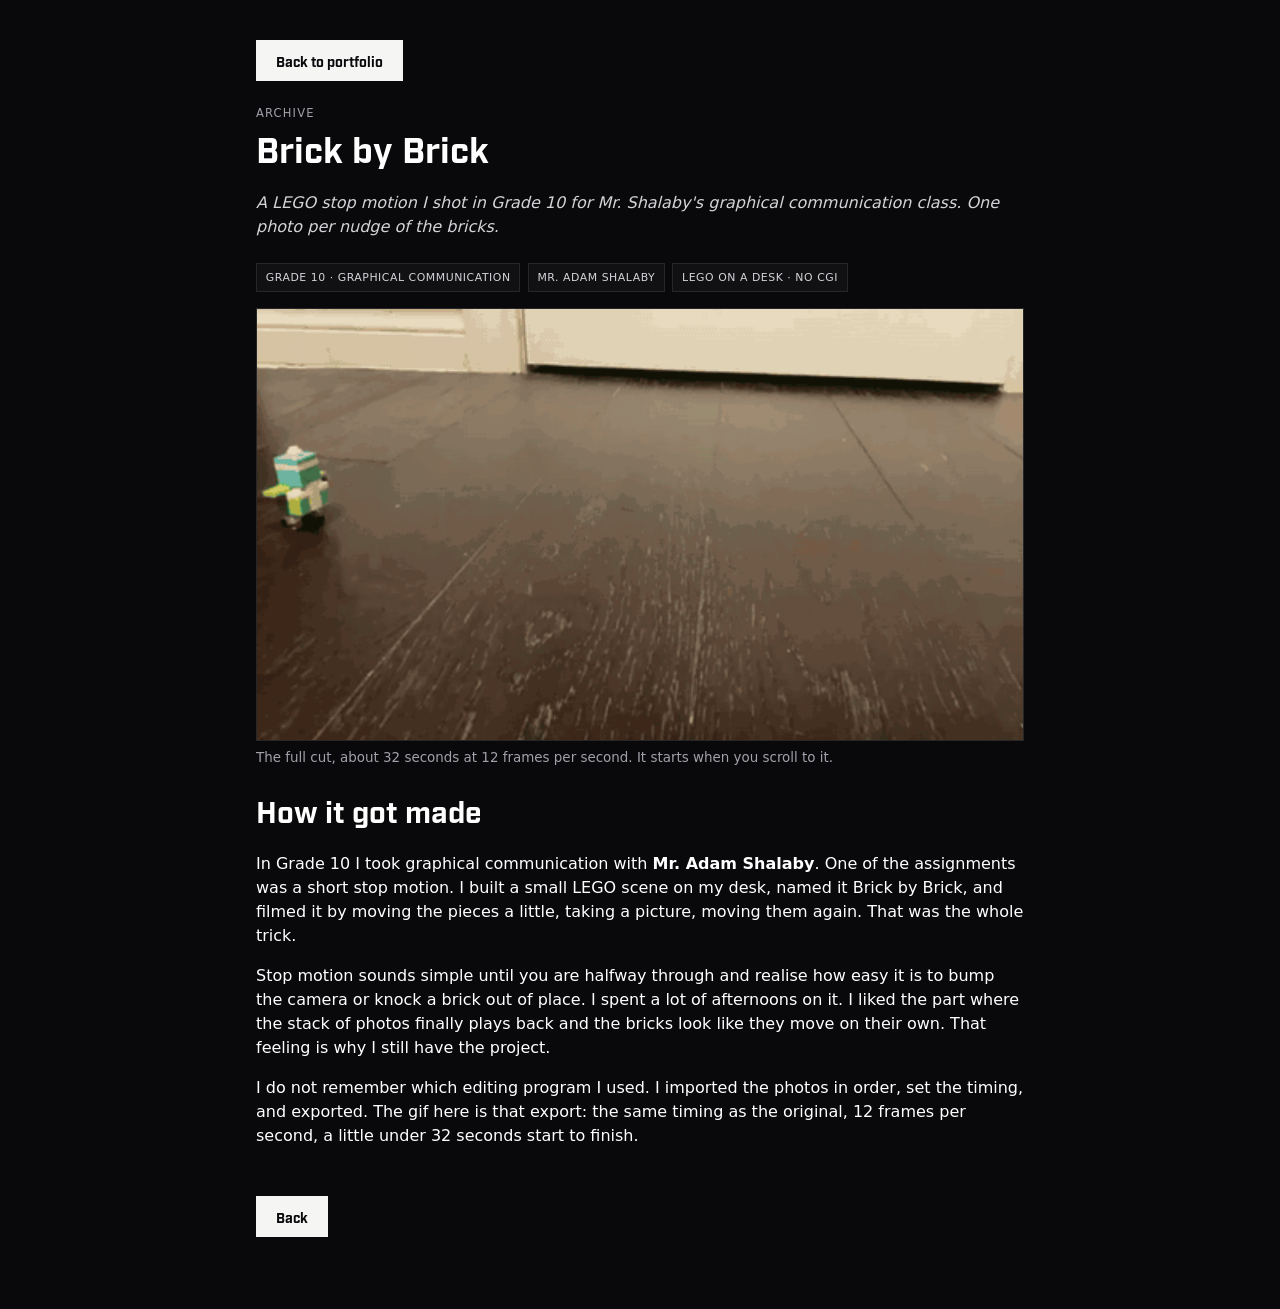
<file: brick-by-brick.html>
<!DOCTYPE html>
<html lang="en">
  <head>
    <meta charset="UTF-8" />
    <meta
      name="description"
      content="Brick by Brick: a Grade 10 LEGO stop motion project for graphical communication with Mr. Adam Shalaby."
    />
    <meta name="viewport" content="width=device-width, initial-scale=1.0" />
    <link rel="icon" href="favicon.svg" type="image/svg+xml" />
    <link rel="icon" href="favicon-512.png" type="image/png" sizes="512x512" />
    <link rel="apple-touch-icon" href="apple-touch-icon.png" />
    <meta name="theme-color" content="#09090b" />
    <title>Brick by Brick | Junye</title>
    <link rel="stylesheet" href="styles.css" />
  </head>
  <body>
    <main class="project-page portfolio-page">
      <header class="portfolio-hero">
        <a class="back-link back-link-ghost" href="index.html">Back to portfolio</a>

        <p class="project-kicker">Archive</p>
        <h1 class="project-page-title">Brick by Brick</h1>

        <p class="project-caption">
          <i>
            A LEGO stop motion I shot in Grade 10 for Mr. Shalaby's graphical
            communication class. One photo per nudge of the bricks.
          </i>
        </p>

        <div class="project-facts">
          <span class="fact-pill">Grade 10 · graphical communication</span>
          <span class="fact-pill">Mr. Adam Shalaby</span>
          <span class="fact-pill">LEGO on a desk · no CGI</span>
        </div>
      </header>

      <figure class="portfolio-figure video-figure">
        <div class="video-wrapper gif-wrapper">
          <img
            class="scroll-gif"
            src="assets/day-logs/brick-by-brick/brick-by-brick-poster.jpg"
            data-gif="assets/day-logs/brick-by-brick/brick-by-brick.gif"
            data-poster="assets/day-logs/brick-by-brick/brick-by-brick-poster.jpg"
            alt="LEGO stop motion from Brick by Brick"
            width="480"
            height="270"
            loading="lazy"
          />
        </div>
        <figcaption>
          The full cut, about 32 seconds at 12 frames per second. It starts when
          you scroll to it.
        </figcaption>
      </figure>

      <section class="project-copy" id="overview">
        <h2 class="project-section-title">How it got made</h2>

        <p>
          In Grade 10 I took graphical communication with
          <strong>Mr. Adam Shalaby</strong>. One of the assignments was a short
          stop motion. I built a small LEGO scene on my desk, named it Brick by
          Brick, and filmed it by moving the pieces a little, taking a picture,
          moving them again. That was the whole trick.
        </p>

        <p>
          Stop motion sounds simple until you are halfway through and realise how
          easy it is to bump the camera or knock a brick out of place. I spent a
          lot of afternoons on it. I liked the part where the stack of photos
          finally plays back and the bricks look like they move on their own. That
          feeling is why I still have the project.
        </p>

        <p>
          I do not remember which editing program I used. I imported the photos in
          order, set the timing, and exported. The gif here is that export: the
          same timing as the original, 12 frames per second, a little under 32
          seconds start to finish.
        </p>
      </section>

      <a class="back-link" href="index.html">Back</a>
    </main>
    <script src="scroll-gif.js"></script>
  </body>
</html>
</file>
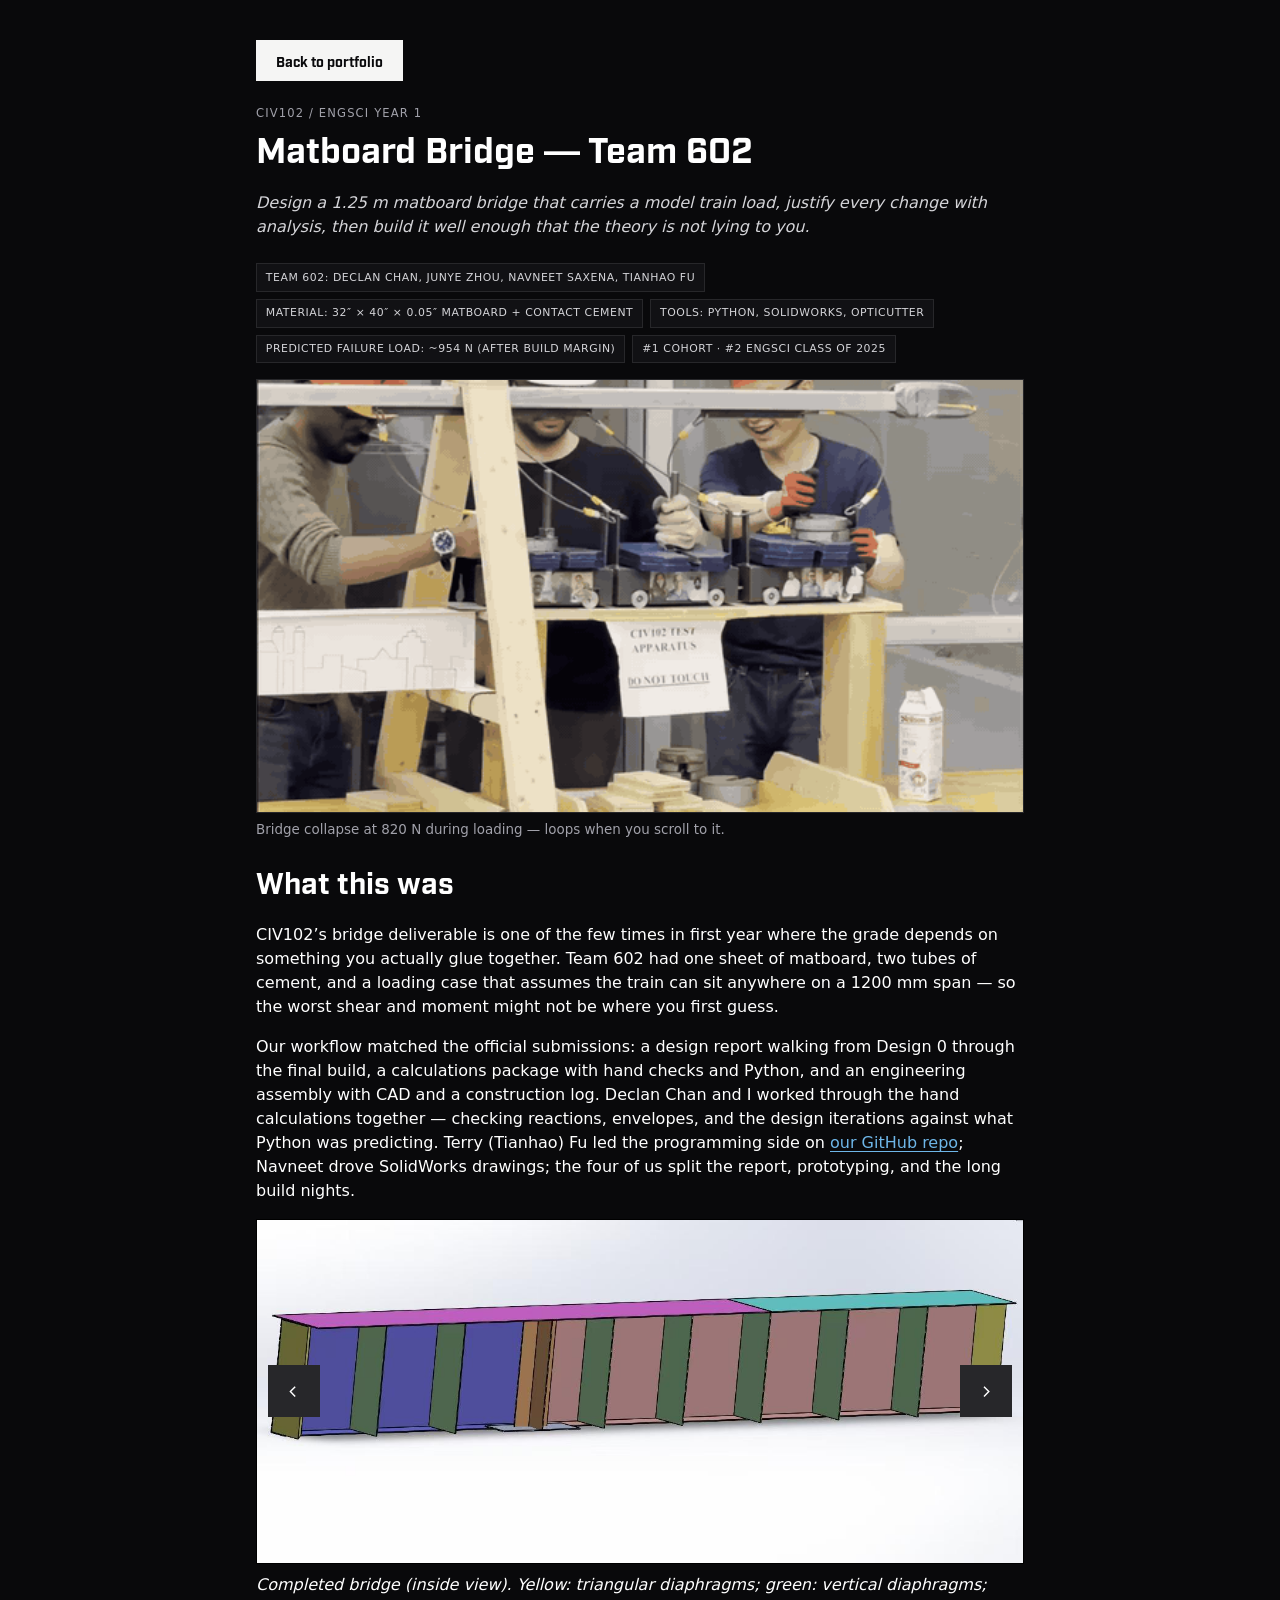
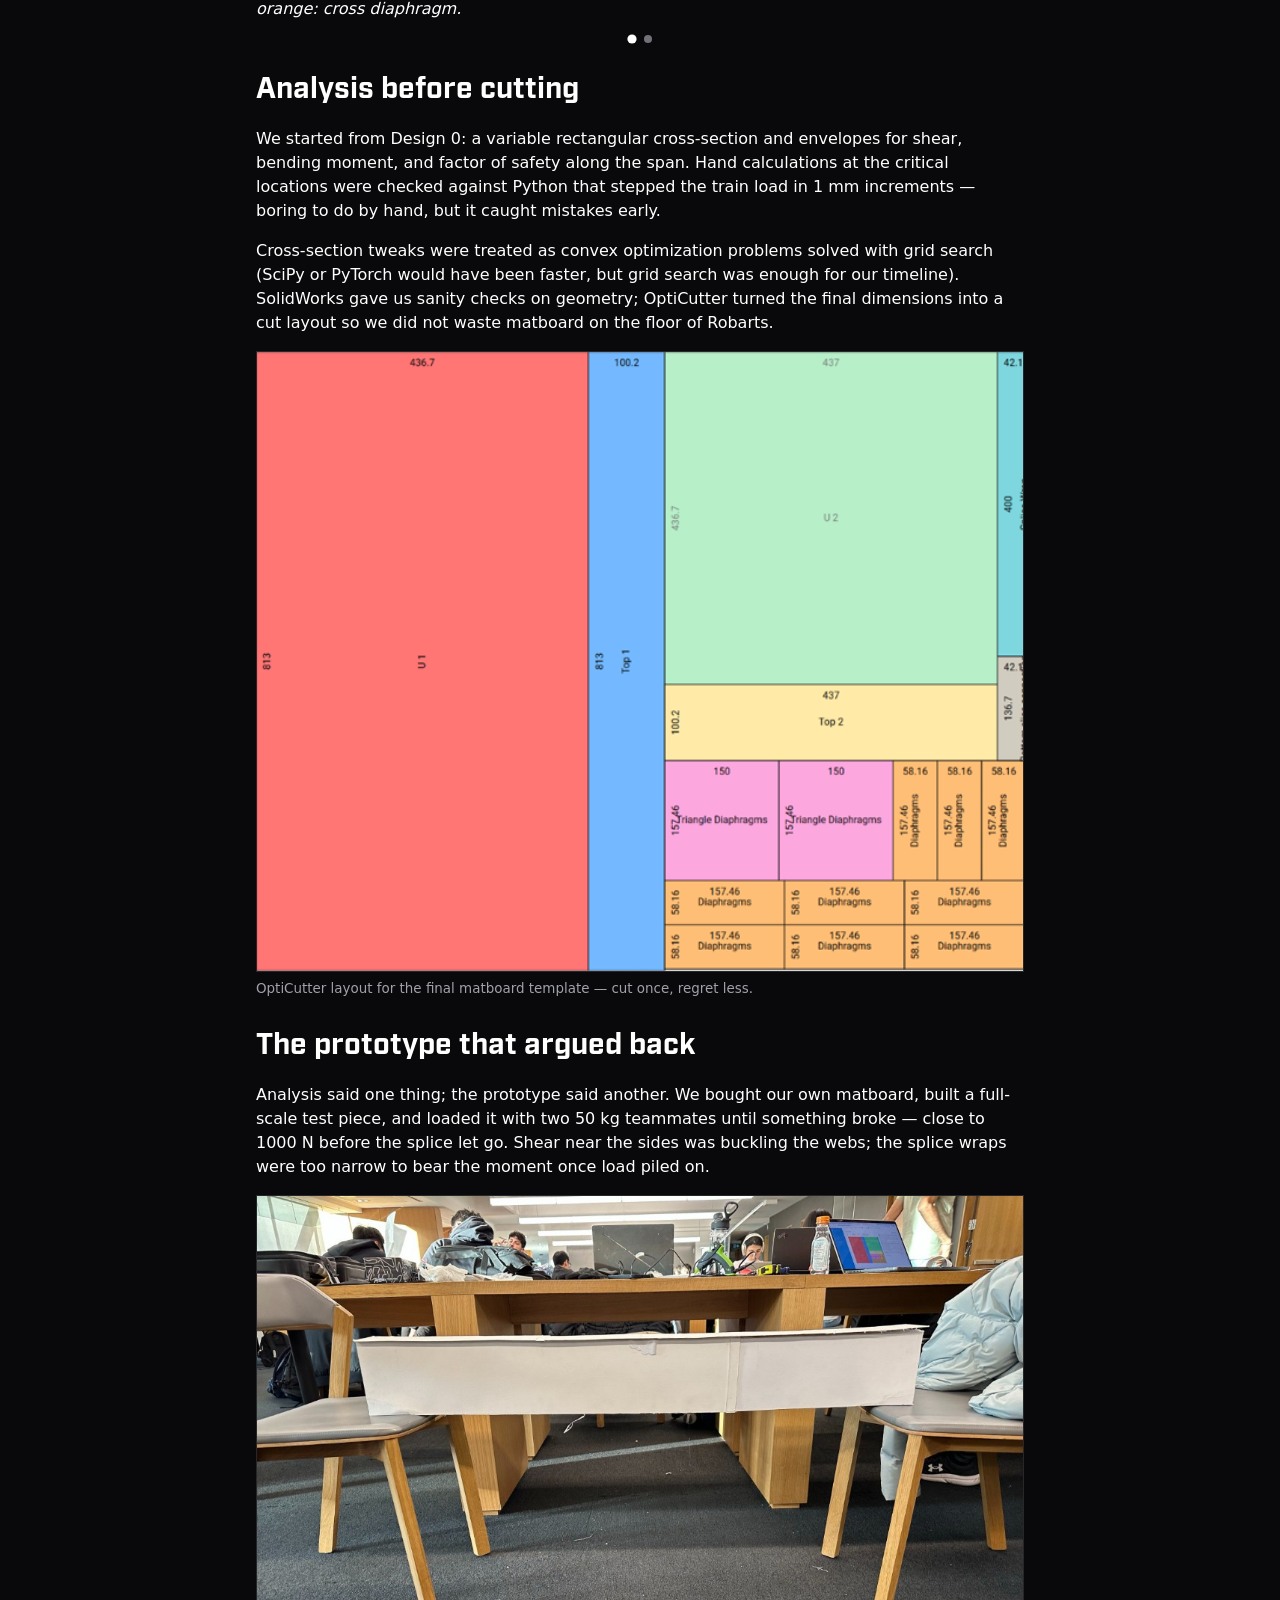
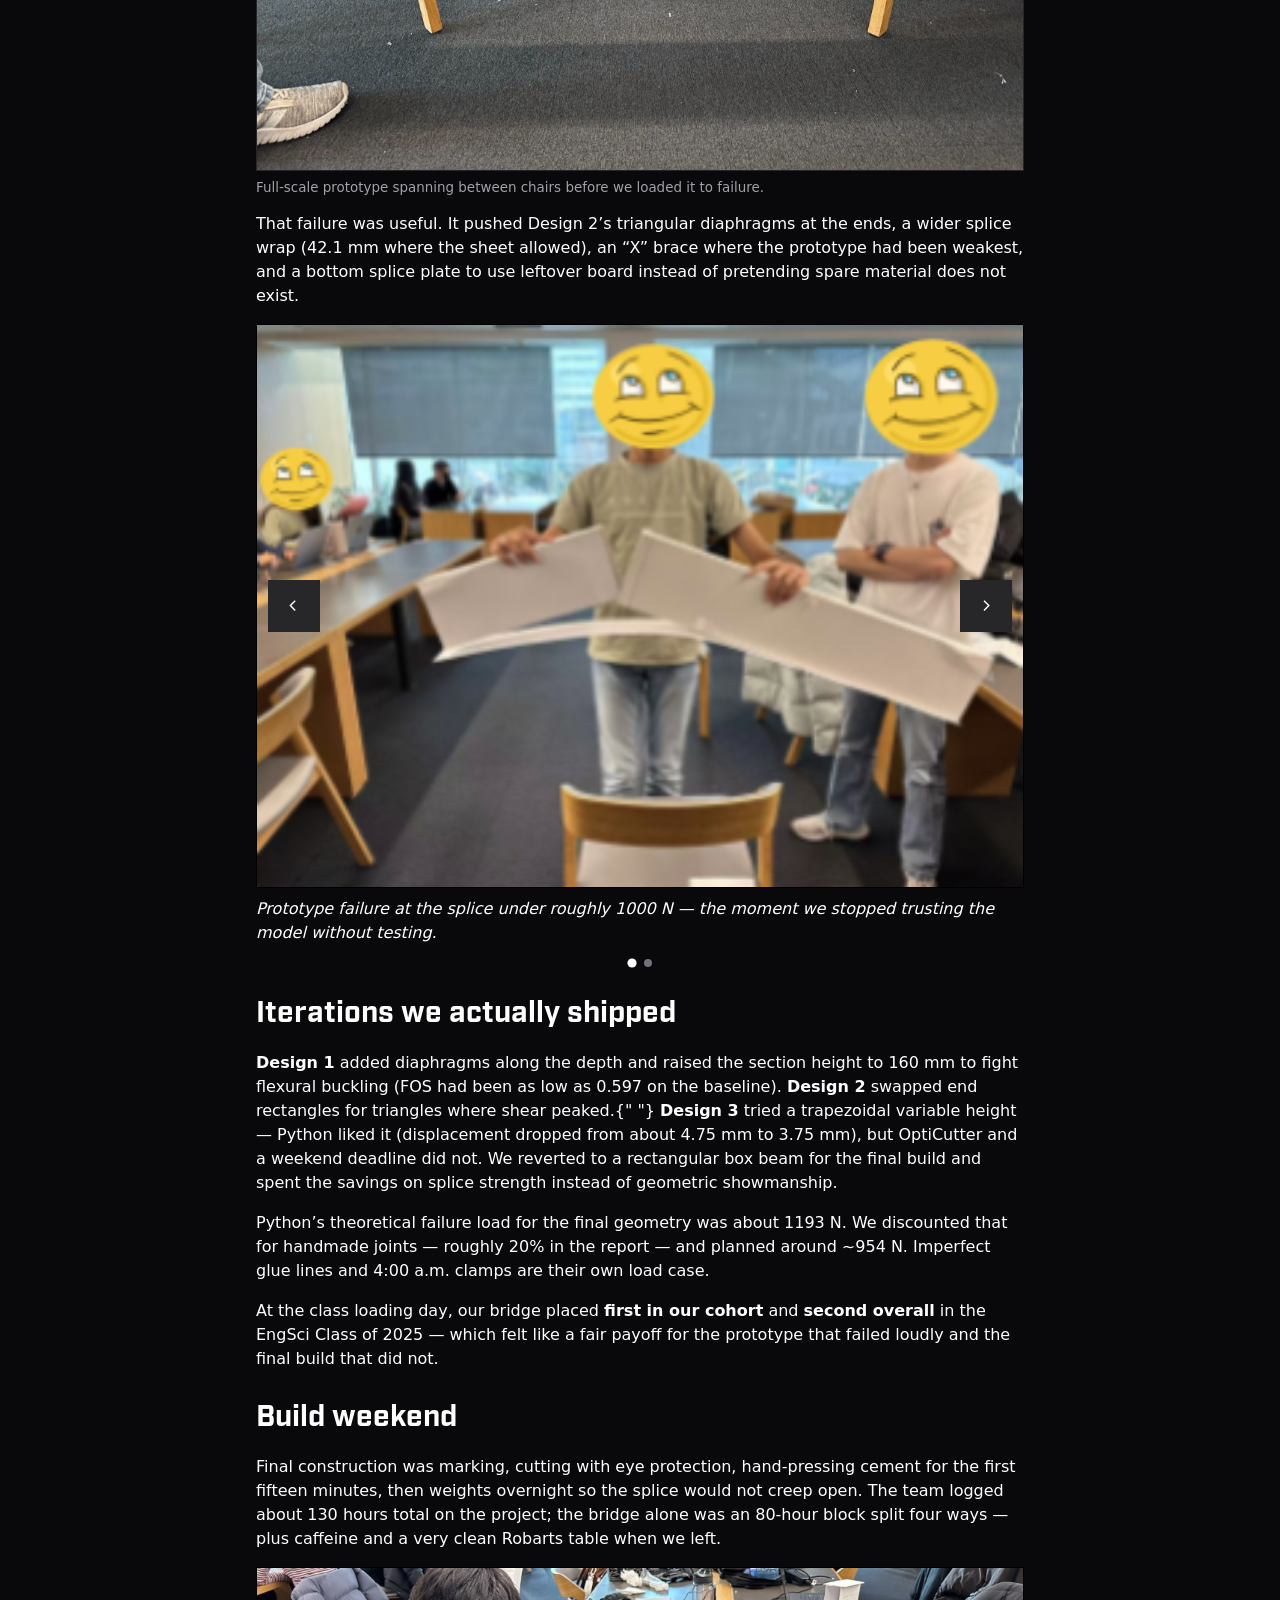
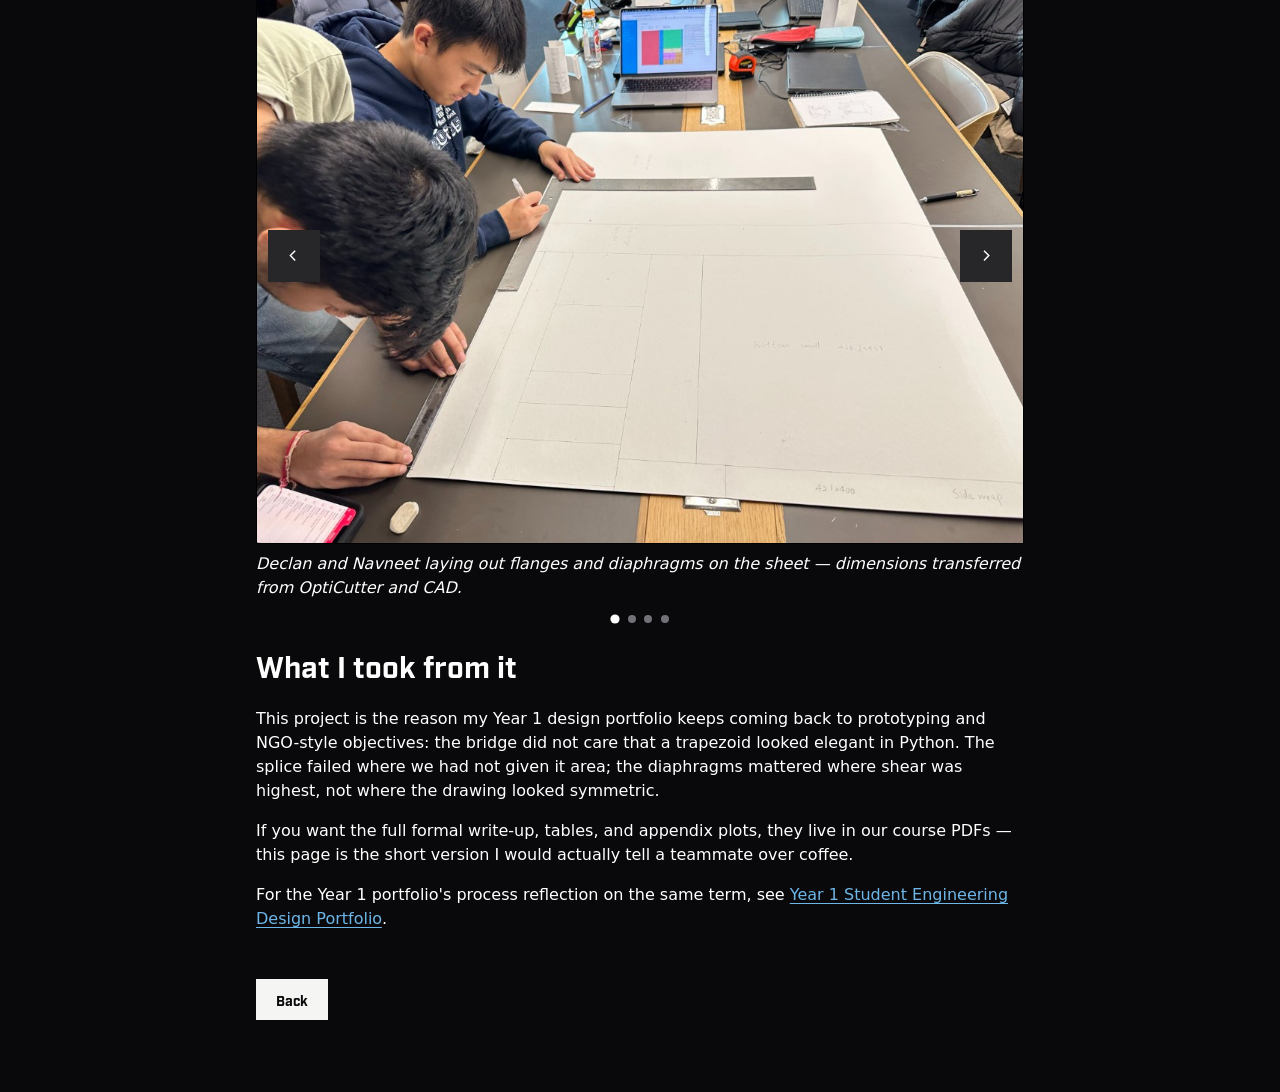
<file: civ102-matboard-bridge.html>
<!DOCTYPE html>
<html lang="en">
  <head>
    <meta charset="UTF-8" />
    <meta
      name="description"
      content="CIV102 Team 602 matboard bridge: structural analysis in Python, prototyping, and a final build for EngSci first year."
    />
    <meta name="viewport" content="width=device-width, initial-scale=1.0" />
    <link rel="icon" href="favicon.svg" type="image/svg+xml" />
    <link rel="icon" href="favicon-512.png" type="image/png" sizes="512x512" />
    <link rel="apple-touch-icon" href="apple-touch-icon.png" />
    <meta name="theme-color" content="#09090b" />
    <title>CIV102 Matboard Bridge | Team 602 | Junye</title>
    <link rel="stylesheet" href="styles.css" />
  </head>
  <body>
    <main class="project-page portfolio-page">
      <header class="portfolio-hero">
        <a class="back-link back-link-ghost" href="index.html">Back to portfolio</a>

        <p class="project-kicker">CIV102 / EngSci Year 1</p>
        <h1 class="project-page-title">Matboard Bridge — Team 602</h1>

        <p class="project-caption">
          <i>
            Design a 1.25&nbsp;m matboard bridge that carries a model train load,
            justify every change with analysis, then build it well enough that the
            theory is not lying to you.
          </i>
        </p>

        <div class="project-facts">
          <span class="fact-pill">Team 602: Declan Chan, Junye Zhou, Navneet Saxena, Tianhao Fu</span>
          <span class="fact-pill">Material: 32″ × 40″ × 0.05″ matboard + contact cement</span>
          <span class="fact-pill">Tools: Python, SolidWorks, OptiCutter</span>
          <span class="fact-pill">Predicted failure load: ~954 N (after build margin)</span>
          <span class="fact-pill">#1 cohort · #2 EngSci Class of 2025</span>
        </div>
      </header>

      <figure class="portfolio-figure video-figure">
        <div class="video-wrapper gif-wrapper">
          <img
            class="scroll-gif"
            src="assets/civ102-bridge/bridge-collapse-poster.jpg"
            data-gif="assets/civ102-bridge/bridge-collapse.gif"
            data-poster="assets/civ102-bridge/bridge-collapse-poster.jpg"
            alt="Matboard bridge collapsing under load at 820 newtons"
            width="540"
            height="304"
            loading="eager"
          />
        </div>
        <figcaption>
          Bridge collapse at 820&nbsp;N during loading — loops when you scroll to it.
        </figcaption>
      </figure>

      <section class="project-copy" id="overview">
        <h2 class="project-section-title">What this was</h2>

        <p>
          CIV102’s bridge deliverable is one of the few times in first year where
          the grade depends on something you actually glue together. Team 602 had
          one sheet of matboard, two tubes of cement, and a loading case that
          assumes the train can sit anywhere on a 1200&nbsp;mm span — so the worst
          shear and moment might not be where you first guess.
        </p>

        <p>
          Our workflow matched the official submissions: a design report walking
          from Design&nbsp;0 through the final build, a calculations package with
          hand checks and Python, and an engineering assembly with CAD and a
          construction log. Declan Chan and I worked through the hand calculations
          together — checking reactions, envelopes, and the design iterations
          against what Python was predicting. Terry (Tianhao) Fu led the programming
          side on
          <a href="https://github.com/ATATC/CIV102-Bridge-Project" target="_blank" rel="noreferrer">our GitHub repo</a>;
          Navneet drove SolidWorks drawings; the four of us split the report,
          prototyping, and the long build nights.
        </p>

        <div class="figure-grid two-up">
          <figure class="portfolio-figure">
            <img
              src="assets/year1-portfolio/img-001.jpg"
              alt="Inside view of the completed matboard bridge showing diaphragm layout"
              loading="lazy"
            />
            <figcaption>
              Completed bridge (inside view). Yellow: triangular diaphragms; green:
              vertical diaphragms; orange: cross diaphragm.
            </figcaption>
          </figure>

          <figure class="portfolio-figure">
            <img
              src="assets/year1-portfolio/img-007.png"
              alt="Side-view engineering sketch of the bridge"
              loading="lazy"
            />
            <figcaption>
              Side-view engineering sketch used while laying out cuts and splices.
            </figcaption>
          </figure>
        </div>
      </section>

      <section class="project-copy" id="analysis">
        <h2 class="project-section-title">Analysis before cutting</h2>

        <p>
          We started from Design&nbsp;0: a variable rectangular cross-section and
          envelopes for shear, bending moment, and factor of safety along the
          span. Hand calculations at the critical locations were checked against
          Python that stepped the train load in 1&nbsp;mm increments — boring to do
          by hand, but it caught mistakes early.
        </p>

        <p>
          Cross-section tweaks were treated as convex optimization problems solved
          with grid search (SciPy or PyTorch would have been faster, but grid
          search was enough for our timeline). SolidWorks gave us sanity checks on
          geometry; OptiCutter turned the final dimensions into a cut layout so we
          did not waste matboard on the floor of Robarts.
        </p>

        <figure class="portfolio-figure">
          <img
            src="assets/year1-portfolio/img-002.png"
            alt="OptiCutter layout for matboard pieces"
            loading="lazy"
          />
          <figcaption>
            OptiCutter layout for the final matboard template — cut once, regret
            less.
          </figcaption>
        </figure>
      </section>

      <section class="project-copy" id="prototype">
        <h2 class="project-section-title">The prototype that argued back</h2>

        <p>
          Analysis said one thing; the prototype said another. We bought our own
          matboard, built a full-scale test piece, and loaded it with two
          50&nbsp;kg teammates until something broke — close to 1000&nbsp;N before
          the splice let go. Shear near the sides was buckling the webs; the splice
          wraps were too narrow to bear the moment once load piled on.
        </p>

        <figure class="portfolio-figure">
          <img
            src="assets/civ102-bridge/prototype-span.png"
            alt="Full-scale prototype bridge spanning between two chairs"
            loading="lazy"
          />
          <figcaption>
            Full-scale prototype spanning between chairs before we loaded it to
            failure.
          </figcaption>
        </figure>

        <p>
          That failure was useful. It pushed Design&nbsp;2’s triangular diaphragms
          at the ends, a wider splice wrap (42.1&nbsp;mm where the sheet allowed),
          an “X” brace where the prototype had been weakest, and a bottom splice
          plate to use leftover board instead of pretending spare material does not
          exist.
        </p>

        <div class="figure-grid two-up">
          <figure class="portfolio-figure">
            <img
              src="assets/year1-portfolio/img-005.png"
              alt="Prototype bridge failing at the splice under load"
              loading="lazy"
            />
            <figcaption>
              Prototype failure at the splice under roughly 1000&nbsp;N — the moment
              we stopped trusting the model without testing.
            </figcaption>
          </figure>

          <figure class="portfolio-figure">
            <img
              src="assets/year1-portfolio/img-004.png"
              alt="Inner view showing triangular diaphragms after redesign"
              loading="lazy"
            />
            <figcaption>
              Triangular diaphragms after iteration — one leg aligned with the
              cross-section so the web could not buckle away from the sides.
            </figcaption>
          </figure>
        </div>
      </section>

      <section class="project-copy" id="iterations">
        <h2 class="project-section-title">Iterations we actually shipped</h2>

        <p>
          <strong>Design&nbsp;1</strong> added diaphragms along the depth and raised
          the section height to 160&nbsp;mm to fight flexural buckling (FOS had
          been as low as 0.597 on the baseline). <strong>Design&nbsp;2</strong>
          swapped end rectangles for triangles where shear peaked.{" "}
          <strong>Design&nbsp;3</strong> tried a trapezoidal variable height —
          Python liked it (displacement dropped from about 4.75&nbsp;mm to
          3.75&nbsp;mm), but OptiCutter and a weekend deadline did not. We
          reverted to a rectangular box beam for the final build and spent the
          savings on splice strength instead of geometric showmanship.
        </p>

        <p>
          Python’s theoretical failure load for the final geometry was about
          1193&nbsp;N. We discounted that for handmade joints — roughly 20% in
          the report — and planned around ~954&nbsp;N. Imperfect glue lines and
          4:00&nbsp;a.m. clamps are their own load case.
        </p>

        <p>
          At the class loading day, our bridge placed <strong>first in our
          cohort</strong> and <strong>second overall</strong> in the EngSci Class
          of 2025 — which felt like a fair payoff for the prototype that failed
          loudly and the final build that did not.
        </p>
      </section>

      <section class="project-copy" id="build">
        <h2 class="project-section-title">Build weekend</h2>

        <p>
          Final construction was marking, cutting with eye protection, hand-pressing
          cement for the first fifteen minutes, then weights overnight so the splice
          would not creep open. The team logged about 130 hours total on the
          project; the bridge alone was an 80-hour block split four ways — plus
          caffeine and a very clean Robarts table when we left.
        </p>

        <div
          class="figure-grid two-up"
          data-gallery-label="Build, layout, and loading"
        >
          <figure class="portfolio-figure">
            <img
              src="assets/civ102-bridge/layout-marking.png"
              alt="Declan and Navneet marking flange and diaphragm pieces on matboard with a framing square"
              loading="lazy"
            />
            <figcaption>
              Declan and Navneet laying out flanges and diaphragms on the sheet —
              dimensions transferred from OptiCutter and CAD.
            </figcaption>
          </figure>

          <figure class="portfolio-figure">
            <img
              src="assets/civ102-bridge/cutting-pieces.png"
              alt="Navneet cutting labeled matboard pieces with a utility knife and framing square"
              loading="lazy"
            />
            <figcaption>
              Navneet cutting labeled pieces (top/bottom flanges, diaphragms, splice
              wraps) with a knife and framing square.
            </figcaption>
          </figure>

          <figure class="portfolio-figure">
            <img
              src="assets/civ102-bridge/report-p4-img3.jpeg"
              alt="Team working on the bridge prototype late at night in a study space"
              loading="lazy"
            />
            <figcaption>
              Late-night prototype work at Robarts Commons.
            </figcaption>
          </figure>

          <figure class="portfolio-figure">
            <img
              src="assets/civ102-bridge/loading-test-dorm.png"
              alt="Final bridge on a dorm desk loaded with water jugs, wipes, and other weights"
              loading="lazy"
            />
            <figcaption>
              Loading the final bridge in Chestnut — household weights stacked along the
              span before failure.
            </figcaption>
          </figure>
        </div>
      </section>

      <section class="project-copy" id="takeaways">
        <h2 class="project-section-title">What I took from it</h2>

        <p>
          This project is the reason my Year&nbsp;1 design portfolio keeps coming
          back to prototyping and NGO-style objectives: the bridge did not care
          that a trapezoid looked elegant in Python. The splice failed where we
          had not given it area; the diaphragms mattered where shear was highest,
          not where the drawing looked symmetric.
        </p>

        <p>
          If you want the full formal write-up, tables, and appendix plots, they
          live in our course PDFs — this page is the short version I would actually
          tell a teammate over coffee.
        </p>

        <p>
          For the Year 1 portfolio's process reflection on the same term, see
          <a href="year1-student-engineering-design-portfolio.html"
            >Year 1 Student Engineering Design Portfolio</a
          >.
        </p>
      </section>

      <a class="back-link" href="index.html">Back</a>
    </main>

    <script src="reference-gallery.js"></script>
    <script src="image-lightbox.js"></script>
    <script src="scroll-gif.js"></script>
  </body>
</html>
</file>
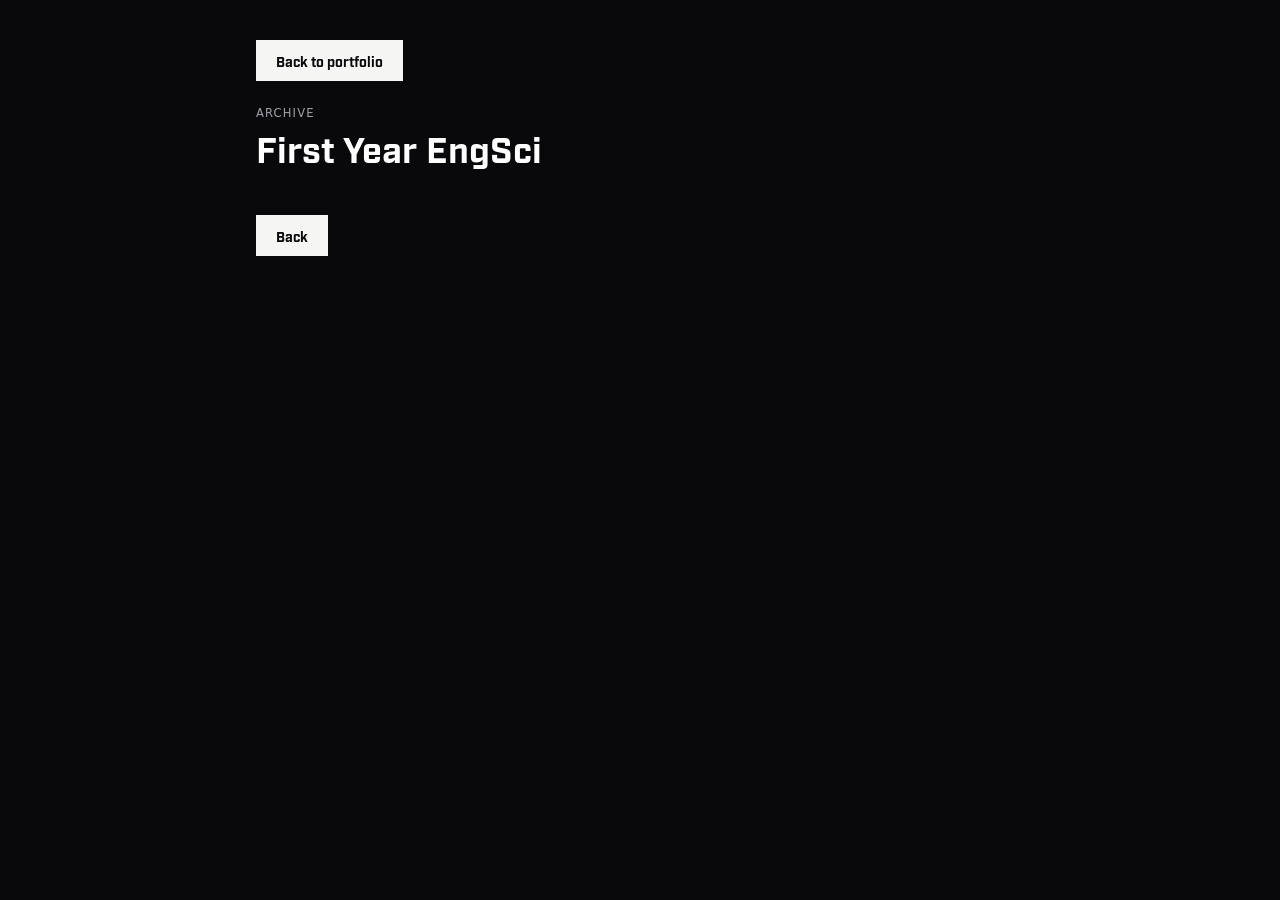
<file: first-year-engsci.html>
<!DOCTYPE html>
<html lang="en">
  <head>
    <meta charset="UTF-8" />
    <meta
      name="description"
      content="First Year EngSci: overview and notes from Year 1 in Engineering Science at UofT."
    />
    <meta name="viewport" content="width=device-width, initial-scale=1.0" />
    <link rel="icon" href="favicon.svg" type="image/svg+xml" />
    <link rel="icon" href="favicon-512.png" type="image/png" sizes="512x512" />
    <link rel="apple-touch-icon" href="apple-touch-icon.png" />
    <meta name="theme-color" content="#09090b" />
    <title>First Year EngSci | Junye</title>
    <link rel="stylesheet" href="styles.css" />
  </head>
  <body>
    <main class="project-page portfolio-page">
      <header class="portfolio-hero">
        <a class="back-link back-link-ghost" href="index.html">Back to portfolio</a>

        <p class="project-kicker">Archive</p>
        <h1 class="project-page-title">First Year EngSci</h1>
      </header>

      <a class="back-link" href="index.html">Back</a>
    </main>
  </body>
</html>
</file>
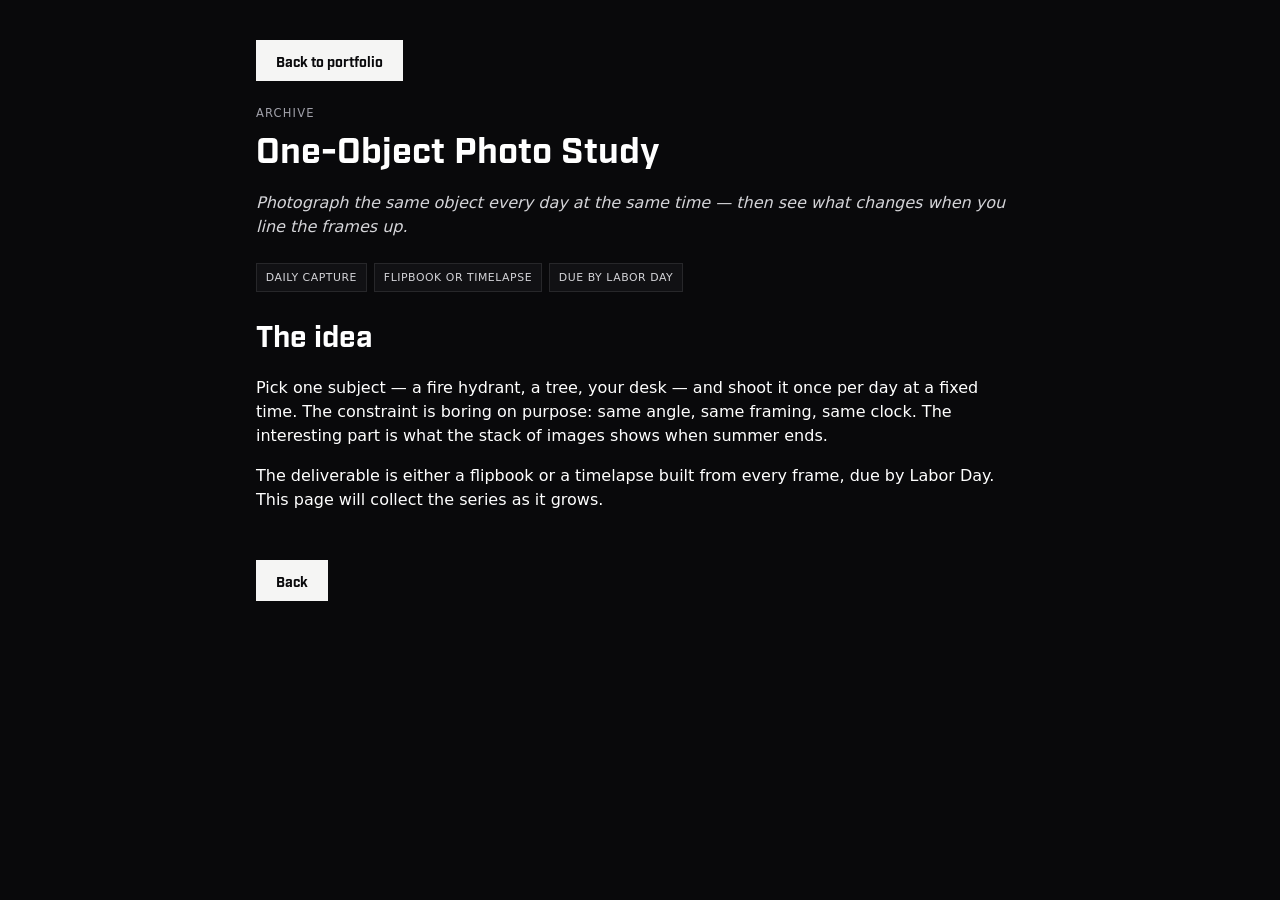
<file: one-object-photo-study.html>
<!DOCTYPE html>
<html lang="en">
  <head>
    <meta charset="UTF-8" />
    <meta
      name="description"
      content="One-Object Photo Study: daily photos of the same subject, compiled into a flipbook or timelapse by Labor Day."
    />
    <meta name="viewport" content="width=device-width, initial-scale=1.0" />
    <link rel="icon" href="favicon.svg" type="image/svg+xml" />
    <link rel="icon" href="favicon-512.png" type="image/png" sizes="512x512" />
    <link rel="apple-touch-icon" href="apple-touch-icon.png" />
    <meta name="theme-color" content="#09090b" />
    <title>One-Object Photo Study | Junye</title>
    <link rel="stylesheet" href="styles.css" />
  </head>
  <body>
    <main class="project-page portfolio-page">
      <header class="portfolio-hero">
        <a class="back-link back-link-ghost" href="index.html">Back to portfolio</a>

        <p class="project-kicker">Archive</p>
        <h1 class="project-page-title">One-Object Photo Study</h1>

        <p class="project-caption">
          <i>
            Photograph the same object every day at the same time — then see what
            changes when you line the frames up.
          </i>
        </p>

        <div class="project-facts">
          <span class="fact-pill">Daily capture</span>
          <span class="fact-pill">Flipbook or timelapse</span>
          <span class="fact-pill">Due by Labor Day</span>
        </div>
      </header>

      <section class="project-copy" id="overview">
        <h2 class="project-section-title">The idea</h2>

        <p>
          Pick one subject — a fire hydrant, a tree, your desk — and shoot it once
          per day at a fixed time. The constraint is boring on purpose: same angle,
          same framing, same clock. The interesting part is what the stack of
          images shows when summer ends.
        </p>

        <p>
          The deliverable is either a flipbook or a timelapse built from every
          frame, due by Labor Day. This page will collect the series as it grows.
        </p>
      </section>

      <a class="back-link" href="index.html">Back</a>
    </main>
  </body>
</html>
</file>
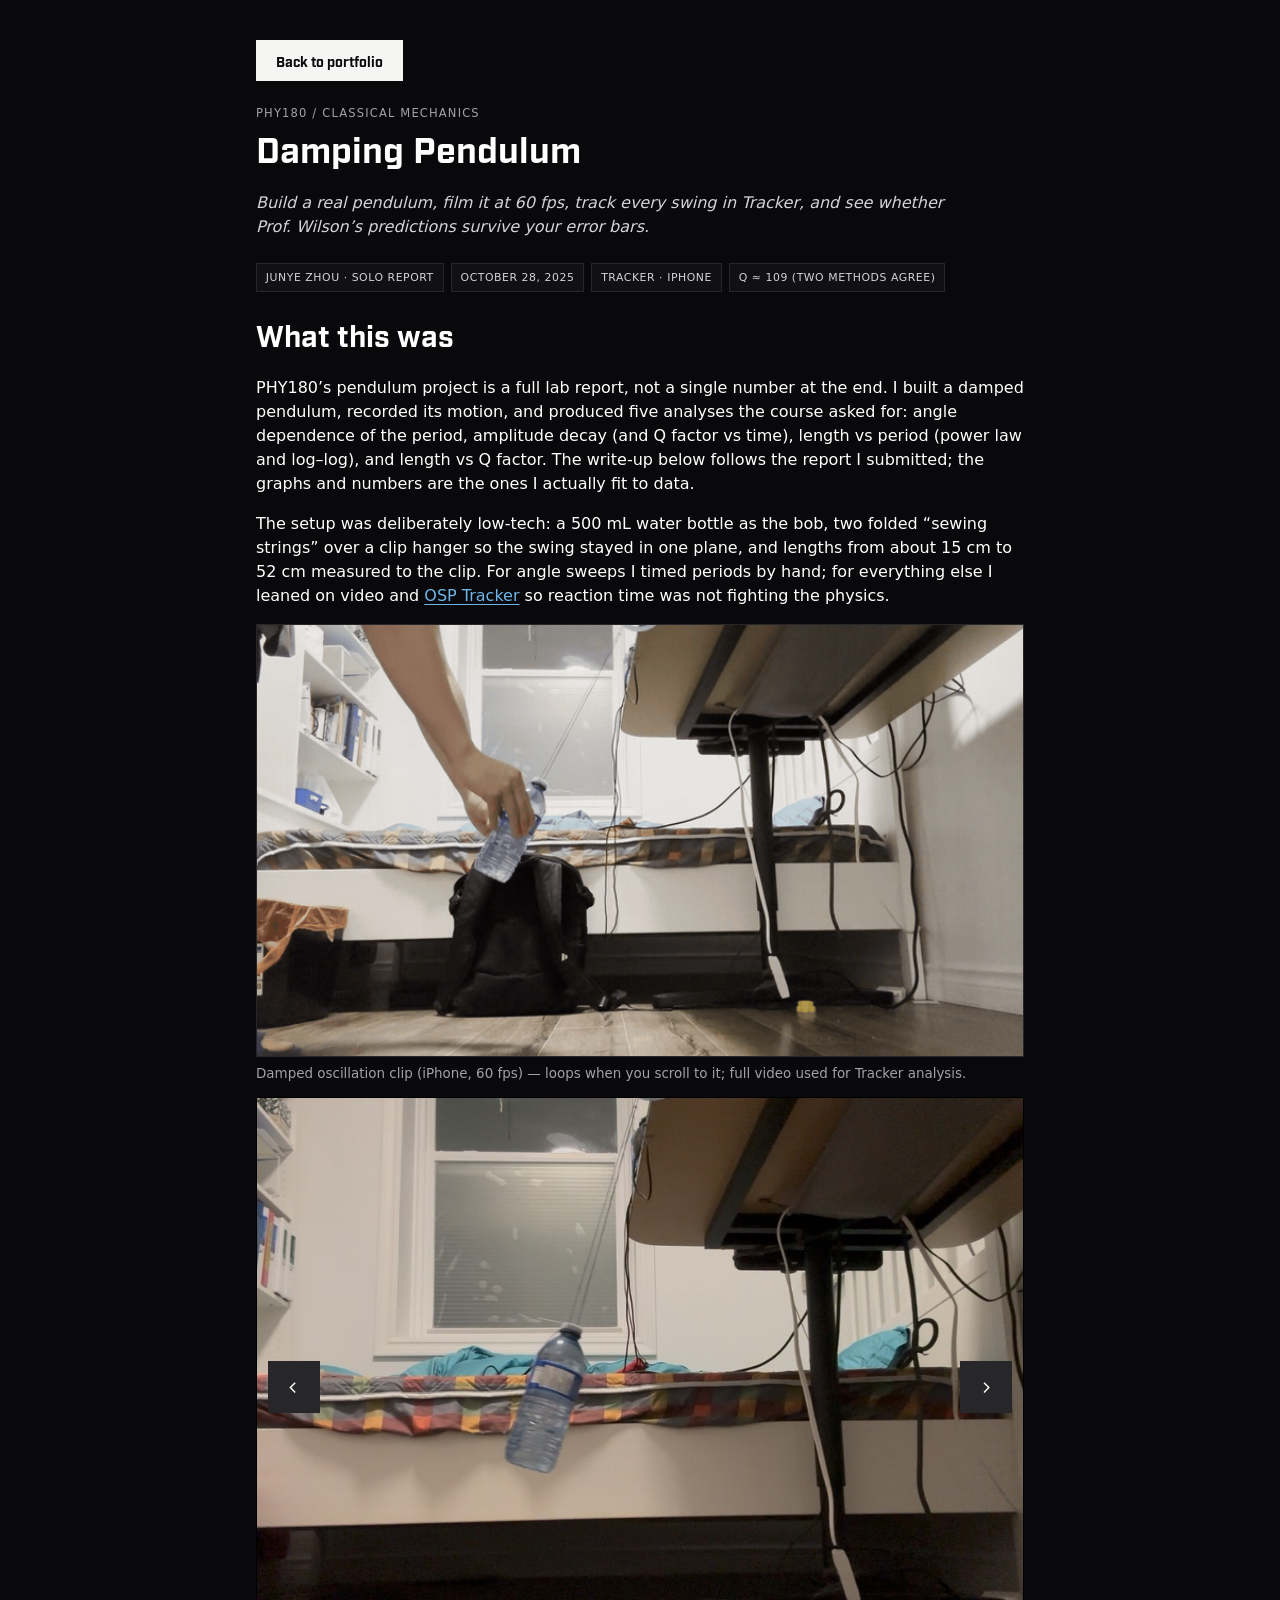
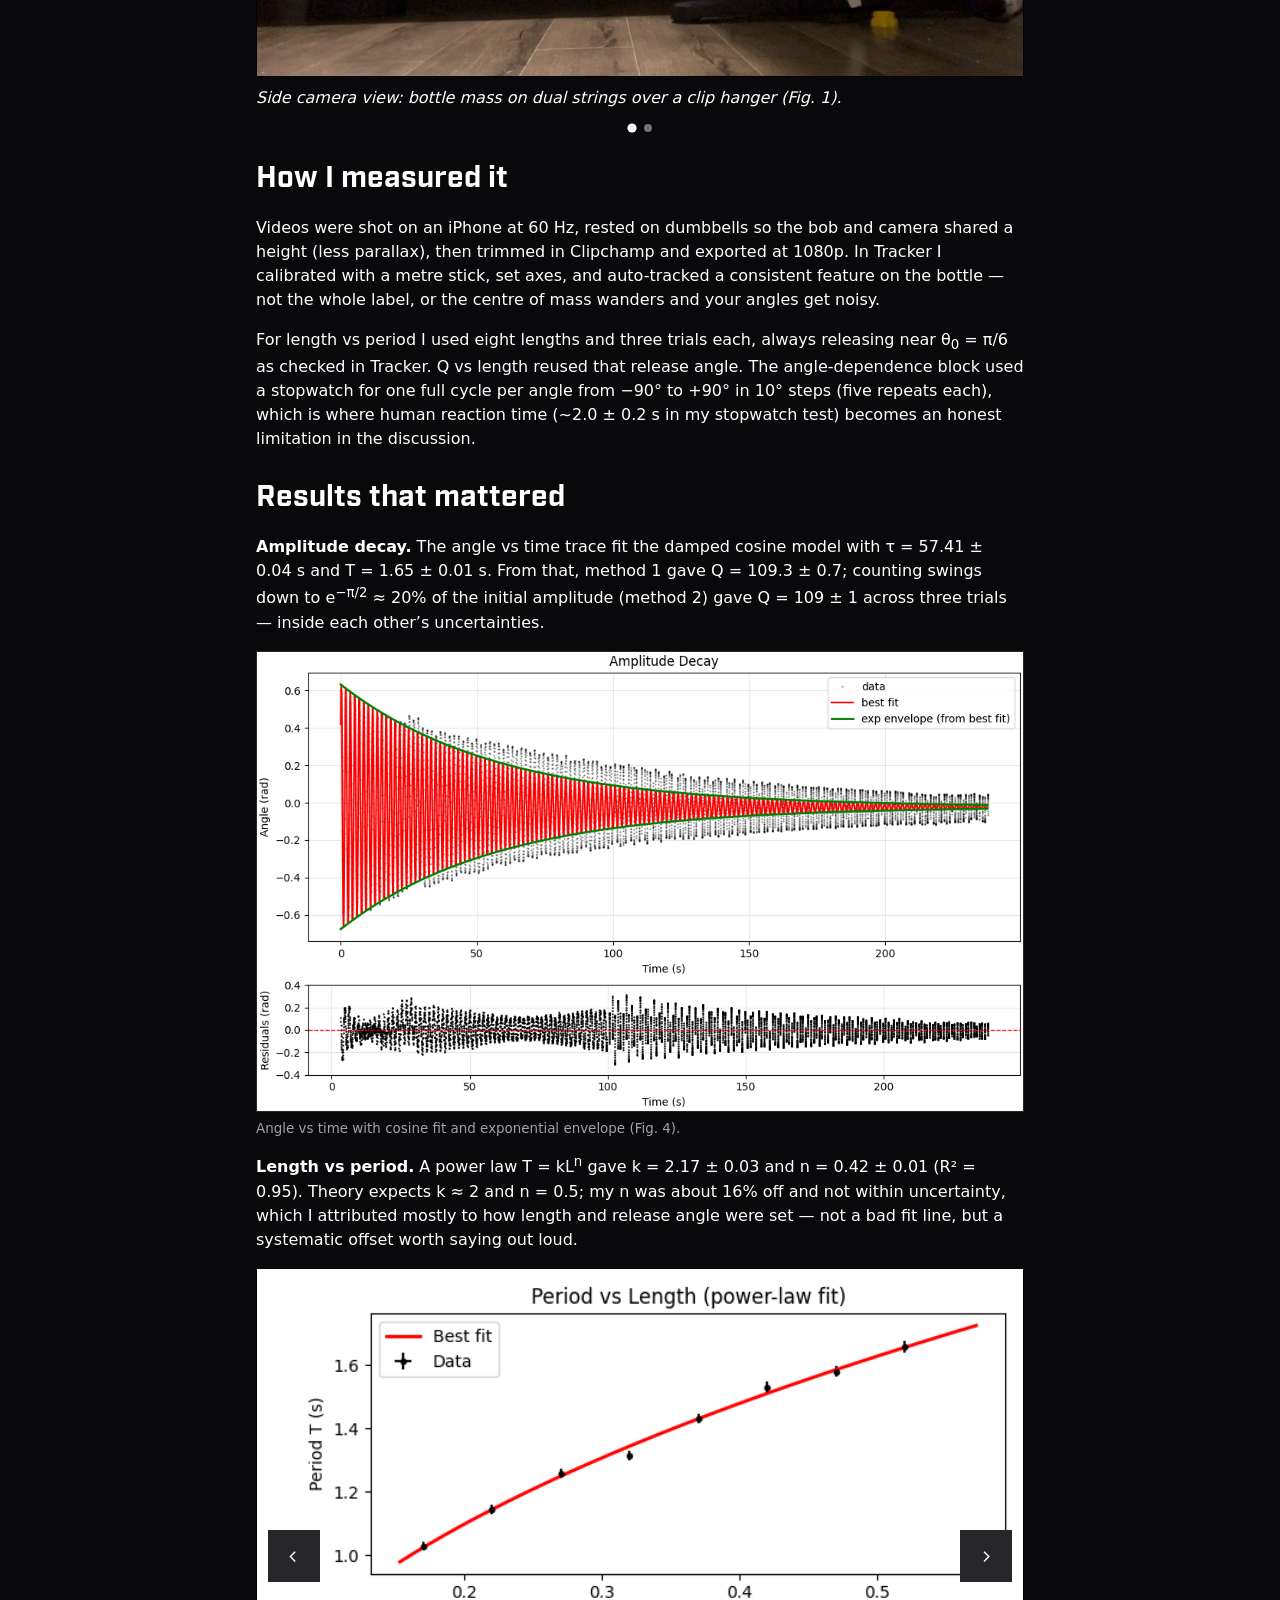
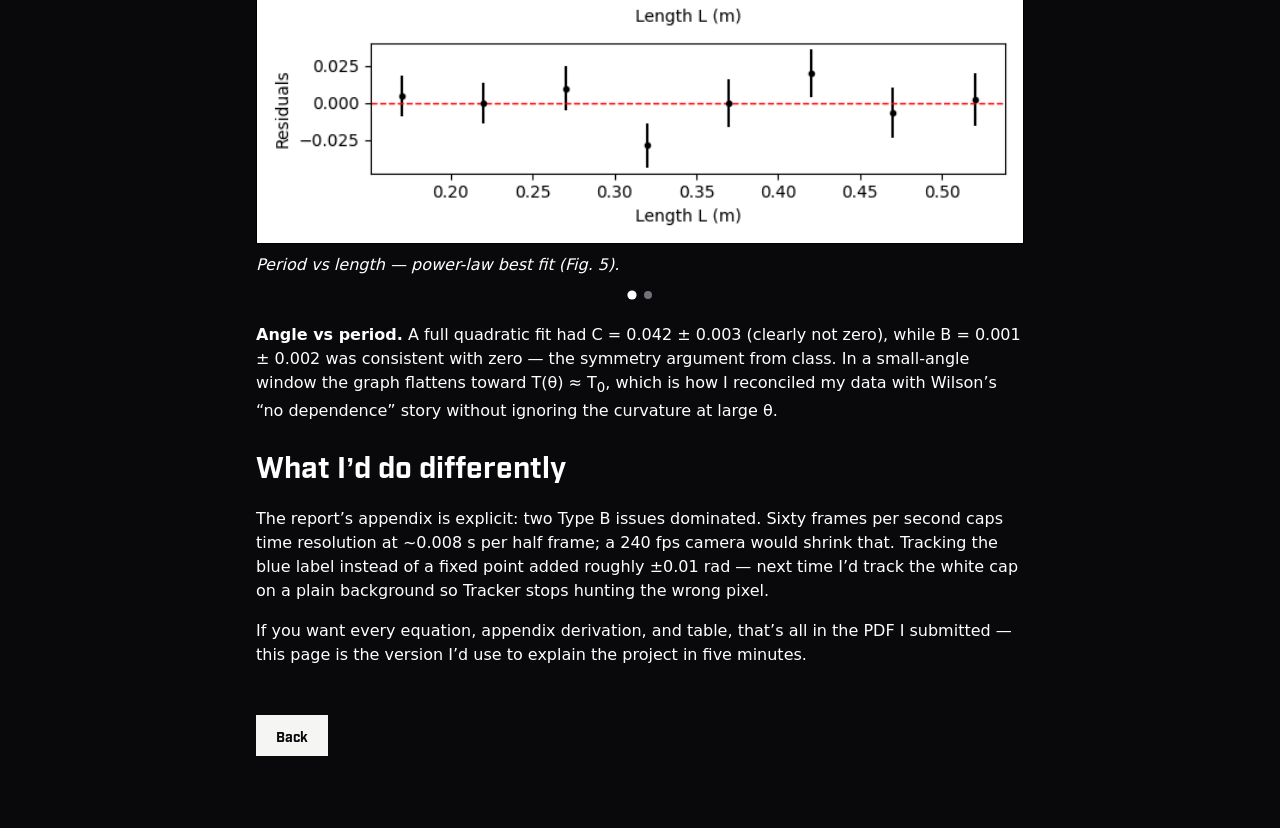
<file: phy180-pendulum.html>
<!DOCTYPE html>
<html lang="en">
  <head>
    <meta charset="UTF-8" />
    <meta
      name="description"
      content="PHY180 damped pendulum lab: video tracking in Tracker, five graphs, and uncertainty analysis by Junye Zhou."
    />
    <meta name="viewport" content="width=device-width, initial-scale=1.0" />
    <link rel="icon" href="favicon.svg" type="image/svg+xml" />
    <link rel="icon" href="favicon-512.png" type="image/png" sizes="512x512" />
    <link rel="apple-touch-icon" href="apple-touch-icon.png" />
    <meta name="theme-color" content="#09090b" />
    <title>Damping Pendulum | Junye</title>
    <link rel="stylesheet" href="styles.css" />
  </head>
  <body>
    <main class="project-page portfolio-page">
      <header class="portfolio-hero">
        <a class="back-link back-link-ghost" href="index.html">Back to portfolio</a>

        <p class="project-kicker">PHY180 / Classical Mechanics</p>
        <h1 class="project-page-title">Damping Pendulum</h1>

        <p class="project-caption">
          <i>
            Build a real pendulum, film it at 60&nbsp;fps, track every swing in
            Tracker, and see whether Prof.&nbsp;Wilson’s predictions survive your
            error bars.
          </i>
        </p>

        <div class="project-facts">
          <span class="fact-pill">Junye Zhou · solo report</span>
          <span class="fact-pill">October 28, 2025</span>
          <span class="fact-pill">Tracker · iPhone</span>
          <span class="fact-pill">Q ≈ 109 (two methods agree)</span>
        </div>
      </header>

      <section class="project-copy" id="overview">
        <h2 class="project-section-title">What this was</h2>

        <p>
          PHY180’s pendulum project is a full lab report, not a single number at
          the end. I built a damped pendulum, recorded its motion, and produced
          five analyses the course asked for: angle dependence of the period,
          amplitude decay (and Q factor vs time), length vs period (power law and
          log–log), and length vs Q factor. The write-up below follows the report I
          submitted; the graphs and numbers are the ones I actually fit to data.
        </p>

        <p>
          The setup was deliberately low-tech: a 500&nbsp;mL water bottle as the
          bob, two folded “sewing strings” over a clip hanger so the swing stayed
          in one plane, and lengths from about 15&nbsp;cm to 52&nbsp;cm measured
          to the clip. For angle sweeps I timed periods by hand; for everything
          else I leaned on video and
          <a href="https://physlets.org/tracker/" target="_blank" rel="noreferrer">OSP Tracker</a>
          so reaction time was not fighting the physics.
        </p>

        <figure class="portfolio-figure video-figure">
          <div class="video-wrapper gif-wrapper">
            <img
              class="scroll-gif"
              src="assets/phy180-pendulum/pendulum-demo-poster.jpg"
              data-gif="assets/phy180-pendulum/pendulum-demo.gif"
              data-poster="assets/phy180-pendulum/pendulum-demo-poster.jpg"
              alt="Damped pendulum oscillating"
              width="720"
              height="405"
              loading="lazy"
            />
          </div>
          <figcaption>
            Damped oscillation clip (iPhone, 60&nbsp;fps) — loops when you scroll
            to it; full video used for Tracker analysis.
          </figcaption>
        </figure>

        <div
          class="figure-grid two-up"
          data-gallery-label="Setup and angle study"
        >
          <figure class="portfolio-figure">
            <img
              src="assets/phy180-pendulum/report-p2-img1.jpeg"
              alt="Side view of the pendulum setup with plastic bottle mass"
              loading="lazy"
            />
            <figcaption>
              Side camera view: bottle mass on dual strings over a clip hanger
              (Fig.&nbsp;1).
            </figcaption>
          </figure>

          <figure class="portfolio-figure">
            <img
              src="assets/phy180-pendulum/report-p3-img2.png"
              alt="Period versus initial release angle with quadratic fit"
              loading="lazy"
            />
            <figcaption>
              Period vs release angle — quadratic fit with
              T<sub>0</sub> = 1.523 ± 0.004&nbsp;s (Fig.&nbsp;3).
            </figcaption>
          </figure>
        </div>
      </section>

      <section class="project-copy" id="method">
        <h2 class="project-section-title">How I measured it</h2>

        <p>
          Videos were shot on an iPhone at 60&nbsp;Hz, rested on dumbbells so the
          bob and camera shared a height (less parallax), then trimmed in
          Clipchamp and exported at 1080p. In Tracker I calibrated with a metre
          stick, set axes, and auto-tracked a consistent feature on the bottle —
          not the whole label, or the centre of mass wanders and your angles get
          noisy.
        </p>

        <p>
          For length vs period I used eight lengths and three trials each, always
          releasing near θ<sub>0</sub> = π/6 as checked in Tracker. Q vs length
          reused that release angle. The angle-dependence block used a stopwatch
          for one full cycle per angle from −90° to +90° in 10° steps (five
          repeats each), which is where human reaction time (~2.0 ± 0.2&nbsp;s in
          my stopwatch test) becomes an honest limitation in the discussion.
        </p>
      </section>

      <section class="project-copy" id="results">
        <h2 class="project-section-title">Results that mattered</h2>

        <p>
          <strong>Amplitude decay.</strong> The angle vs time trace fit the damped
          cosine model with τ = 57.41 ± 0.04&nbsp;s and T = 1.65 ± 0.01&nbsp;s.
          From that, method&nbsp;1 gave Q = 109.3 ± 0.7; counting swings down to
          e<sup>−π/2</sup> ≈ 20% of the initial amplitude (method&nbsp;2) gave
          Q = 109 ± 1 across three trials — inside each other’s uncertainties.
        </p>

        <figure class="portfolio-figure">
          <img
            src="assets/phy180-pendulum/report-p4-img1.png"
            alt="Angle versus time with damped cosine fit and exponential envelope"
            loading="lazy"
          />
          <figcaption>
            Angle vs time with cosine fit and exponential envelope (Fig.&nbsp;4).
          </figcaption>
        </figure>

        <p>
          <strong>Length vs period.</strong> A power law T = kL<sup>n</sup> gave
          k = 2.17 ± 0.03 and n = 0.42 ± 0.01 (R² = 0.95). Theory expects
          k ≈ 2 and n = 0.5; my n was about 16% off and not within uncertainty,
          which I attributed mostly to how length and release angle were set — not
          a bad fit line, but a systematic offset worth saying out loud.
        </p>

        <div
          class="figure-grid two-up"
          data-gallery-label="Length and Q factor plots"
        >
          <figure class="portfolio-figure">
            <img
              src="assets/phy180-pendulum/report-p5-img1.png"
              alt="Period versus length power-law fit"
              loading="lazy"
            />
            <figcaption>
              Period vs length — power-law best fit (Fig.&nbsp;5).
            </figcaption>
          </figure>

          <figure class="portfolio-figure">
            <img
              src="assets/phy180-pendulum/report-p6-img1.png"
              alt="Q factor versus length with cubic fit"
              loading="lazy"
            />
            <figcaption>
              Q vs length — cubic fit, R² = 0.87 (Fig.&nbsp;7). Wilson had no
              fixed prediction here; the curve still looked real for this setup.
            </figcaption>
          </figure>
        </div>

        <p>
          <strong>Angle vs period.</strong> A full quadratic fit had
          C = 0.042 ± 0.003 (clearly not zero), while B = 0.001 ± 0.002 was
          consistent with zero — the symmetry argument from class. In a small-angle
          window the graph flattens toward T(θ) ≈ T<sub>0</sub>, which is how I
          reconciled my data with Wilson’s “no dependence” story without ignoring
          the curvature at large θ.
        </p>
      </section>

      <section class="project-copy" id="takeaways">
        <h2 class="project-section-title">What I’d do differently</h2>

        <p>
          The report’s appendix is explicit: two Type&nbsp;B issues dominated.
          Sixty frames per second caps time resolution at ~0.008&nbsp;s per half
          frame; a 240&nbsp;fps camera would shrink that. Tracking the blue label
          instead of a fixed point added roughly ±0.01&nbsp;rad — next time I’d
          track the white cap on a plain background so Tracker stops hunting the
          wrong pixel.
        </p>

        <p>
          If you want every equation, appendix derivation, and table, that’s all
          in the PDF I submitted — this page is the version I’d use to explain the
          project in five minutes.
        </p>
      </section>

      <a class="back-link" href="index.html">Back</a>
    </main>

    <script src="reference-gallery.js"></script>
    <script src="image-lightbox.js"></script>
    <script src="scroll-gif.js"></script>
  </body>
</html>
</file>
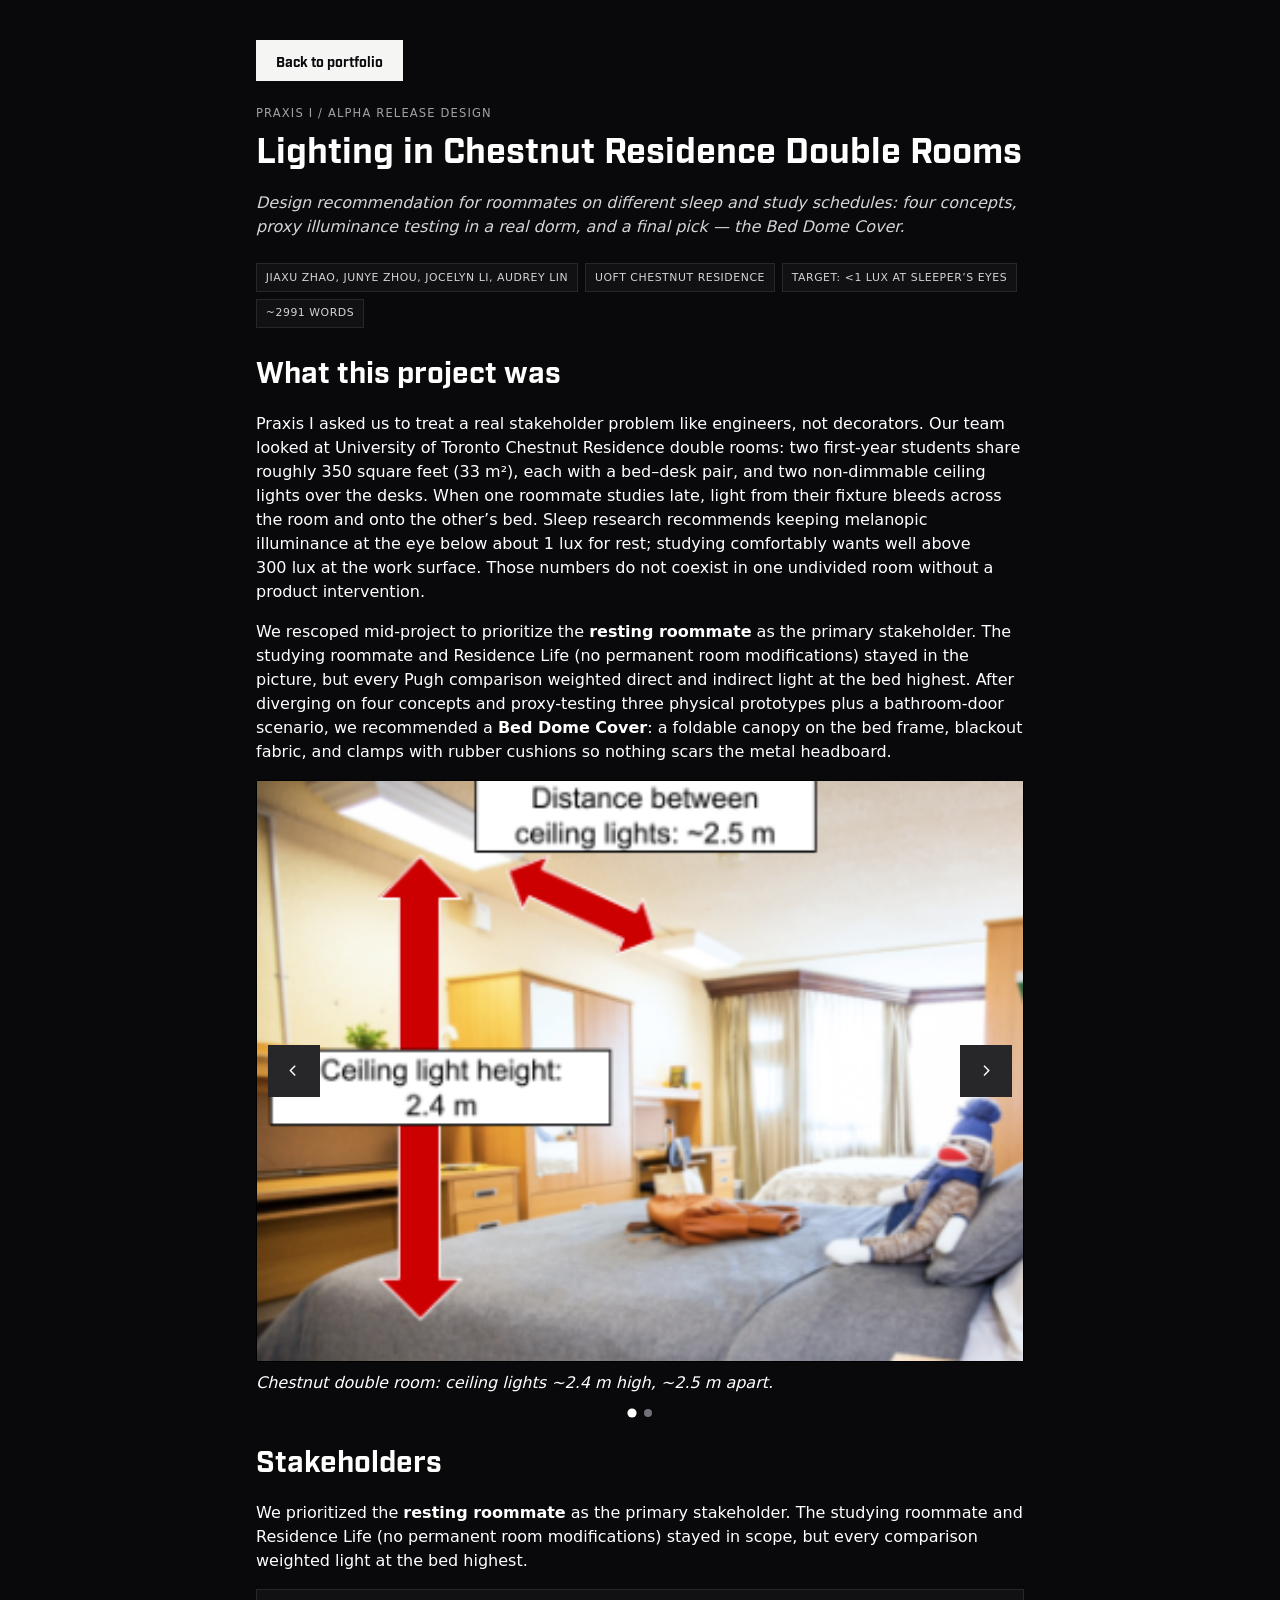
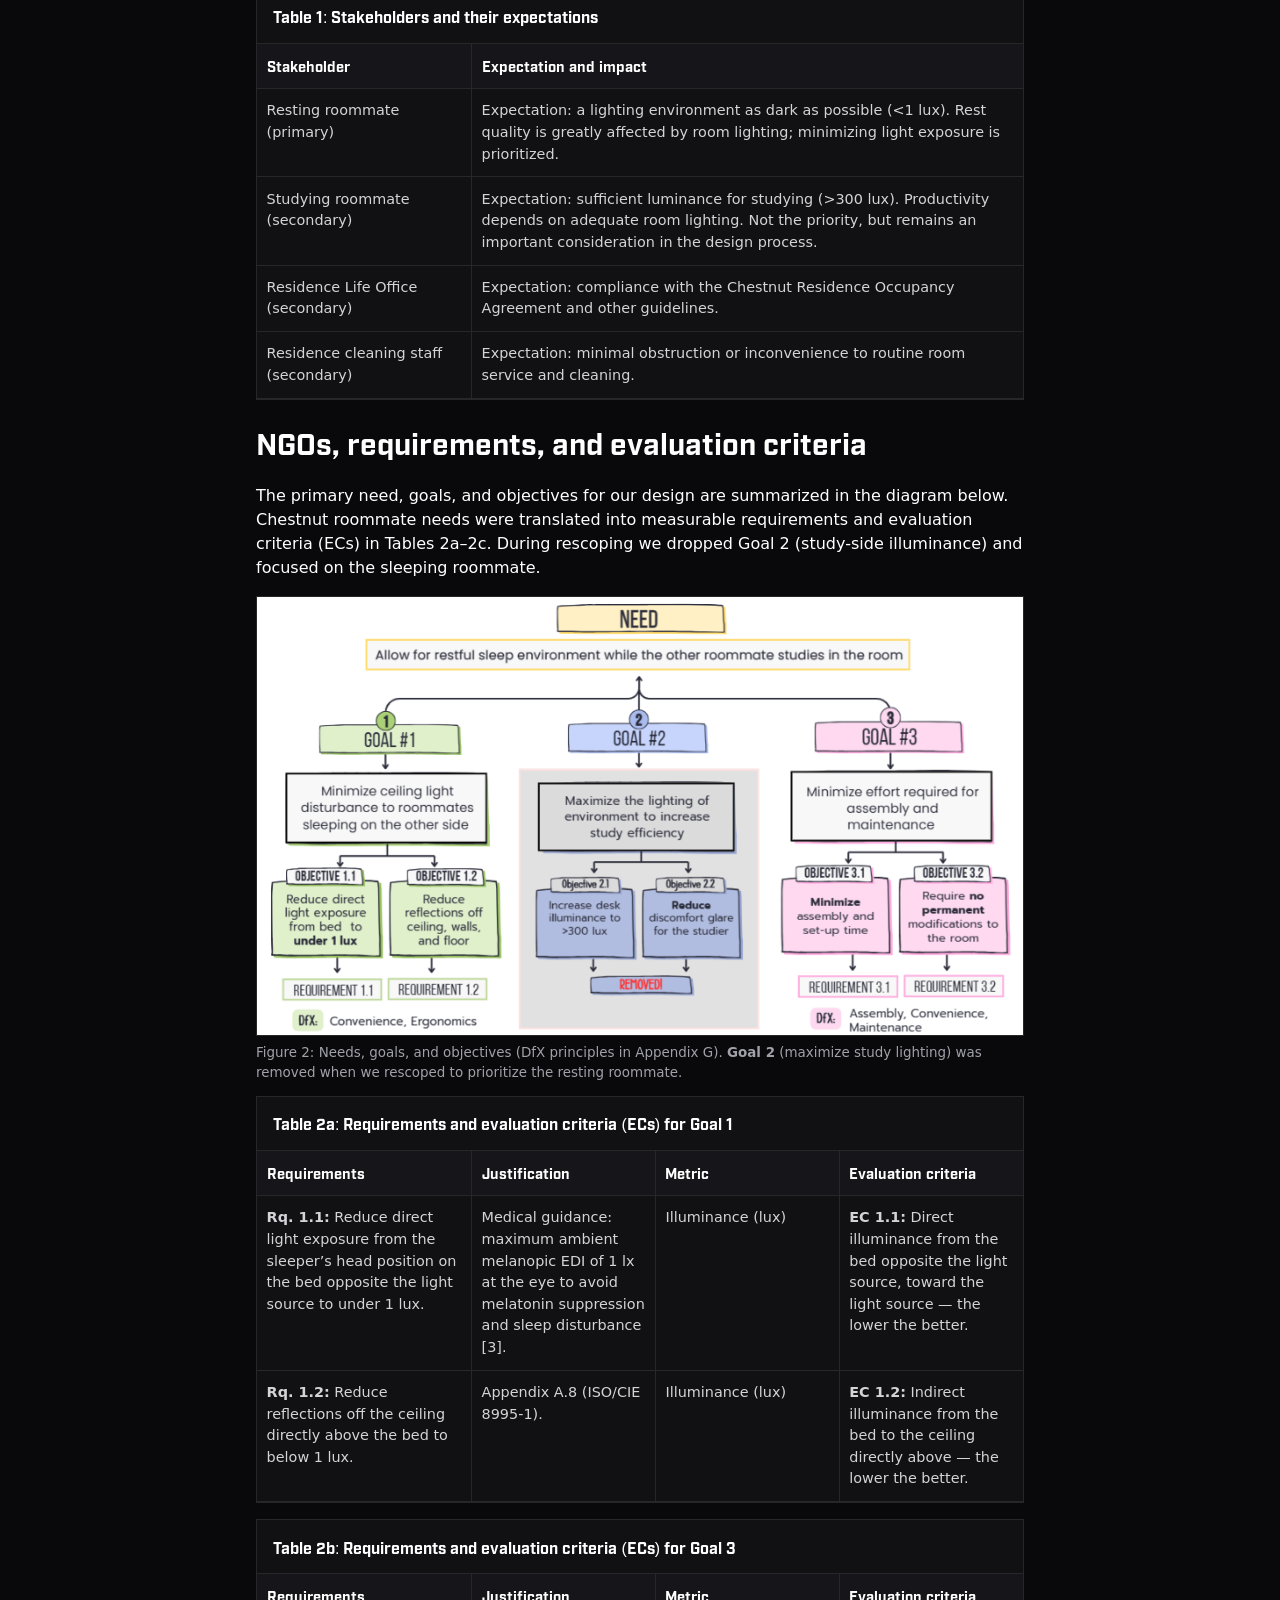
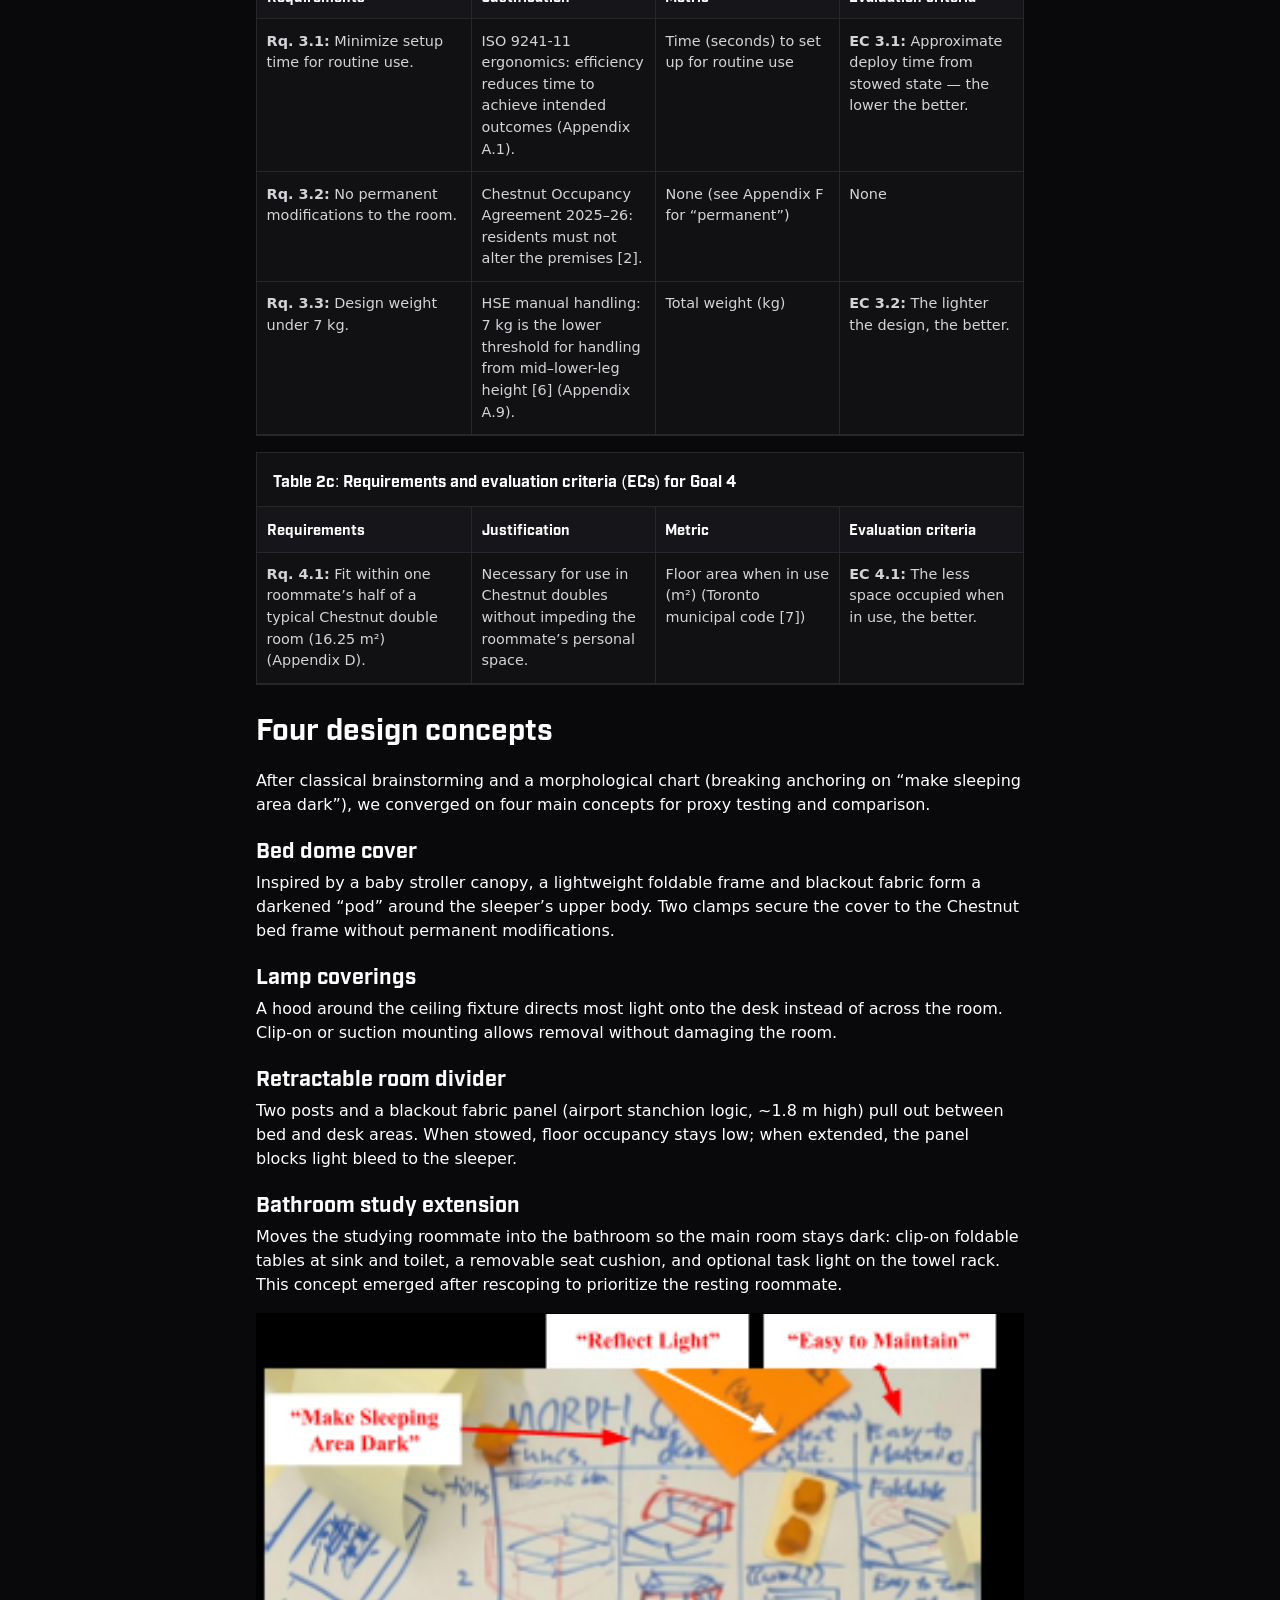
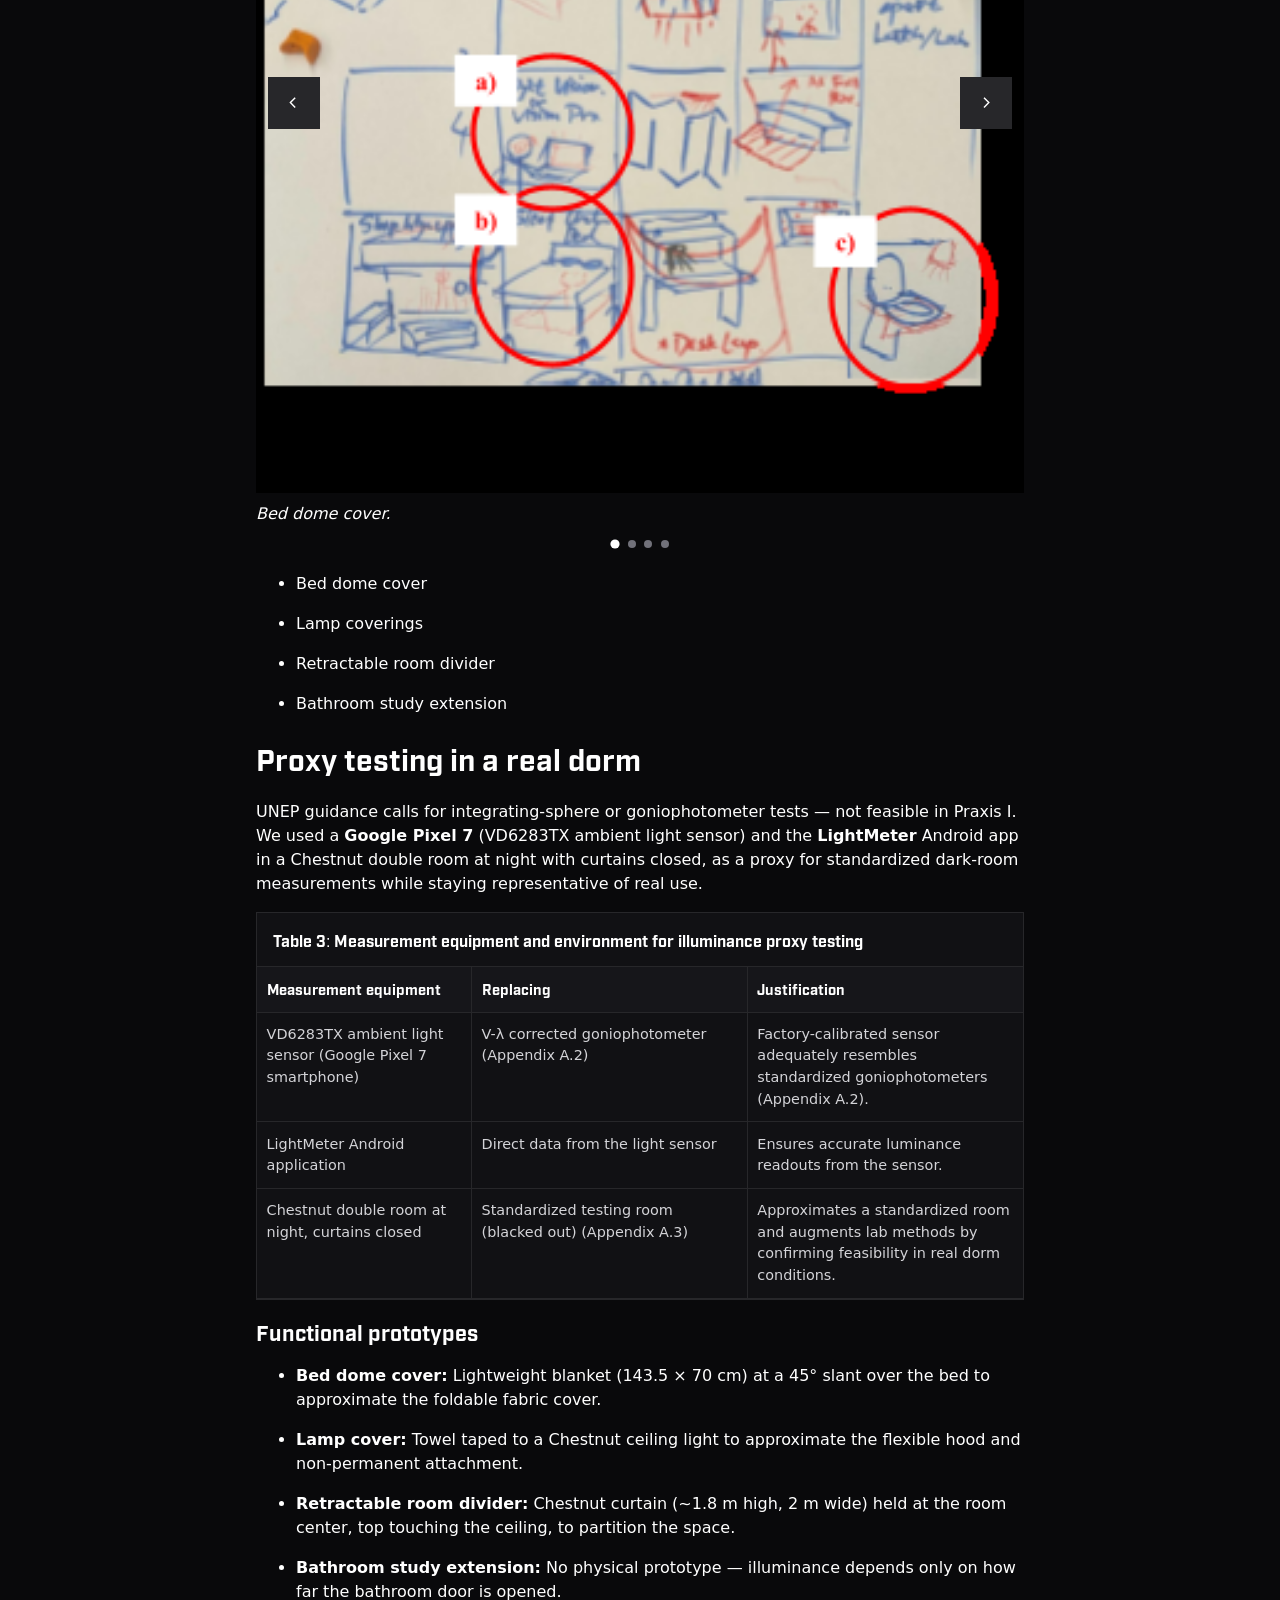
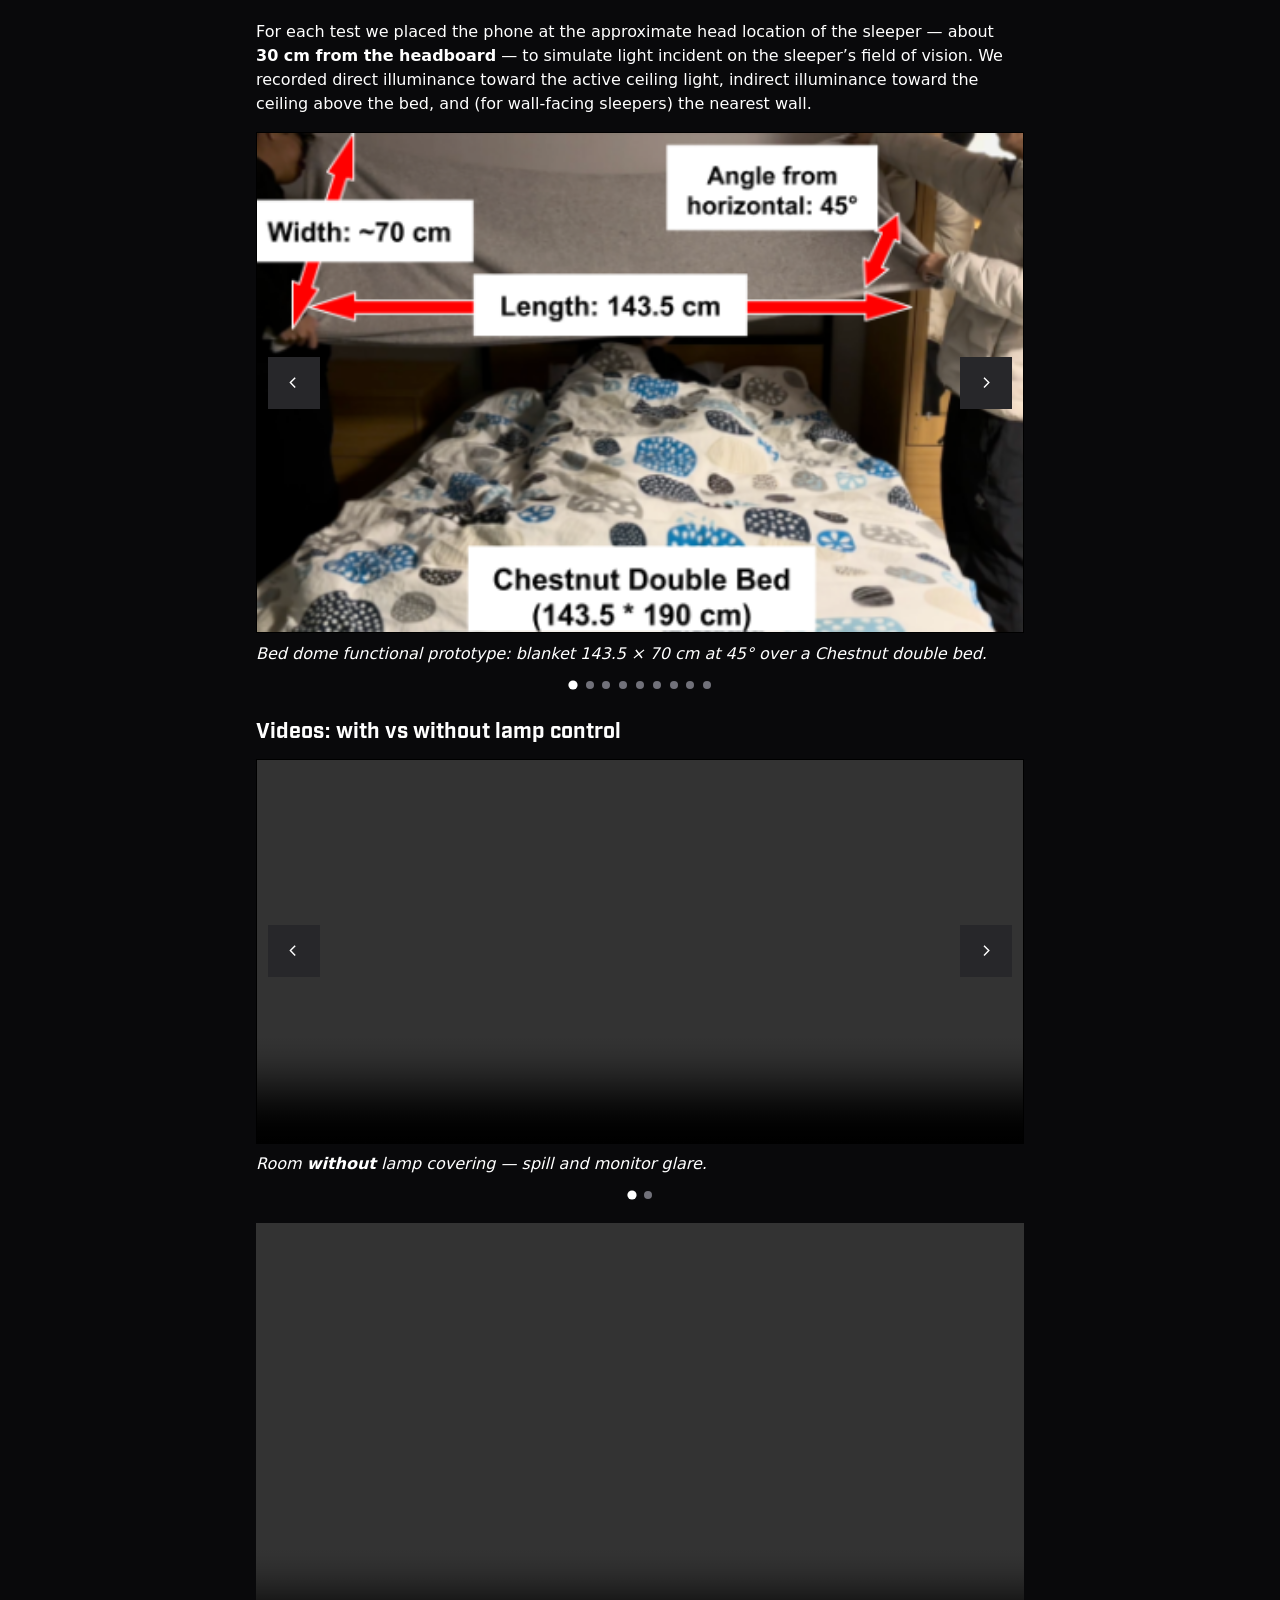
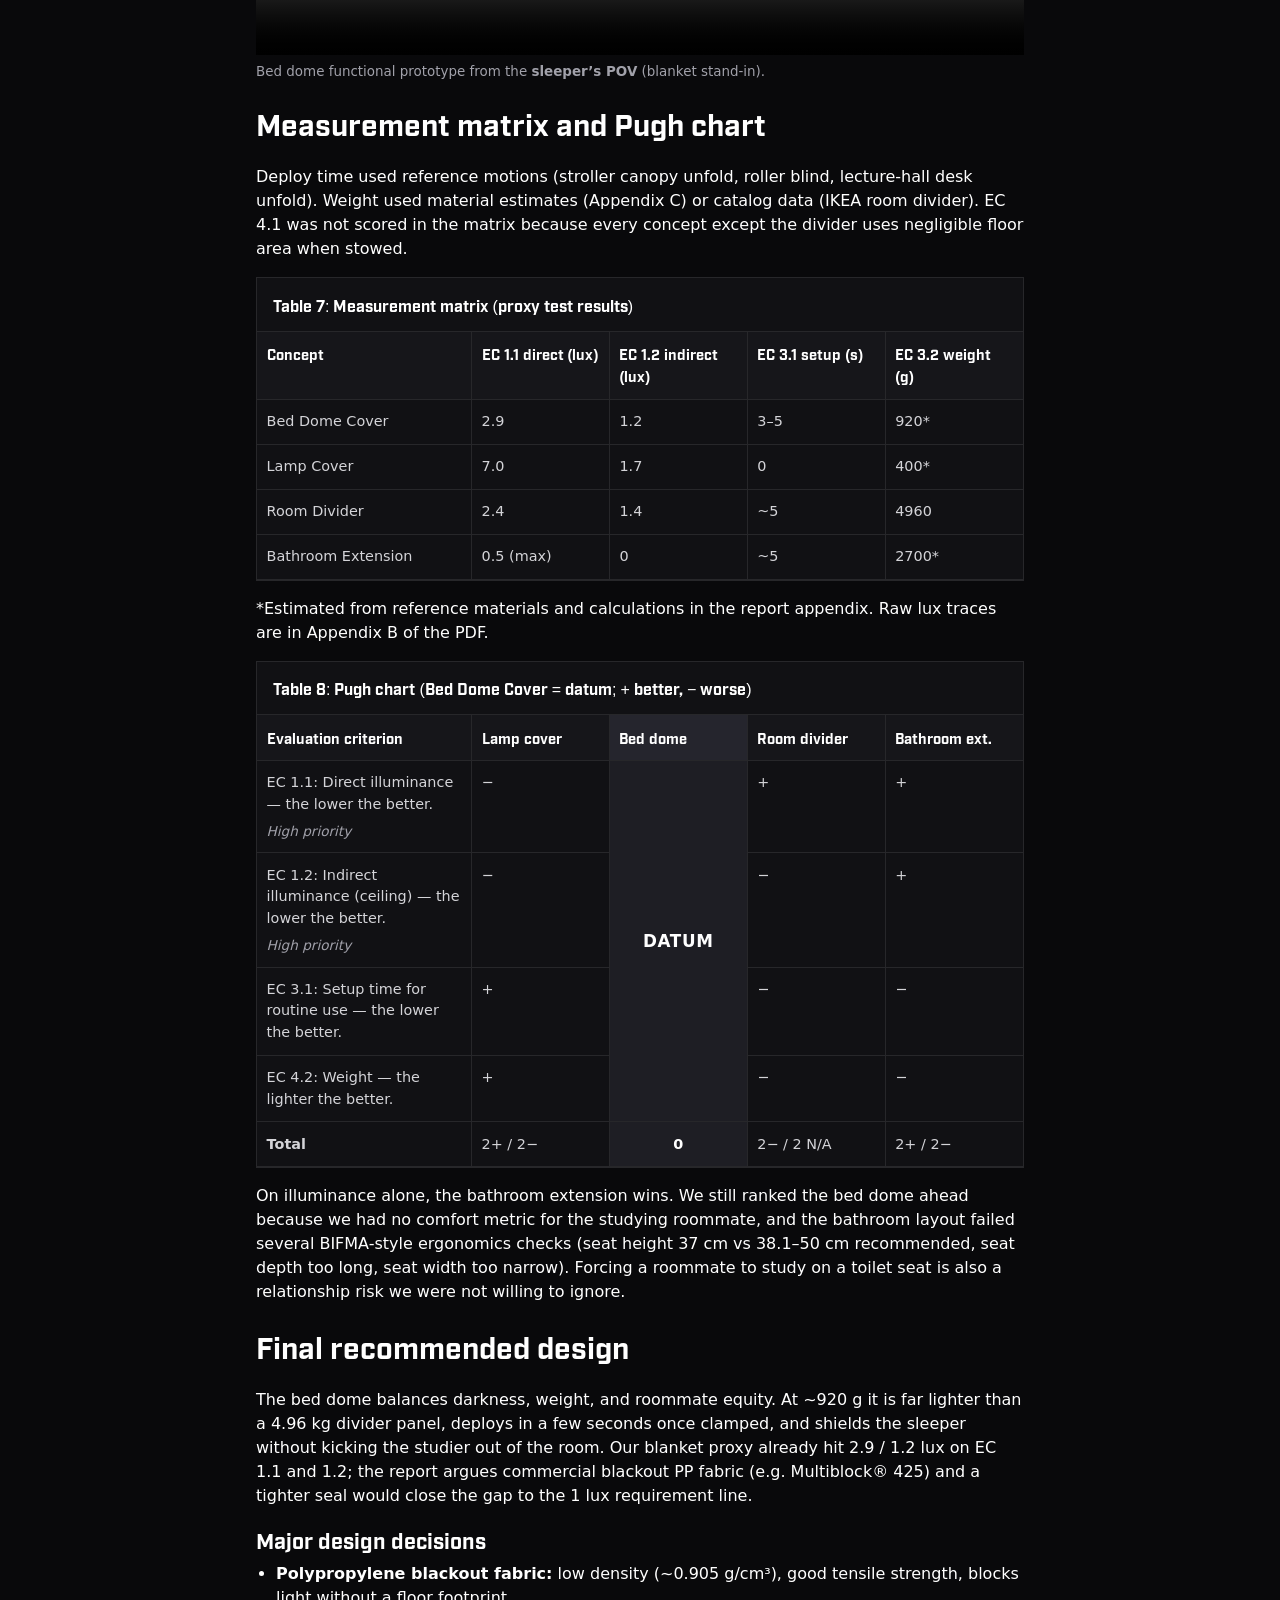
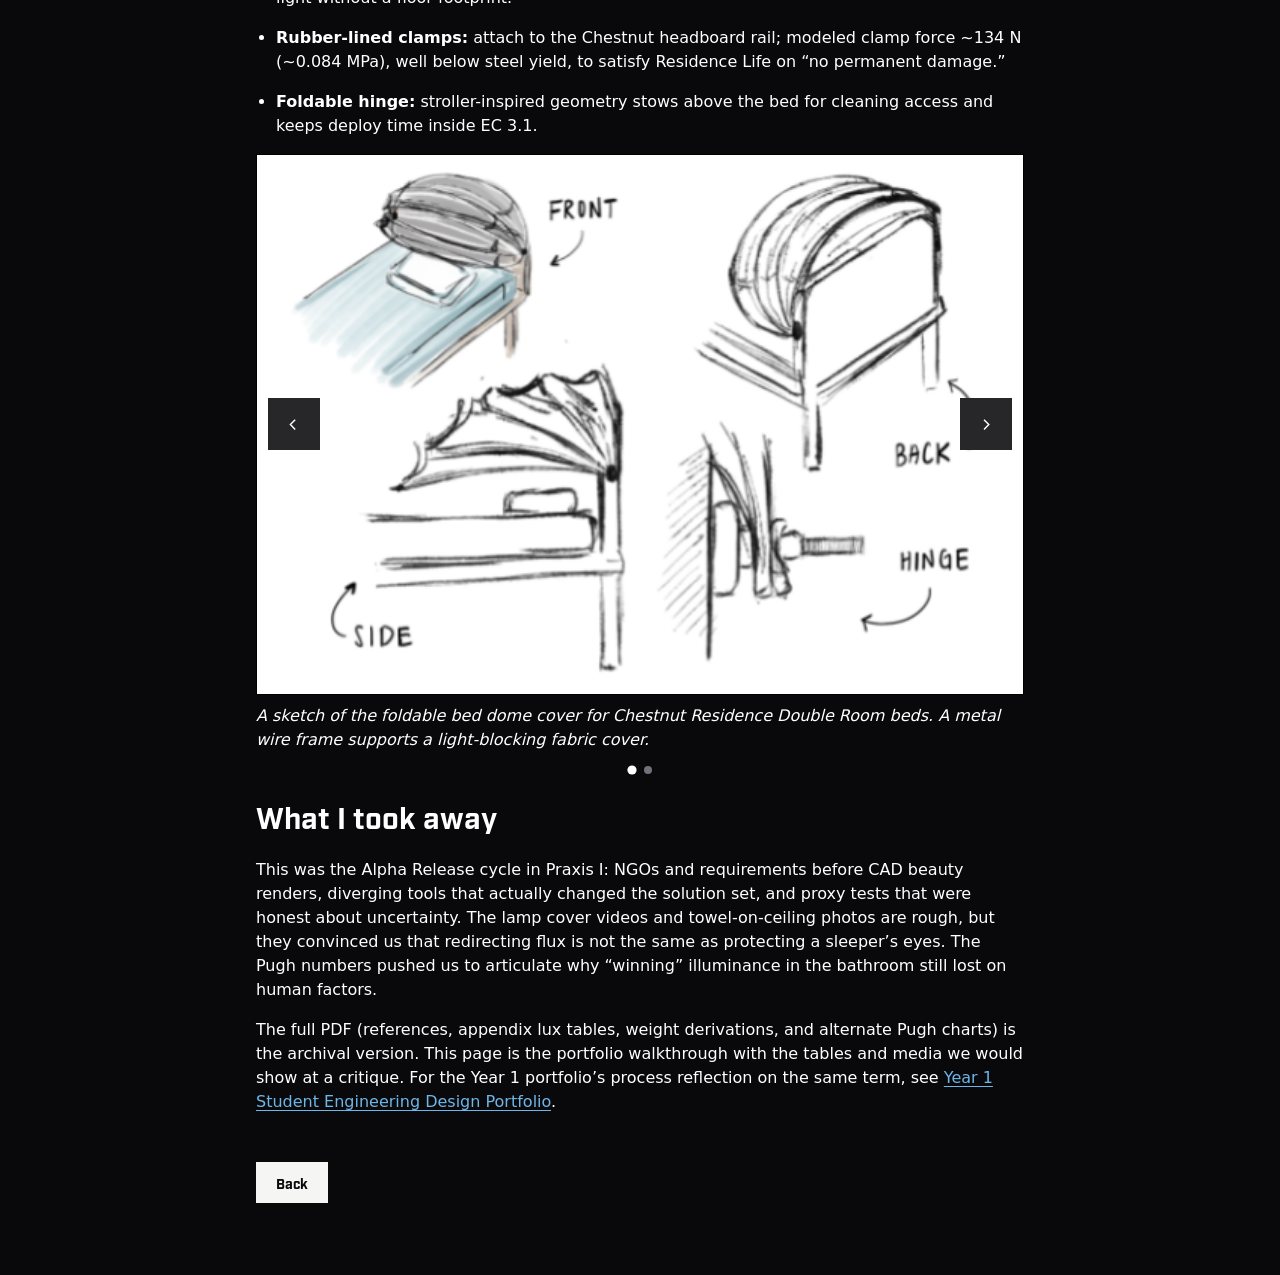
<file: praxis-i-design.html>
<!DOCTYPE html>
<html lang="en">
  <head>
    <meta charset="UTF-8" />
    <meta
      name="description"
      content="Praxis I design report: Bed Dome Cover for UofT Chestnut Residence double rooms — lighting for conflicting sleep and study schedules."
    />
    <meta name="viewport" content="width=device-width, initial-scale=1.0" />
    <link rel="icon" href="favicon.svg" type="image/svg+xml" />
    <link rel="icon" href="favicon-512.png" type="image/png" sizes="512x512" />
    <link rel="apple-touch-icon" href="apple-touch-icon.png" />
    <meta name="theme-color" content="#09090b" />
    <title>Praxis I Alpha Release | Junye</title>
    <link rel="stylesheet" href="styles.css" />
  </head>
  <body>
    <main class="project-page portfolio-page">
      <header class="portfolio-hero">
        <a class="back-link back-link-ghost" href="index.html">Back to portfolio</a>

        <p class="project-kicker">Praxis I / Alpha Release Design</p>
        <h1 class="project-page-title">
          Lighting in Chestnut Residence Double Rooms
        </h1>

        <p class="project-caption">
          <i>
            Design recommendation for roommates on different sleep and study
            schedules: four concepts, proxy illuminance testing in a real dorm,
            and a final pick — the Bed Dome Cover.
          </i>
        </p>

        <div class="project-facts">
          <span class="fact-pill"
            >Jiaxu Zhao, Junye Zhou, Jocelyn Li, Audrey Lin</span
          >
          <span class="fact-pill">UofT Chestnut Residence</span>
          <span class="fact-pill">Target: &lt;1 lux at sleeper’s eyes</span>
          <span class="fact-pill">~2991 words</span>
        </div>
      </header>

      <section class="project-copy" id="overview">
        <h2 class="project-section-title">What this project was</h2>

        <p>
          Praxis I asked us to treat a real stakeholder problem like engineers,
          not decorators. Our team looked at University of Toronto Chestnut
          Residence double rooms: two first-year students share roughly 350
          square feet (33&nbsp;m²), each with a bed–desk pair, and two
          non-dimmable ceiling lights over the desks. When one roommate studies
          late, light from their fixture bleeds across the room and onto the
          other’s bed. Sleep research recommends keeping melanopic illuminance
          at the eye below about 1&nbsp;lux for rest; studying comfortably
          wants well above 300&nbsp;lux at the work surface. Those numbers do not
          coexist in one undivided room without a product intervention.
        </p>

        <p>
          We rescoped mid-project to prioritize the <strong>resting roommate</strong>
          as the primary stakeholder. The studying roommate and Residence Life
          (no permanent room modifications) stayed in the picture, but every
          Pugh comparison weighted direct and indirect light at the bed highest.
          After diverging on four concepts and proxy-testing three physical
          prototypes plus a bathroom-door scenario, we recommended a
          <strong>Bed Dome Cover</strong>: a foldable canopy on the bed frame,
          blackout fabric, and clamps with rubber cushions so nothing scars the
          metal headboard.
        </p>
        <div class="figure-grid two-up">
          <figure class="portfolio-figure">
            <div class="portfolio-figure-media">
              <img
                src="assets/praxis-i-design/room-photo-measurements.png"
                alt="Chestnut dorm room photo with ceiling light measurements"
                width="342"
                height="259"
                loading="lazy"
              />
            </div>
            <figcaption>
              Chestnut double room: ceiling lights ~2.4&nbsp;m high, ~2.5&nbsp;m apart.
            </figcaption>
          </figure>
          <figure class="portfolio-figure">
            <div class="portfolio-figure-media">
              <img
                src="assets/praxis-i-design/room-floor-plan.png"
                alt="Floor plan of study desks, ceiling lights, and double beds"
                width="383"
                height="261"
                loading="lazy"
              />
            </div>
            <figcaption>
              Typical bed–desk pairs: light from one desk side reaches the opposite bed.
            </figcaption>
          </figure>
        </div>
      </section>


<section class="project-copy" id="opportunity">
        <h2 class="project-section-title">Stakeholders</h2>

        <p>
          We prioritized the <strong>resting roommate</strong> as the primary
          stakeholder. The studying roommate and Residence Life (no permanent
          room modifications) stayed in scope, but every comparison weighted
          light at the bed highest.
        </p>

        <div class="table-wrap">
          <table class="portfolio-table">
            <caption>Table 1: Stakeholders and their expectations</caption>
            <thead>
              <tr>
                <th>Stakeholder</th>
                <th>Expectation and impact</th>
              </tr>
            </thead>
            <tbody>
              <tr>
                <td>Resting roommate (primary)</td>
                <td>
                  Expectation: a lighting environment as dark as possible
                  (&lt;1&nbsp;lux). Rest quality is greatly affected by room
                  lighting; minimizing light exposure is prioritized.
                </td>
              </tr>
              <tr>
                <td>Studying roommate (secondary)</td>
                <td>
                  Expectation: sufficient luminance for studying
                  (&gt;300&nbsp;lux). Productivity depends on adequate room
                  lighting. Not the priority, but remains an important
                  consideration in the design process.
                </td>
              </tr>
              <tr>
                <td>Residence Life Office (secondary)</td>
                <td>
                  Expectation: compliance with the Chestnut Residence Occupancy
                  Agreement and other guidelines.
                </td>
              </tr>
              <tr>
                <td>Residence cleaning staff (secondary)</td>
                <td>
                  Expectation: minimal obstruction or inconvenience to routine
                  room service and cleaning.
                </td>
              </tr>
            </tbody>
          </table>
        </div>
      </section>

      <section class="project-copy" id="requirements">
        <h2 class="project-section-title">
          NGOs, requirements, and evaluation criteria
        </h2>

        <p>
          The primary need, goals, and objectives for our design are summarized
          in the diagram below. Chestnut roommate needs were translated into
          measurable requirements and evaluation criteria (ECs) in Tables 2a–2c.
          During rescoping we dropped Goal&nbsp;2 (study-side illuminance) and
          focused on the sleeping roommate.
        </p>

        <figure class="portfolio-figure">
          <div class="portfolio-figure-media">
            <img
              src="assets/praxis-i-design/ngos-goals-objectives.png"
              alt="Diagram of needs, goals, and objectives with DfX principles"
              loading="lazy"
            />
          </div>
          <figcaption>
            Figure 2: Needs, goals, and objectives (DfX principles in Appendix G).
            <strong>Goal&nbsp;2</strong> (maximize study lighting) was removed
            when we rescoped to prioritize the resting roommate.
          </figcaption>
        </figure>

        <div class="table-wrap">
          <table class="portfolio-table">
            <caption>
              Table 2a: Requirements and evaluation criteria (ECs) for Goal 1
            </caption>
            <thead>
              <tr>
                <th>Requirements</th>
                <th>Justification</th>
                <th>Metric</th>
                <th>Evaluation criteria</th>
              </tr>
            </thead>
            <tbody>
              <tr>
                <td>
                  <strong>Rq.&nbsp;1.1:</strong> Reduce direct light exposure
                  from the sleeper’s head position on the bed opposite the light
                  source to under 1&nbsp;lux.
                </td>
                <td>
                  Medical guidance: maximum ambient melanopic EDI of 1&nbsp;lx
                  at the eye to avoid melatonin suppression and sleep disturbance
                  [3].
                </td>
                <td>Illuminance (lux)</td>
                <td>
                  <strong>EC&nbsp;1.1:</strong> Direct illuminance from the bed
                  opposite the light source, toward the light source — the lower
                  the better.
                </td>
              </tr>
              <tr>
                <td>
                  <strong>Rq.&nbsp;1.2:</strong> Reduce reflections off the
                  ceiling directly above the bed to below 1&nbsp;lux.
                </td>
                <td>Appendix A.8 (ISO/CIE 8995-1).</td>
                <td>Illuminance (lux)</td>
                <td>
                  <strong>EC&nbsp;1.2:</strong> Indirect illuminance from the bed
                  to the ceiling directly above — the lower the better.
                </td>
              </tr>
            </tbody>
          </table>
        </div>

        <div class="table-wrap">
          <table class="portfolio-table">
            <caption>
              Table 2b: Requirements and evaluation criteria (ECs) for Goal 3
            </caption>
            <thead>
              <tr>
                <th>Requirements</th>
                <th>Justification</th>
                <th>Metric</th>
                <th>Evaluation criteria</th>
              </tr>
            </thead>
            <tbody>
              <tr>
                <td>
                  <strong>Rq.&nbsp;3.1:</strong> Minimize setup time for routine
                  use.
                </td>
                <td>
                  ISO 9241-11 ergonomics: efficiency reduces time to achieve
                  intended outcomes (Appendix A.1).
                </td>
                <td>Time (seconds) to set up for routine use</td>
                <td>
                  <strong>EC&nbsp;3.1:</strong> Approximate deploy time from
                  stowed state — the lower the better.
                </td>
              </tr>
              <tr>
                <td>
                  <strong>Rq.&nbsp;3.2:</strong> No permanent modifications to the
                  room.
                </td>
                <td>
                  Chestnut Occupancy Agreement 2025–26: residents must not alter
                  the premises [2].
                </td>
                <td>None (see Appendix F for “permanent”)</td>
                <td>None</td>
              </tr>
              <tr>
                <td><strong>Rq.&nbsp;3.3:</strong> Design weight under 7&nbsp;kg.</td>
                <td>
                  HSE manual handling: 7&nbsp;kg is the lower threshold for
                  handling from mid–lower-leg height [6] (Appendix A.9).
                </td>
                <td>Total weight (kg)</td>
                <td>
                  <strong>EC&nbsp;3.2:</strong> The lighter the design, the
                  better.
                </td>
              </tr>
            </tbody>
          </table>
        </div>

        <div class="table-wrap">
          <table class="portfolio-table">
            <caption>
              Table 2c: Requirements and evaluation criteria (ECs) for Goal 4
            </caption>
            <thead>
              <tr>
                <th>Requirements</th>
                <th>Justification</th>
                <th>Metric</th>
                <th>Evaluation criteria</th>
              </tr>
            </thead>
            <tbody>
              <tr>
                <td>
                  <strong>Rq.&nbsp;4.1:</strong> Fit within one roommate’s half
                  of a typical Chestnut double room (16.25&nbsp;m²) (Appendix D).
                </td>
                <td>
                  Necessary for use in Chestnut doubles without impeding the
                  roommate’s personal space.
                </td>
                <td>
                  Floor area when in use (m²) (Toronto municipal code [7])
                </td>
                <td>
                  <strong>EC&nbsp;4.1:</strong> The less space occupied when in
                  use, the better.
                </td>
              </tr>
            </tbody>
          </table>
        </div>
      </section>

      <section class="project-copy" id="concepts">
        <h2 class="project-section-title">Four design concepts</h2>

        <p>
          After classical brainstorming and a morphological chart (breaking
          anchoring on “make sleeping area dark”), we converged on four main
          concepts for proxy testing and comparison.
        </p>

        <h3 class="project-subsection-title">Bed dome cover</h3>
        <p>
          Inspired by a baby stroller canopy, a lightweight foldable frame and
          blackout fabric form a darkened “pod” around the sleeper’s upper body.
          Two clamps secure the cover to the Chestnut bed frame without permanent
          modifications.
        </p>

        <h3 class="project-subsection-title">Lamp coverings</h3>
        <p>
          A hood around the ceiling fixture directs most light onto the desk
          instead of across the room. Clip-on or suction mounting allows removal
          without damaging the room.
        </p>

        <h3 class="project-subsection-title">Retractable room divider</h3>
        <p>
          Two posts and a blackout fabric panel (airport stanchion logic, ~1.8&nbsp;m
          high) pull out between bed and desk areas. When stowed, floor occupancy
          stays low; when extended, the panel blocks light bleed to the sleeper.
        </p>

        <h3 class="project-subsection-title">Bathroom study extension</h3>
        <p>
          Moves the studying roommate into the bathroom so the main room stays
          dark: clip-on foldable tables at sink and toilet, a removable seat
          cushion, and optional task light on the towel rack. This concept emerged
          after rescoping to prioritize the resting roommate.
        </p>

        <div
          class="reference-gallery"
          data-reference-gallery
          tabindex="0"
          aria-roledescription="carousel"
          aria-label="Design concept reference figures"
        >
          <div class="reference-gallery-toolbar">
            <p class="reference-gallery-label">Concept reference figures</p>
            <p class="reference-gallery-counter" data-gallery-counter>1 / 4</p>
          </div>

          <div class="reference-gallery-frame">
            <button
              type="button"
              class="reference-gallery-arrow"
              data-gallery-prev
              aria-label="Previous concept figure"
            >
              <svg viewBox="0 0 24 24" aria-hidden="true">
                <path d="M14 6l-6 6 6 6"></path>
              </svg>
            </button>

            <div class="reference-gallery-viewport">
              <figure class="reference-gallery-slide is-active">
                <div class="reference-gallery-media">
                  <img
                    src="assets/praxis-i-design/report-p8-img1.png"
                    alt="Bed dome cover concept reference"
                    loading="lazy"
                  />
                </div>
                <figcaption>Bed dome cover.</figcaption>
              </figure>

              <figure class="reference-gallery-slide" hidden>
                <div class="reference-gallery-media">
                  <img
                    src="assets/praxis-i-design/report-p8-img2.png"
                    alt="Lamp covering concept reference"
                    loading="lazy"
                  />
                </div>
                <figcaption>Lamp covering.</figcaption>
              </figure>

              <figure class="reference-gallery-slide" hidden>
                <div class="reference-gallery-media">
                  <img
                    src="assets/praxis-i-design/report-p8-img3.png"
                    alt="Retractable room divider concept reference"
                    loading="lazy"
                  />
                </div>
                <figcaption>
                  Retractable room divider — stanchion and extended curtain.
                </figcaption>
              </figure>

              <figure class="reference-gallery-slide" hidden>
                <div class="reference-gallery-media">
                  <img
                    src="assets/praxis-i-design/report-p9-img1.png"
                    alt="Bathroom study extension concept reference"
                    loading="lazy"
                  />
                </div>
                <figcaption>Bathroom study extension.</figcaption>
              </figure>
            </div>

            <button
              type="button"
              class="reference-gallery-arrow"
              data-gallery-next
              aria-label="Next concept figure"
            >
              <svg viewBox="0 0 24 24" aria-hidden="true">
                <path d="M10 6l6 6-6 6"></path>
              </svg>
            </button>
          </div>

        </div>

        <ul>
          <li>Bed dome cover</li>
          <li>Lamp coverings</li>
          <li>Retractable room divider</li>
          <li>Bathroom study extension</li>
        </ul>
      </section>

      <section class="project-copy" id="proxy-testing">
        <h2 class="project-section-title">Proxy testing in a real dorm</h2>

        <p>
          UNEP guidance calls for integrating-sphere or goniophotometer tests —
          not feasible in Praxis I. We used a <strong>Google Pixel&nbsp;7</strong>
          (VD6283TX ambient light sensor) and the
          <strong>LightMeter</strong> Android app in a Chestnut double room at
          night with curtains closed, as a proxy for standardized dark-room
          measurements while staying representative of real use.
        </p>

        <div class="table-wrap">
          <table class="portfolio-table">
            <caption>
              Table 3: Measurement equipment and environment for illuminance
              proxy testing
            </caption>
            <thead>
              <tr>
                <th>Measurement equipment</th>
                <th>Replacing</th>
                <th>Justification</th>
              </tr>
            </thead>
            <tbody>
              <tr>
                <td>
                  VD6283TX ambient light sensor (Google Pixel&nbsp;7 smartphone)
                </td>
                <td>V-λ corrected goniophotometer (Appendix A.2)</td>
                <td>
                  Factory-calibrated sensor adequately resembles standardized
                  goniophotometers (Appendix A.2).
                </td>
              </tr>
              <tr>
                <td>LightMeter Android application</td>
                <td>Direct data from the light sensor</td>
                <td>Ensures accurate luminance readouts from the sensor.</td>
              </tr>
              <tr>
                <td>Chestnut double room at night, curtains closed</td>
                <td>Standardized testing room (blacked out) (Appendix A.3)</td>
                <td>
                  Approximates a standardized room and augments lab methods by
                  confirming feasibility in real dorm conditions.
                </td>
              </tr>
            </tbody>
          </table>
        </div>

        <h3 class="project-subsection-title">Functional prototypes</h3>

        <ul>
          <li>
            <strong>Bed dome cover:</strong> Lightweight blanket (143.5 ×
            70&nbsp;cm) at a 45° slant over the bed to approximate the foldable
            fabric cover.
          </li>
          <li>
            <strong>Lamp cover:</strong> Towel taped to a Chestnut ceiling light
            to approximate the flexible hood and non-permanent attachment.
          </li>
          <li>
            <strong>Retractable room divider:</strong> Chestnut curtain (~1.8&nbsp;m
            high, 2&nbsp;m wide) held at the room center, top touching the
            ceiling, to partition the space.
          </li>
          <li>
            <strong>Bathroom study extension:</strong> No physical prototype —
            illuminance depends only on how far the bathroom door is opened.
          </li>
        </ul>

        <p>
          For each test we placed the phone at the approximate head location of
          the sleeper — about <strong>30&nbsp;cm from the headboard</strong> —
          to simulate light incident on the sleeper’s field of vision. We
          recorded direct illuminance toward the active ceiling light, indirect
          illuminance toward the ceiling above the bed, and (for wall-facing
          sleepers) the nearest wall.
        </p>

        <div
          class="reference-gallery"
          data-reference-gallery
          tabindex="0"
          aria-roledescription="carousel"
          aria-label="Proxy testing photos"
        >
          <div class="reference-gallery-toolbar">
            <p class="reference-gallery-label">Proxy testing gallery</p>
            <p class="reference-gallery-counter" data-gallery-counter>1 / 9</p>
          </div>

          <div class="reference-gallery-frame">
            <button
              type="button"
              class="reference-gallery-arrow"
              data-gallery-prev
              aria-label="Previous proxy test photo"
            >
              <svg viewBox="0 0 24 24" aria-hidden="true">
                <path d="M14 6l-6 6 6 6"></path>
              </svg>
            </button>

            <div class="reference-gallery-viewport">
              <figure class="reference-gallery-slide is-active">
                <div class="reference-gallery-media">
                  <img
                    src="assets/praxis-i-design/proxy-bed-dome-blanket.png"
                    alt="Blanket stand-in for bed dome over Chestnut double bed with dimension labels"
                    loading="lazy"
                  />
                </div>
                <figcaption>
                  Bed dome functional prototype: blanket 143.5 × 70&nbsp;cm at
                  45° over a Chestnut double bed.
                </figcaption>
              </figure>

              <figure class="reference-gallery-slide" hidden>
                <div class="reference-gallery-media">
                  <img
                    src="assets/praxis-i-design/proxy-lux-measurement.png"
                    alt="Illuminance test setup and LightMeter reading of 8.3 lux"
                    loading="lazy"
                  />
                </div>
                <figcaption>
                  Lux measurement: directions from the sleeper position (example
                  8.3&nbsp;lux).
                </figcaption>
              </figure>

              <figure class="reference-gallery-slide" hidden>
                <div class="reference-gallery-media">
                  <img
                    src="assets/praxis-i-design/proxy-lamp-cover-taped.png"
                    alt="Towel lamp cover on ceiling fixture with taped regions marked"
                    loading="lazy"
                  />
                </div>
                <figcaption>
                  Lamp cover prototype: towel on the fixture, taped at the trim.
                </figcaption>
              </figure>

              <figure class="reference-gallery-slide" hidden>
                <div class="reference-gallery-media">
                  <img
                    src="assets/praxis-i-design/proto-01.png"
                    alt="Towel draped over Chestnut ceiling light"
                    loading="lazy"
                  />
                </div>
                <figcaption>Ceiling lamp cover in the dorm room.</figcaption>
              </figure>

              <figure class="reference-gallery-slide" hidden>
                <div class="reference-gallery-media">
                  <img
                    src="assets/praxis-i-design/proto-06.png"
                    alt="Fabric at crown molding near the bed"
                    loading="lazy"
                  />
                </div>
                <figcaption>
                  Fabric at the ceiling line — interface with Chestnut molding.
                </figcaption>
              </figure>

              <figure class="reference-gallery-slide" hidden>
                <div class="reference-gallery-media">
                  <img
                    src="assets/praxis-i-design/proto-04.png"
                    alt="Desk lamp with microfiber hood"
                    loading="lazy"
                  />
                </div>
                <figcaption>Desk-side hood: light pooled on the work surface.</figcaption>
              </figure>

              <figure class="reference-gallery-slide" hidden>
                <div class="reference-gallery-media">
                  <img
                    src="assets/praxis-i-design/proto-02.png"
                    alt="Desk glare without lamp cover"
                    loading="lazy"
                  />
                </div>
                <figcaption>Without containment — spill and monitor glare.</figcaption>
              </figure>

              <figure class="reference-gallery-slide" hidden>
                <div class="reference-gallery-media">
                  <img
                    src="assets/praxis-i-design/proto-05.png"
                    alt="Desk with localized light from covered lamp"
                    loading="lazy"
                  />
                </div>
                <figcaption>
                  With covering — darker surround, brighter desk pool.
                </figcaption>
              </figure>

              <figure class="reference-gallery-slide" hidden>
                <div class="reference-gallery-media">
                  <img
                    src="assets/praxis-i-design/bed-dome-reference.jpg"
                    alt="Additional dorm documentation from testing"
                    loading="lazy"
                  />
                </div>
                <figcaption>Additional documentation from test nights.</figcaption>
              </figure>
            </div>

            <button
              type="button"
              class="reference-gallery-arrow"
              data-gallery-next
              aria-label="Next proxy test photo"
            >
              <svg viewBox="0 0 24 24" aria-hidden="true">
                <path d="M10 6l6 6-6 6"></path>
              </svg>
            </button>
          </div>

        </div>


        <h3 class="project-subsection-title">Videos: with vs without lamp control</h3>

        <div
          class="figure-grid two-up"
          data-gallery-label="With vs without lamp control"
        >
          <figure class="portfolio-figure video-figure">
            <div class="video-wrapper">
              <video controls playsinline preload="metadata">
                <source
                  src="assets/praxis-i-design/room-without-lamp-covering.mp4"
                  type="video/mp4"
                />
              </video>
            </div>
            <figcaption>
              Room <strong>without</strong> lamp covering — spill and monitor glare.
            </figcaption>
          </figure>
          <figure class="portfolio-figure video-figure">
            <div class="video-wrapper">
              <video controls playsinline preload="metadata">
                <source
                  src="assets/praxis-i-design/room-with-lamp-covering.mp4"
                  type="video/mp4"
                />
              </video>
            </div>
            <figcaption>
              Room <strong>with</strong> covering — localized pool of light on the desk.
            </figcaption>
          </figure>
        </div>

        <figure class="portfolio-figure video-figure">
          <div class="video-wrapper">
            <video controls playsinline preload="metadata">
              <source
                src="assets/praxis-i-design/bed-dome-pov-demo.mp4"
                type="video/mp4"
              />
              <source
                src="assets/praxis-i-design/bed-dome-pov-demo.mov"
                type="video/quicktime"
              />
            </video>
          </div>
          <figcaption>
            Bed dome functional prototype from the <strong>sleeper’s POV</strong>
            (blanket stand-in).
          </figcaption>
        </figure>

      </section>

      <section class="project-copy" id="results">
        <h2 class="project-section-title">Measurement matrix and Pugh chart</h2>

        <p>
          Deploy time used reference motions (stroller canopy unfold, roller blind,
          lecture-hall desk unfold). Weight used material estimates (Appendix C)
          or catalog data (IKEA room divider). EC 4.1 was not scored in the matrix
          because every concept except the divider uses negligible floor area when
          stowed.
        </p>

        <div class="table-wrap">
          <table class="portfolio-table">
            <caption>Table 7: Measurement matrix (proxy test results)</caption>
            <thead>
              <tr>
                <th>Concept</th>
                <th>EC 1.1 direct (lux)</th>
                <th>EC 1.2 indirect (lux)</th>
                <th>EC 3.1 setup (s)</th>
                <th>EC 3.2 weight (g)</th>
              </tr>
            </thead>
            <tbody>
              <tr>
                <td>Bed Dome Cover</td>
                <td>2.9</td>
                <td>1.2</td>
                <td>3–5</td>
                <td>920*</td>
              </tr>
              <tr>
                <td>Lamp Cover</td>
                <td>7.0</td>
                <td>1.7</td>
                <td>0</td>
                <td>400*</td>
              </tr>
              <tr>
                <td>Room Divider</td>
                <td>2.4</td>
                <td>1.4</td>
                <td>~5</td>
                <td>4960</td>
              </tr>
              <tr>
                <td>Bathroom Extension</td>
                <td>0.5 (max)</td>
                <td>0</td>
                <td>~5</td>
                <td>2700*</td>
              </tr>
            </tbody>
          </table>
        </div>

        <p class="table-note">
          *Estimated from reference materials and calculations in the report appendix.
          Raw lux traces are in Appendix B of the PDF.
        </p>

        <div class="table-wrap">
          <table class="portfolio-table pugh-table">
            <caption>
              Table 8: Pugh chart (Bed Dome Cover = datum; + better, − worse)
            </caption>
            <thead>
              <tr>
                <th>Evaluation criterion</th>
                <th>Lamp cover</th>
                <th scope="col" class="col-datum">Bed dome</th>
                <th>Room divider</th>
                <th>Bathroom ext.</th>
              </tr>
            </thead>
            <tbody>
              <tr>
                <td>
                  EC 1.1: Direct illuminance — the lower the better.
                  <em class="table-priority">High priority</em>
                </td>
                <td>−</td>
                <td class="col-datum" rowspan="4"><strong>datum</strong></td>
                <td>+</td>
                <td>+</td>
              </tr>
              <tr>
                <td>
                  EC 1.2: Indirect illuminance (ceiling) — the lower the better.
                  <em class="table-priority">High priority</em>
                </td>
                <td>−</td>
                <td>−</td>
                <td>+</td>
              </tr>
              <tr>
                <td>EC 3.1: Setup time for routine use — the lower the better.</td>
                <td>+</td>
                <td>−</td>
                <td>−</td>
              </tr>
              <tr>
                <td>EC 4.2: Weight — the lighter the better.</td>
                <td>+</td>
                <td>−</td>
                <td>−</td>
              </tr>
              <tr>
                <td><strong>Total</strong></td>
                <td>2+ / 2−</td>
                <td class="col-datum"><strong>0</strong></td>
                <td>2− / 2 N/A</td>
                <td>2+ / 2−</td>
              </tr>
            </tbody>
          </table>
        </div>

        <p>
          On illuminance alone, the bathroom extension wins. We still ranked the
          bed dome ahead because we had no comfort metric for the studying
          roommate, and the bathroom layout failed several BIFMA-style ergonomics
          checks (seat height 37&nbsp;cm vs 38.1–50&nbsp;cm recommended, seat
          depth too long, seat width too narrow). Forcing a roommate to study on
          a toilet seat is also a relationship risk we were not willing to ignore.
        </p>
      </section>

      <section class="project-copy" id="recommendation">
        <h2 class="project-section-title">Final recommended design</h2>

        <p>
          The bed dome balances darkness, weight, and roommate equity. At
          ~920&nbsp;g it is far lighter than a 4.96&nbsp;kg divider panel, deploys
          in a few seconds once clamped, and shields the sleeper without kicking
          the studier out of the room. Our blanket proxy already hit 2.9 / 1.2
          lux on EC 1.1 and 1.2; the report argues commercial blackout PP fabric
          (e.g. Multiblock® 425) and a tighter seal would close the gap to the
          1&nbsp;lux requirement line.
        </p>

        <h3 class="project-subsection-title">Major design decisions</h3>

        <ul class="reference-list">
          <li>
            <strong>Polypropylene blackout fabric:</strong> low density (~0.905
            g/cm³), good tensile strength, blocks light without a floor footprint.
          </li>
          <li>
            <strong>Rubber-lined clamps:</strong> attach to the Chestnut headboard
            rail; modeled clamp force ~134&nbsp;N (~0.084&nbsp;MPa), well below
            steel yield, to satisfy Residence Life on “no permanent damage.”
          </li>
          <li>
            <strong>Foldable hinge:</strong> stroller-inspired geometry stows above
            the bed for cleaning access and keeps deploy time inside EC 3.1.
          </li>
        </ul>

        <div class="figure-grid two-up">
          <figure class="portfolio-figure">
            <div class="portfolio-figure-media">
              <img
                src="assets/praxis-i-design/bed-dome-sketch.png"
                alt="Hand-drawn sketches of the bed dome cover from front, back, side, and hinge detail"
                width="508"
                height="357"
                loading="lazy"
              />
            </div>
            <figcaption>
              A sketch of the foldable bed dome cover for Chestnut Residence Double
              Room beds. A metal wire frame supports a light-blocking fabric cover.
            </figcaption>
          </figure>

          <figure class="portfolio-figure">
            <div class="portfolio-figure-media">
              <img
                src="assets/praxis-i-design/bed-dome-clamp-sketch.png"
                alt="Hand-drawn sketch of cushioned clamp and hinge attaching the dome to the bed frame"
                width="398"
                height="277"
                loading="lazy"
              />
            </div>
            <figcaption>
              Cushioned clamping mechanism used to hold up the bed dome cover on
              the Chestnut bed frame.
            </figcaption>
          </figure>
        </div>
      </section>

      <section class="project-copy" id="reflection">
        <h2 class="project-section-title">What I took away</h2>

        <p>
          This was the Alpha Release cycle in Praxis I: NGOs and requirements
          before CAD beauty renders, diverging tools that actually changed the
          solution set, and proxy tests that were honest about uncertainty. The
          lamp cover videos and towel-on-ceiling photos are rough, but they
          convinced us that redirecting flux is not the same as protecting a
          sleeper’s eyes. The Pugh numbers pushed us to articulate why
          “winning” illuminance in the bathroom still lost on human factors.
        </p>

        <p>
          The full PDF (references, appendix lux tables, weight derivations, and
          alternate Pugh charts) is the archival version. This page is the
          portfolio walkthrough with the tables and media we would show at a
          critique. For the Year 1 portfolio’s process reflection on the same
          term, see
          <a href="year1-student-engineering-design-portfolio.html"
            >Year 1 Student Engineering Design Portfolio</a
          >.
        </p>
      </section>

      <a class="back-link" href="index.html">Back</a>
    </main>

    <script src="reference-gallery.js"></script>
    <script src="image-lightbox.js"></script>
  </body>
</html>
</file>
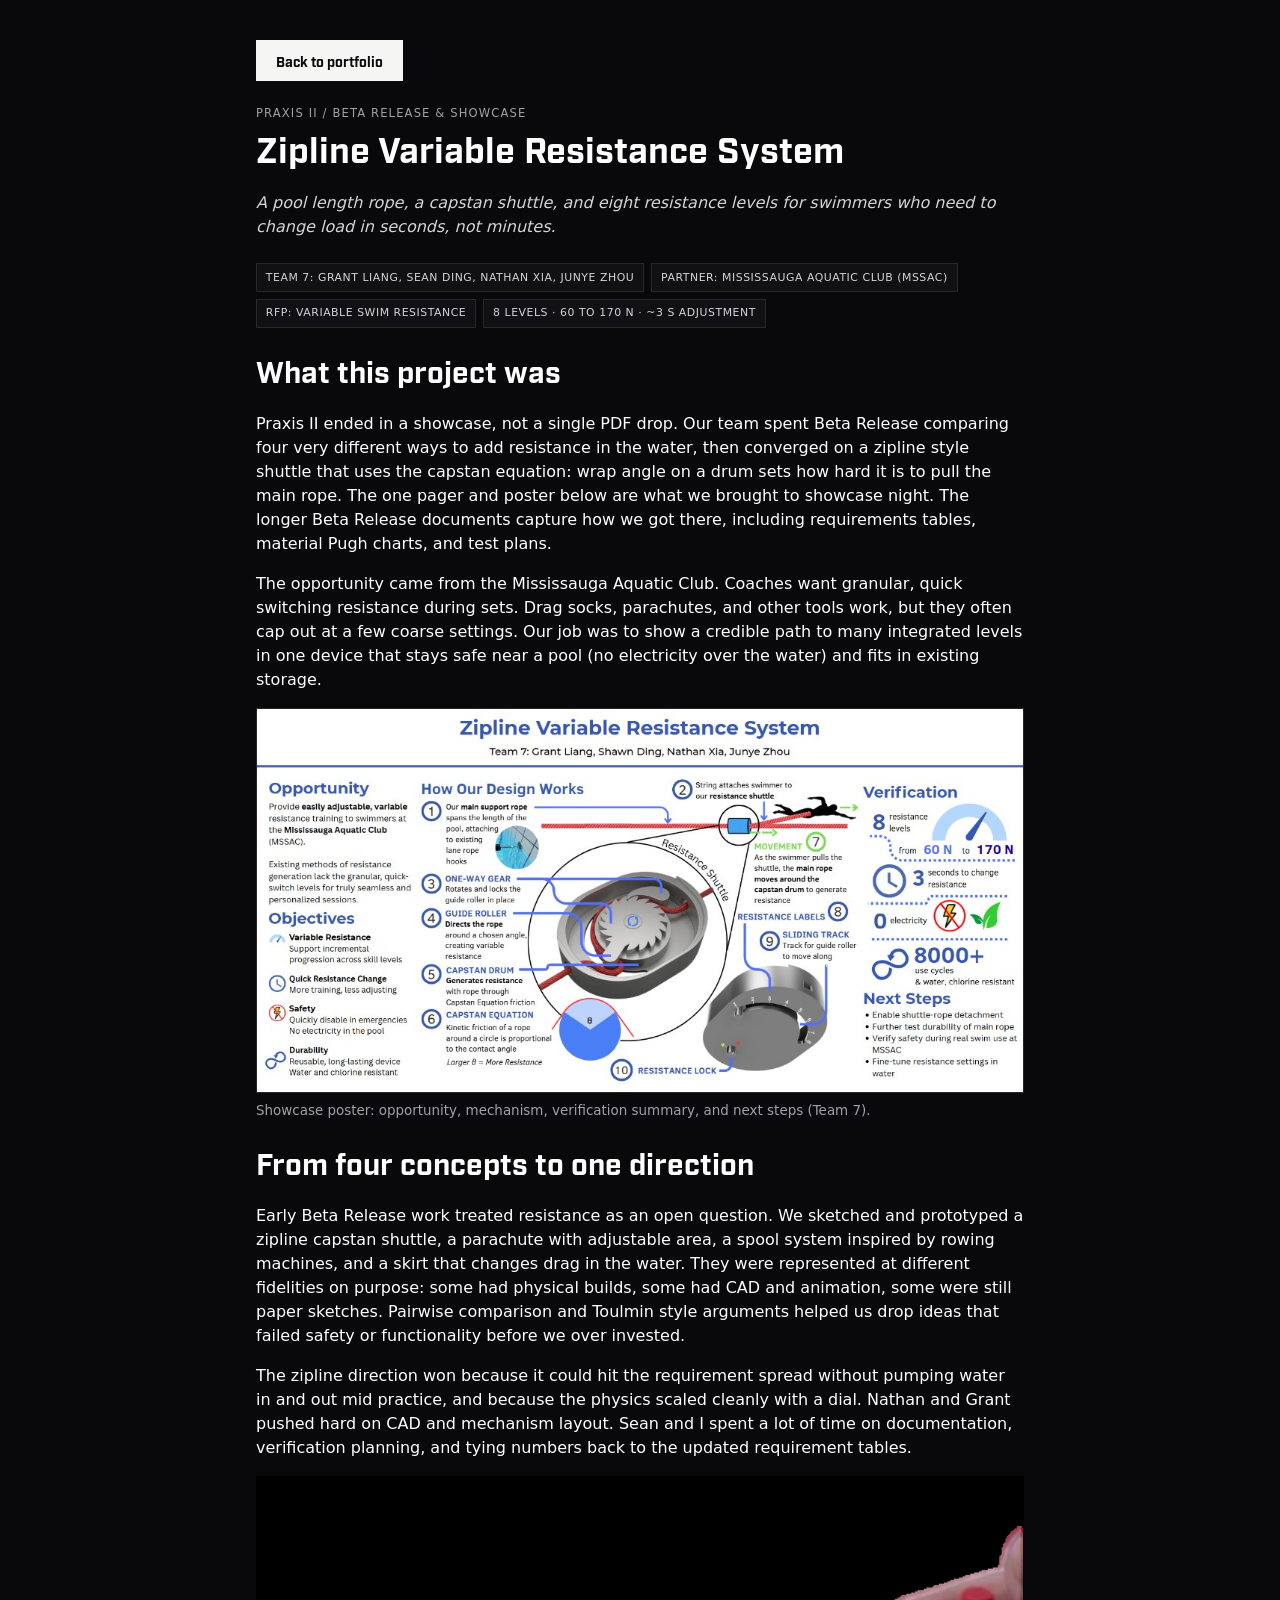
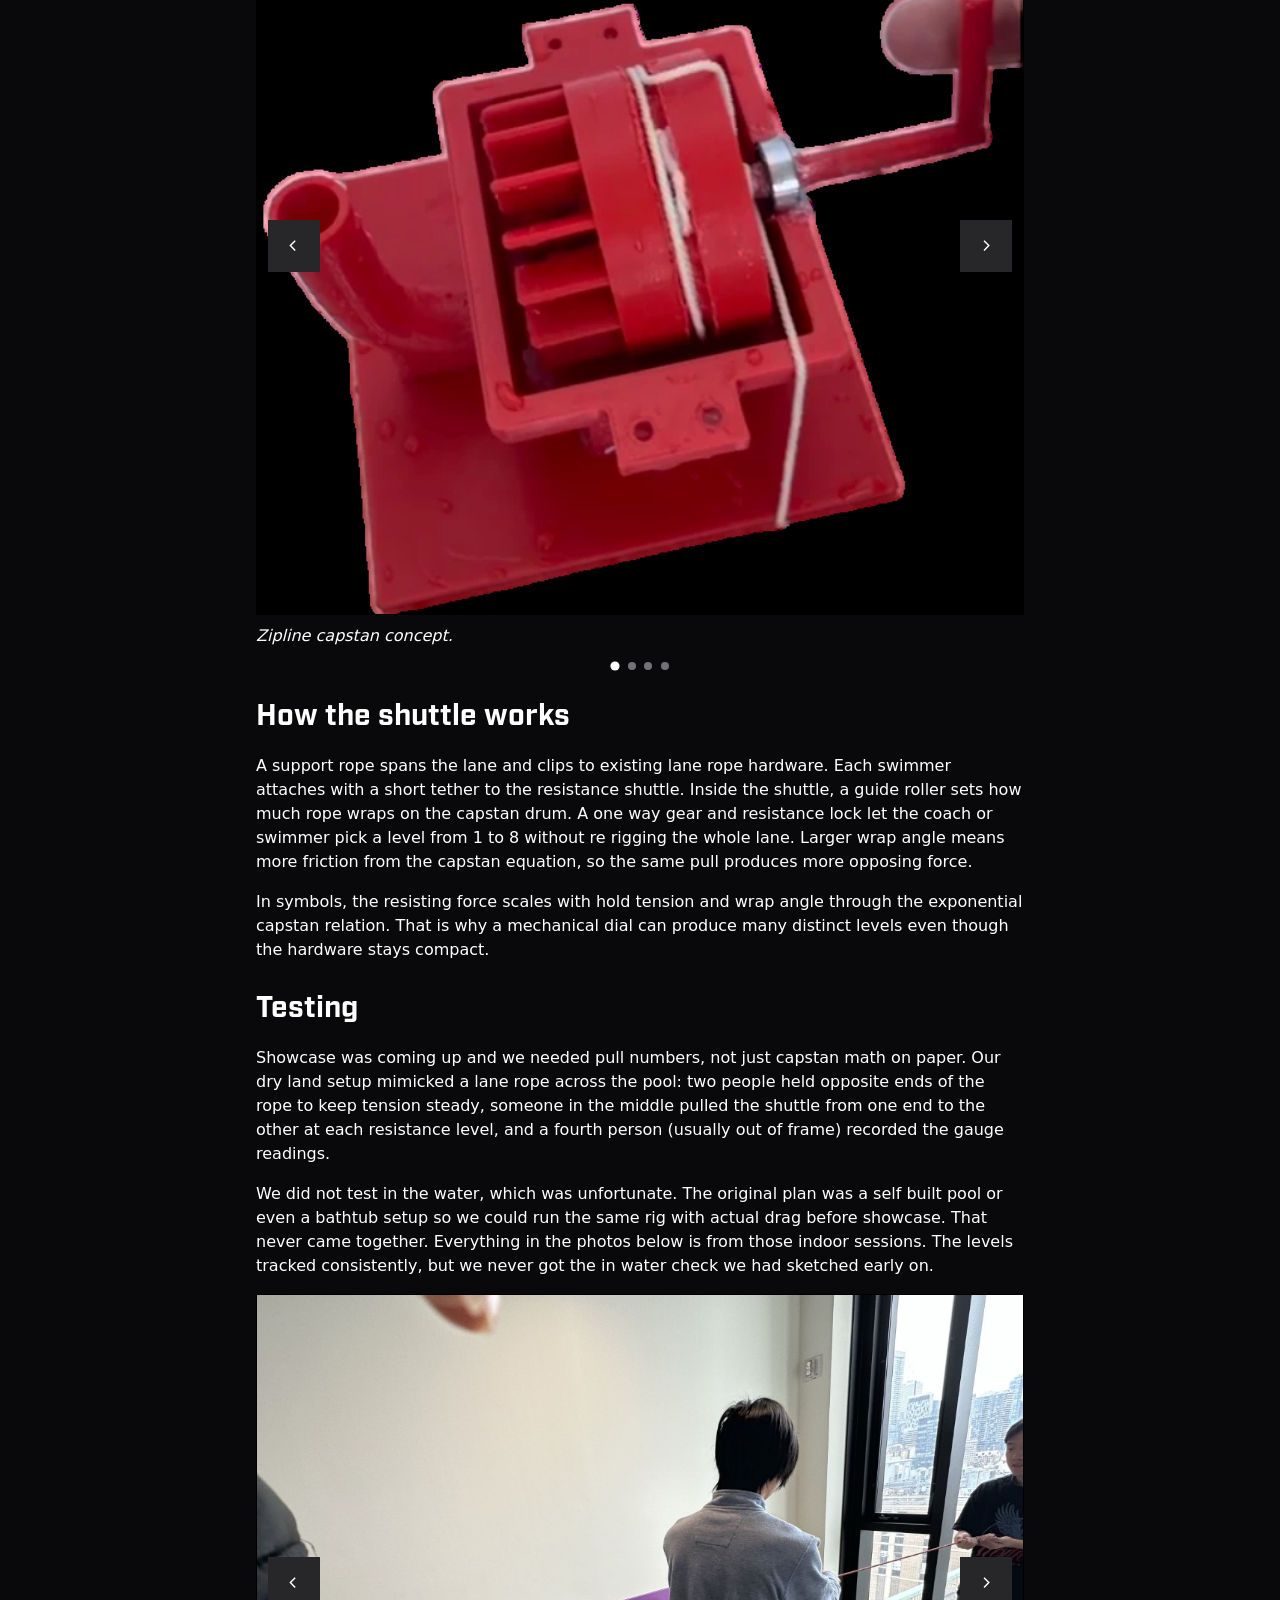
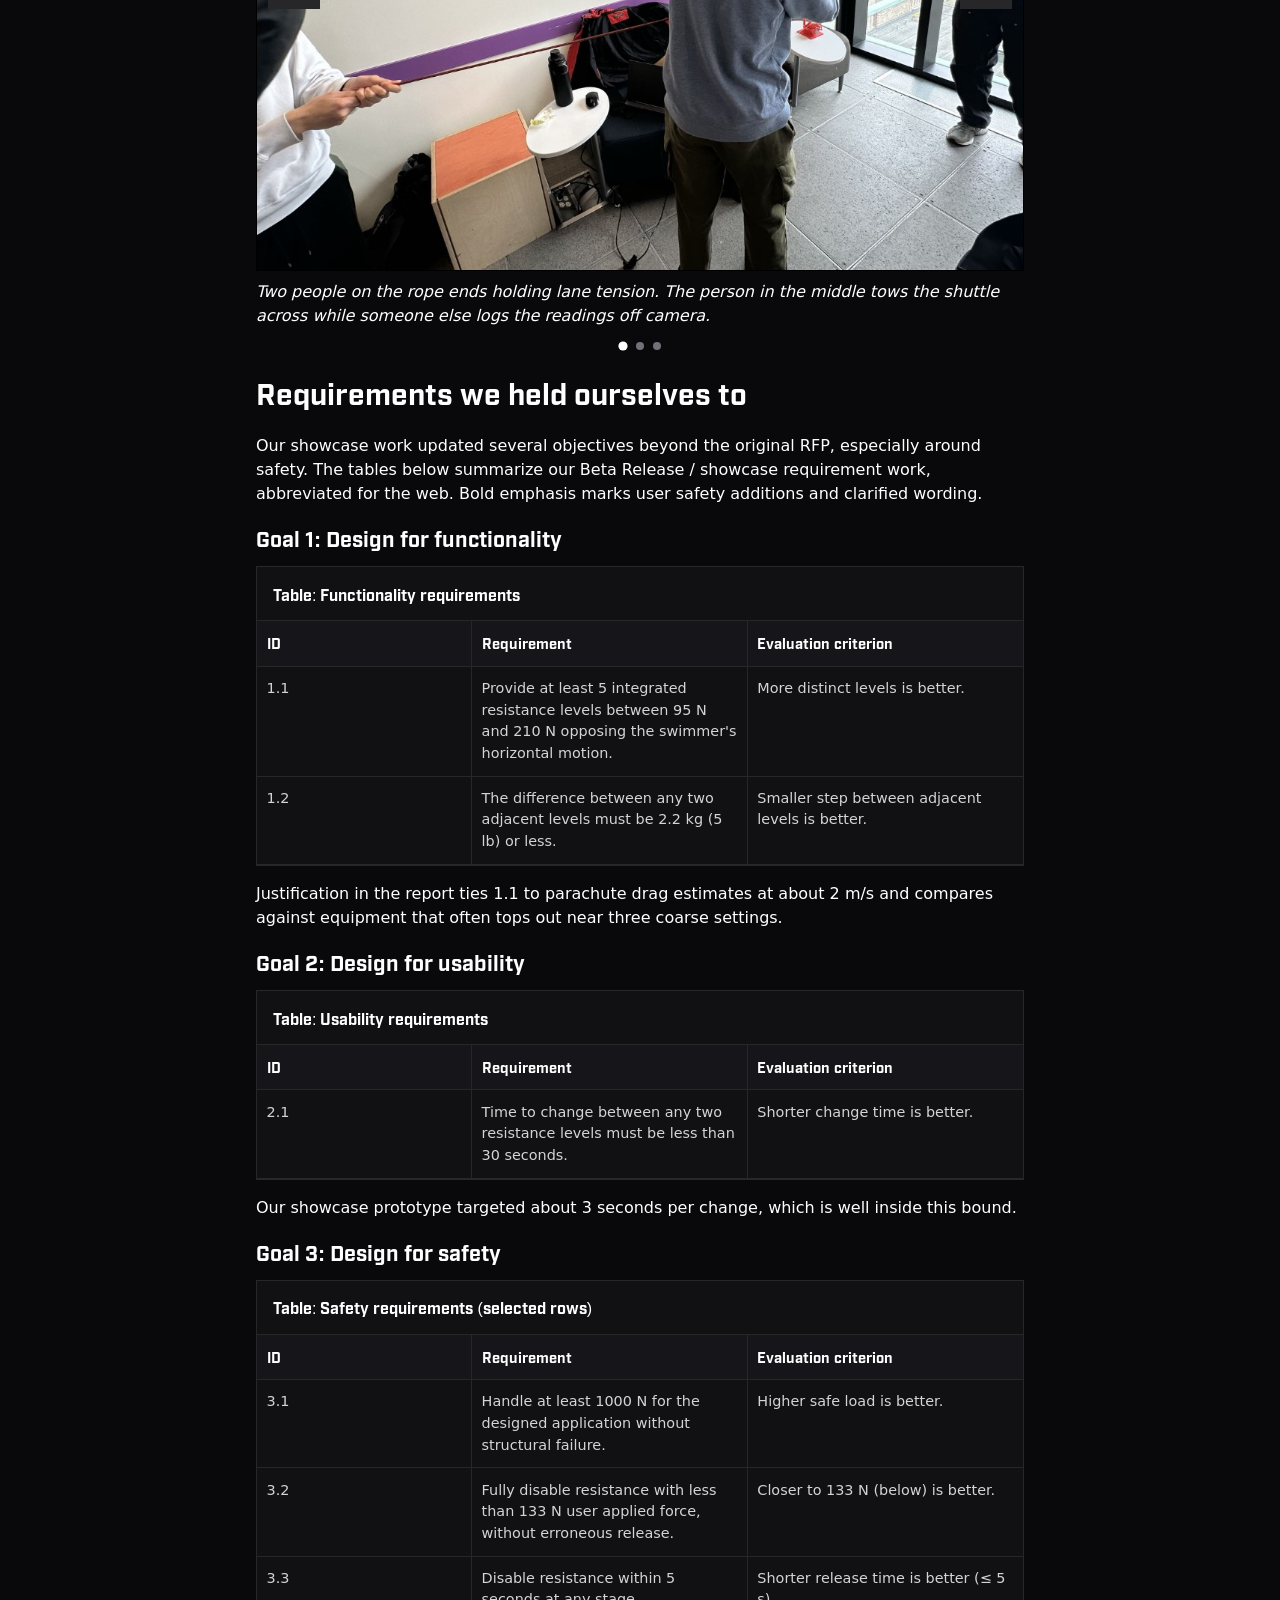
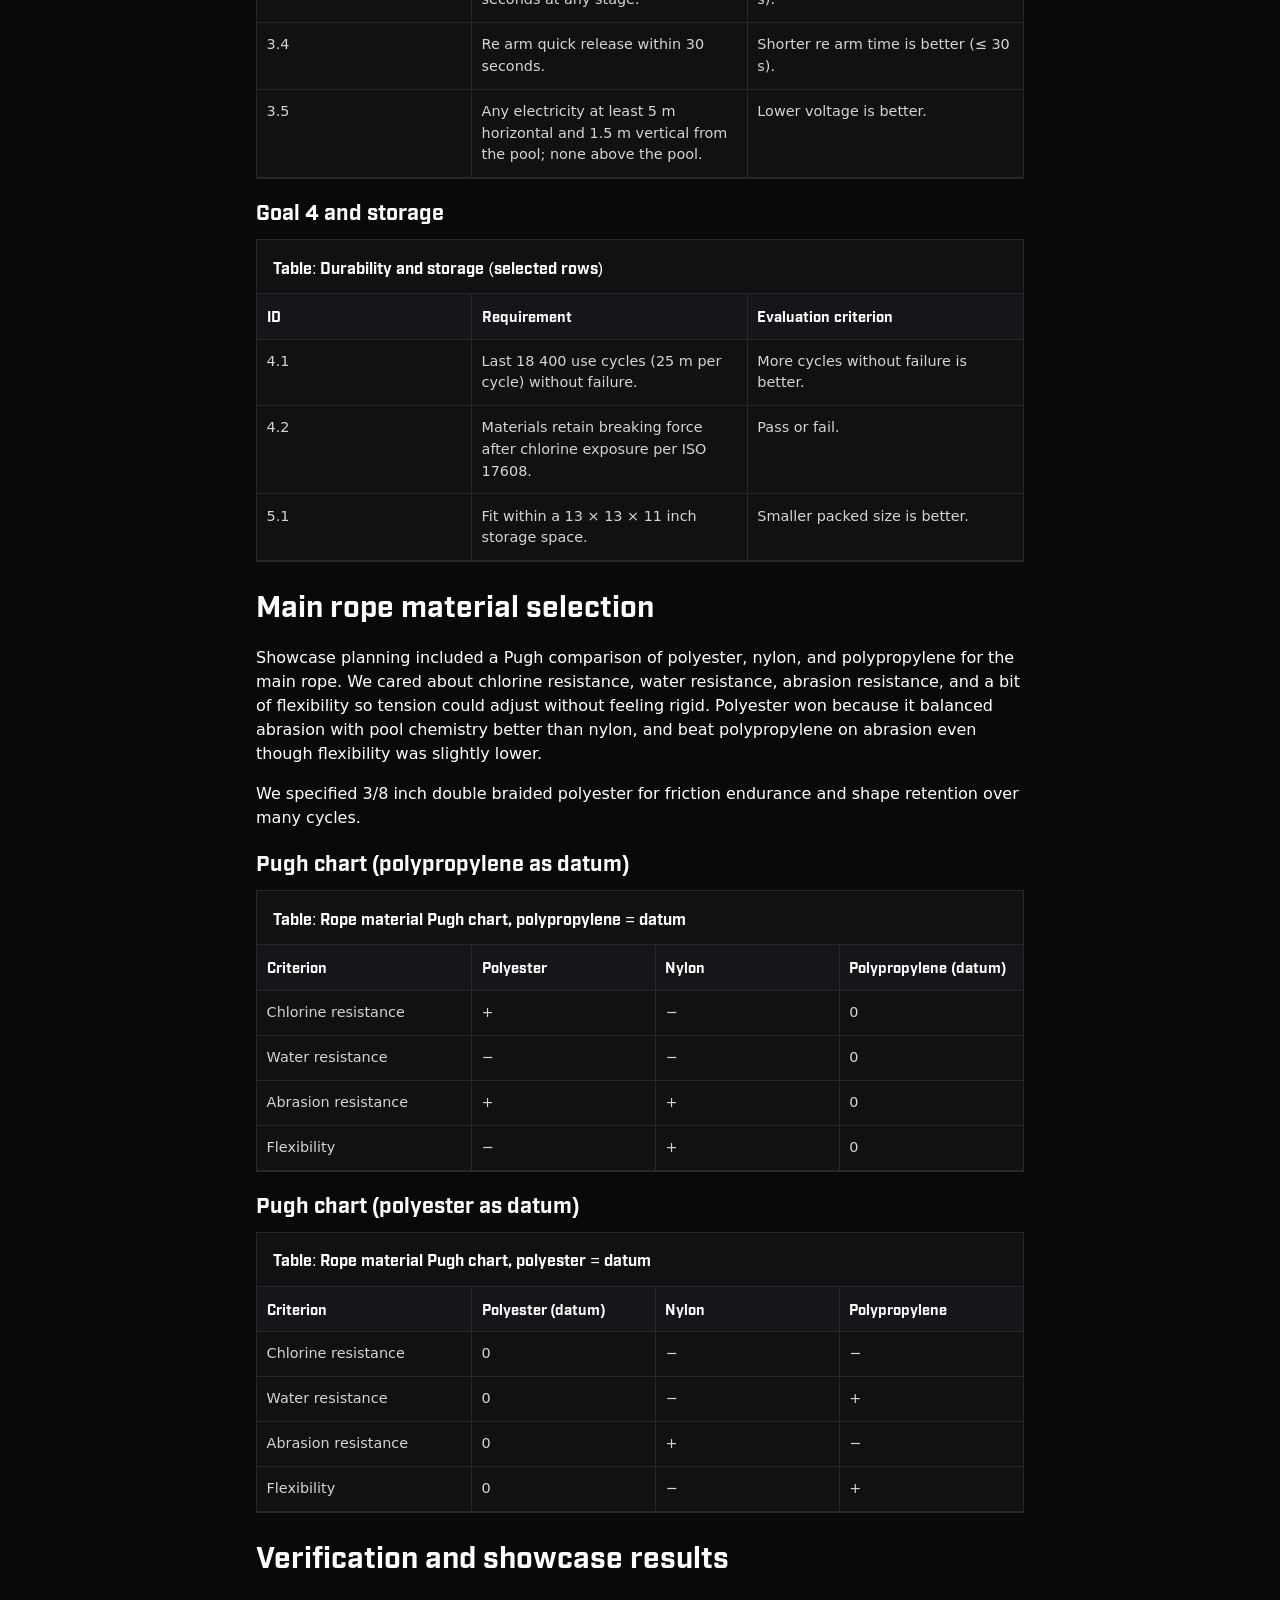
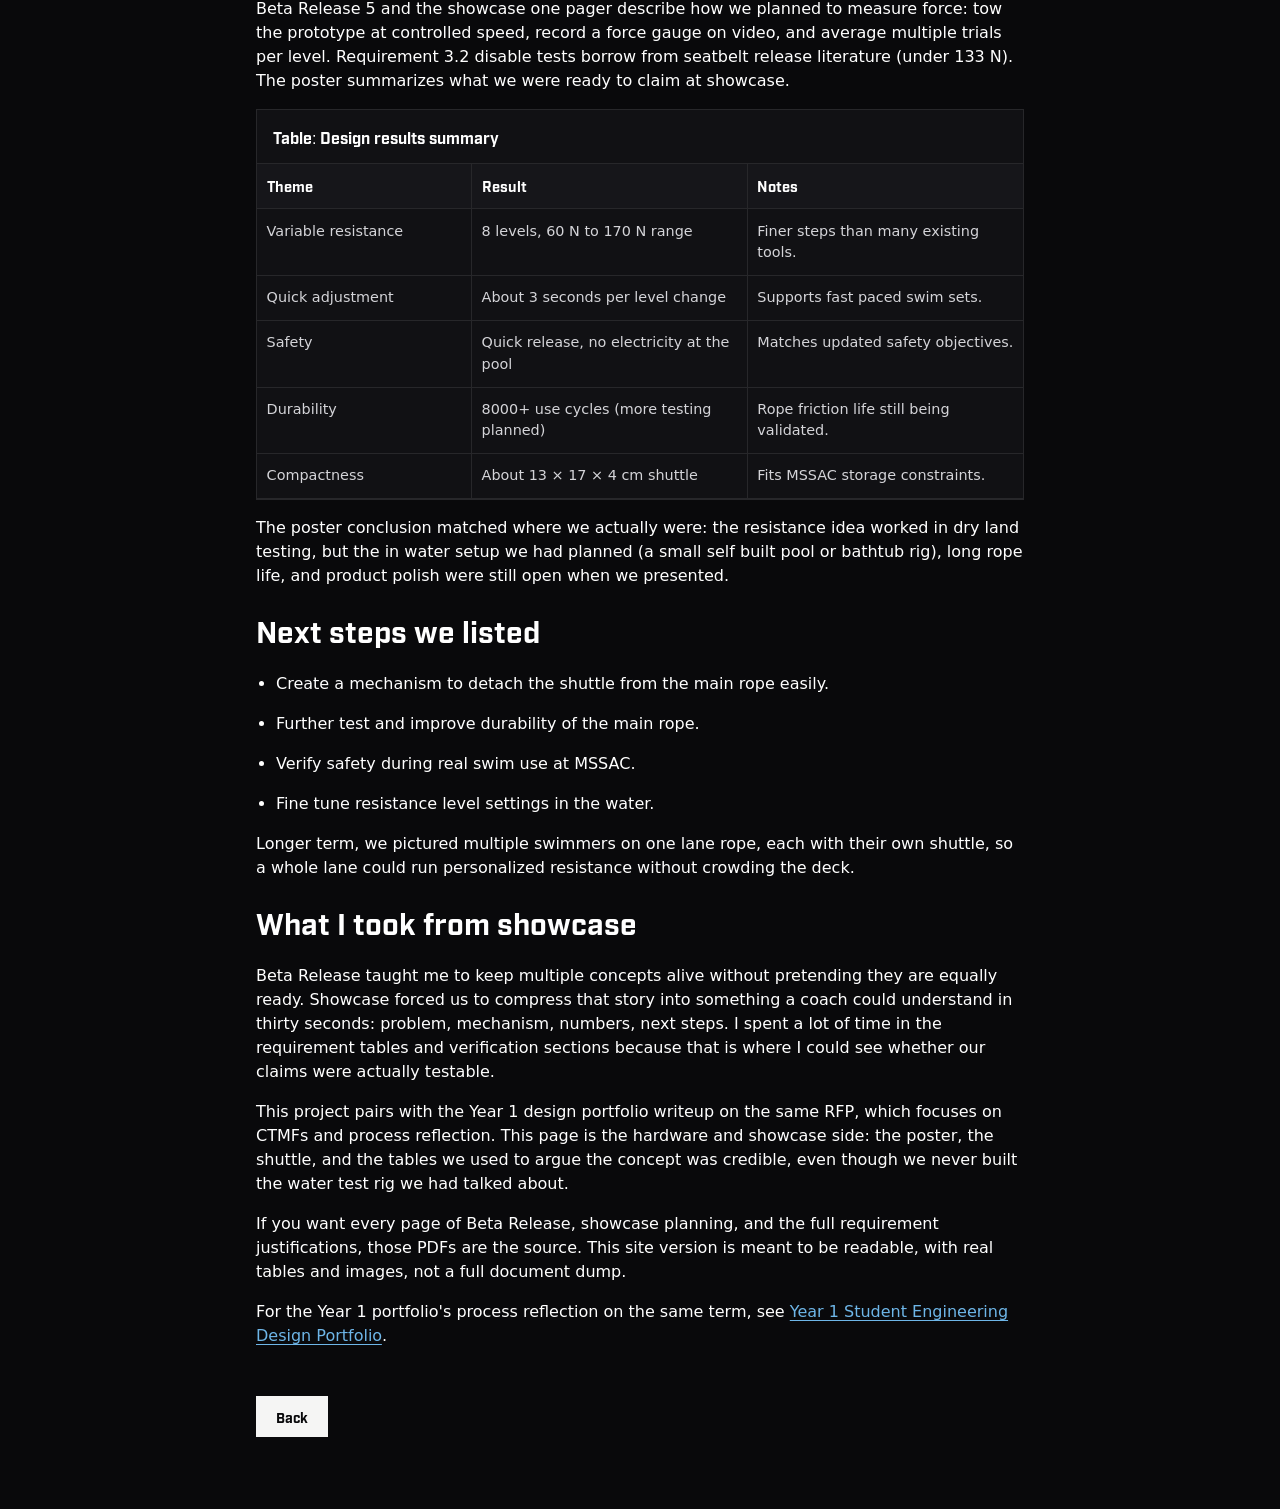
<file: praxis-zipline-showcase.html>
<!DOCTYPE html>
<html lang="en">
  <head>
    <meta charset="UTF-8" />
    <meta
      name="description"
      content="Praxis II Showcase: Zipline Variable Resistance System for MSSAC swim training, Team 7 Beta Release through showcase."
    />
    <meta name="viewport" content="width=device-width, initial-scale=1.0" />
    <link rel="icon" href="favicon.svg" type="image/svg+xml" />
    <link rel="icon" href="favicon-512.png" type="image/png" sizes="512x512" />
    <link rel="apple-touch-icon" href="apple-touch-icon.png" />
    <meta name="theme-color" content="#09090b" />
    <title>Praxis II Zipline Showcase | Junye</title>
    <link rel="stylesheet" href="styles.css" />
  </head>
  <body>
    <main class="project-page portfolio-page">
      <header class="portfolio-hero">
        <a class="back-link back-link-ghost" href="index.html">Back to portfolio</a>

        <p class="project-kicker">Praxis II / Beta Release &amp; Showcase</p>
        <h1 class="project-page-title">Zipline Variable Resistance System</h1>

        <p class="project-caption">
          <i>
            A pool length rope, a capstan shuttle, and eight resistance levels for
            swimmers who need to change load in seconds, not minutes.
          </i>
        </p>

        <div class="project-facts">
          <span class="fact-pill">Team 7: Grant Liang, Sean Ding, Nathan Xia, Junye Zhou</span>
          <span class="fact-pill">Partner: Mississauga Aquatic Club (MSSAC)</span>
          <span class="fact-pill">RFP: variable swim resistance</span>
          <span class="fact-pill">8 levels · 60 to 170 N · ~3 s adjustment</span>
        </div>
      </header>

      <section class="project-copy" id="overview">
        <h2 class="project-section-title">What this project was</h2>

        <p>
          Praxis II ended in a showcase, not a single PDF drop. Our team spent
          Beta Release comparing four very different ways to add resistance in
          the water, then converged on a zipline style shuttle that uses the
          capstan equation: wrap angle on a drum sets how hard it is to pull the
          main rope. The one pager and poster below are what we brought to
          showcase night. The longer Beta Release documents capture how we got
          there, including requirements tables, material Pugh charts, and test
          plans.
        </p>

        <p>
          The opportunity came from the Mississauga Aquatic Club. Coaches want
          granular, quick switching resistance during sets. Drag socks, parachutes,
          and other tools work, but they often cap out at a few coarse settings.
          Our job was to show a credible path to many integrated levels in one
          device that stays safe near a pool (no electricity over the water) and
          fits in existing storage.
        </p>

        <figure class="portfolio-figure">
          <div class="portfolio-figure-media">
            <img
              src="assets/praxis-zipline/showcase-poster.png"
              alt="Showcase poster for the Zipline Variable Resistance System"
              loading="lazy"
            />
          </div>
          <figcaption>
            Showcase poster: opportunity, mechanism, verification summary, and
            next steps (Team 7).
          </figcaption>
        </figure>
      </section>

      <section class="project-copy" id="beta-arc">
        <h2 class="project-section-title">From four concepts to one direction</h2>

        <p>
          Early Beta Release work treated resistance as an open question. We
          sketched and prototyped a zipline capstan shuttle, a parachute with
          adjustable area, a spool system inspired by rowing machines, and a
          skirt that changes drag in the water. They were represented at different
          fidelities on purpose: some had physical builds, some had CAD and
          animation, some were still paper sketches. Pairwise comparison and
          Toulmin style arguments helped us drop ideas that failed safety or
          functionality before we over invested.
        </p>

        <p>
          The zipline direction won because it could hit the requirement spread
          without pumping water in and out mid practice, and because the physics
          scaled cleanly with a dial. Nathan and Grant pushed hard on CAD and
          mechanism layout. Sean and I spent a lot of time on documentation,
          verification planning, and tying numbers back to the updated
          requirement tables.
        </p>

        <div
          class="reference-gallery"
          data-reference-gallery
          tabindex="0"
          aria-roledescription="carousel"
          aria-label="Beta Release concept sketches"
        >
          <div class="reference-gallery-toolbar">
            <p class="reference-gallery-label">Beta concepts (diverging)</p>
            <p class="reference-gallery-counter" data-gallery-counter>1 / 4</p>
          </div>

          <div class="reference-gallery-frame">
            <button
              type="button"
              class="reference-gallery-arrow"
              data-gallery-prev
              aria-label="Previous concept"
            >
              <svg viewBox="0 0 24 24" aria-hidden="true">
                <path d="M14 6l-6 6 6 6"></path>
              </svg>
            </button>

            <div class="reference-gallery-viewport">
              <figure class="reference-gallery-slide is-active">
                <div class="reference-gallery-media">
                  <img
                    src="assets/year1-portfolio/img-033.png"
                    alt="Zipline capstan concept"
                    loading="lazy"
                  />
                </div>
                <figcaption>Zipline capstan concept.</figcaption>
              </figure>

              <figure class="reference-gallery-slide" hidden>
                <div class="reference-gallery-media">
                  <img
                    src="assets/year1-portfolio/img-029.png"
                    alt="Parachute resistance concept"
                    loading="lazy"
                  />
                </div>
                <figcaption>Parachute functionality concept.</figcaption>
              </figure>

              <figure class="reference-gallery-slide" hidden>
                <div class="reference-gallery-media">
                  <img
                    src="assets/year1-portfolio/img-031.png"
                    alt="Skirt drag concept"
                    loading="lazy"
                  />
                </div>
                <figcaption>Skirt concept.</figcaption>
              </figure>

              <figure class="reference-gallery-slide" hidden>
                <div class="reference-gallery-media">
                  <img
                    src="assets/year1-portfolio/img-027.png"
                    alt="Rowing machine inspired spool concept"
                    loading="lazy"
                  />
                </div>
                <figcaption>Rowing machine inspired spool concept.</figcaption>
              </figure>
            </div>

            <button
              type="button"
              class="reference-gallery-arrow"
              data-gallery-next
              aria-label="Next concept"
            >
              <svg viewBox="0 0 24 24" aria-hidden="true">
                <path d="M10 6l6 6-6 6"></path>
              </svg>
            </button>
          </div>

        </div>
      </section>

      <section class="project-copy" id="mechanism">
        <h2 class="project-section-title">How the shuttle works</h2>

        <p>
          A support rope spans the lane and clips to existing lane rope hardware.
          Each swimmer attaches with a short tether to the resistance shuttle. Inside
          the shuttle, a guide roller sets how much rope wraps on the capstan drum.
          A one way gear and resistance lock let the coach or swimmer pick a level
          from 1 to 8 without re rigging the whole lane. Larger wrap angle means more
          friction from the capstan equation, so the same pull produces more
          opposing force.
        </p>

        <p>
          In symbols, the resisting force scales with hold tension and wrap angle
          through the exponential capstan relation. That is why a mechanical dial
          can produce many distinct levels even though the hardware stays compact.
        </p>
      </section>

      <section class="project-copy" id="testing">
        <h2 class="project-section-title">Testing</h2>

        <p>
          Showcase was coming up and we needed pull numbers, not just capstan
          math on paper. Our dry land setup mimicked a lane rope across the
          pool: two people held opposite ends of the rope to keep tension steady,
          someone in the middle pulled the shuttle from one end to the other at
          each resistance level, and a fourth person (usually out of frame)
          recorded the gauge readings.
        </p>

        <p>
          We did not test in the water, which was unfortunate. The original plan
          was a self built pool or even a bathtub setup so we could run the same
          rig with actual drag before showcase. That never came together.
          Everything in the photos below is from those indoor sessions. The
          levels tracked consistently, but we never got the in water check we
          had sketched early on.
        </p>

        <div
          class="figure-grid three-up"
          data-gallery-label="Resistance testing"
        >
          <figure class="portfolio-figure">
            <div class="portfolio-figure-media">
              <img
                src="assets/praxis-zipline/testing/tow-line-pull.png"
                alt="Team members pulling on lane-length rope during dry-land resistance testing"
                loading="lazy"
              />
            </div>
            <figcaption>
              Two people on the rope ends holding lane tension. The person in
              the middle tows the shuttle across while someone else logs the
              readings off camera.
            </figcaption>
          </figure>

          <figure class="portfolio-figure">
            <div class="portfolio-figure-media">
              <img
                src="assets/praxis-zipline/testing/shuttle-capstan-closeup.png"
                alt="Close-up of 3D-printed shuttle capstan drum and ratchet mechanism"
                loading="lazy"
              />
            </div>
            <figcaption>
              Inside the printed shuttle: wrap on the drum and the one way
              ratchet we kept iterating on.
            </figcaption>
          </figure>

          <figure class="portfolio-figure">
            <div class="portfolio-figure-media">
              <img
                src="assets/praxis-zipline/testing/bench-resistance-check.png"
                alt="Resistance check with shuttle on rope and force gauge on bench"
                loading="lazy"
              />
            </div>
            <figcaption>
              Middle puller on the shuttle, resistance level dialed. The fourth
              teammate at the bench recorded force at each setting.
            </figcaption>
          </figure>
        </div>
      </section>

      <section class="project-copy" id="requirements">
        <h2 class="project-section-title">Requirements we held ourselves to</h2>

        <p>
          Our showcase work updated several objectives beyond the original RFP,
          especially around safety. The tables below summarize our Beta Release /
          showcase requirement work, abbreviated for the web. Bold emphasis marks
          user safety additions and clarified wording.
        </p>

        <h3 class="project-subsection-title">Goal 1: Design for functionality</h3>

        <div class="table-wrap">
          <table class="portfolio-table">
            <caption>
              Table: Functionality requirements
            </caption>
            <thead>
              <tr>
                <th>ID</th>
                <th>Requirement</th>
                <th>Evaluation criterion</th>
              </tr>
            </thead>
            <tbody>
              <tr>
                <td>1.1</td>
                <td>
                  Provide at least 5 integrated resistance levels between 95 N
                  and 210 N opposing the swimmer's horizontal motion.
                </td>
                <td>More distinct levels is better.</td>
              </tr>
              <tr>
                <td>1.2</td>
                <td>
                  The difference between any two adjacent levels must be 2.2
                  kg (5 lb) or less.
                </td>
                <td>Smaller step between adjacent levels is better.</td>
              </tr>
            </tbody>
          </table>
        </div>

        <p class="table-note">
          Justification in the report ties 1.1 to parachute drag estimates at
          about 2 m/s and compares against equipment that often tops out near
          three coarse settings.
        </p>

        <h3 class="project-subsection-title">Goal 2: Design for usability</h3>

        <div class="table-wrap">
          <table class="portfolio-table">
            <caption>Table: Usability requirements</caption>
            <thead>
              <tr>
                <th>ID</th>
                <th>Requirement</th>
                <th>Evaluation criterion</th>
              </tr>
            </thead>
            <tbody>
              <tr>
                <td>2.1</td>
                <td>
                  Time to change between any two resistance levels must be less
                  than 30 seconds.
                </td>
                <td>Shorter change time is better.</td>
              </tr>
            </tbody>
          </table>
        </div>

        <p class="table-note">
          Our showcase prototype targeted about 3 seconds per change, which is
          well inside this bound.
        </p>

        <h3 class="project-subsection-title">Goal 3: Design for safety</h3>

        <div class="table-wrap">
          <table class="portfolio-table">
            <caption>Table: Safety requirements (selected rows)</caption>
            <thead>
              <tr>
                <th>ID</th>
                <th>Requirement</th>
                <th>Evaluation criterion</th>
              </tr>
            </thead>
            <tbody>
              <tr>
                <td>3.1</td>
                <td>
                  Handle at least 1000 N for the designed application without
                  structural failure.
                </td>
                <td>Higher safe load is better.</td>
              </tr>
              <tr>
                <td>3.2</td>
                <td>
                  Fully disable resistance with less than 133 N user applied
                  force, without erroneous release.
                </td>
                <td>Closer to 133 N (below) is better.</td>
              </tr>
              <tr>
                <td>3.3</td>
                <td>Disable resistance within 5 seconds at any stage.</td>
                <td>Shorter release time is better (≤ 5 s).</td>
              </tr>
              <tr>
                <td>3.4</td>
                <td>Re arm quick release within 30 seconds.</td>
                <td>Shorter re arm time is better (≤ 30 s).</td>
              </tr>
              <tr>
                <td>3.5</td>
                <td>
                  Any electricity at least 5 m horizontal and 1.5 m vertical
                  from the pool; none above the pool.
                </td>
                <td>Lower voltage is better.</td>
              </tr>
            </tbody>
          </table>
        </div>

        <h3 class="project-subsection-title">Goal 4 and storage</h3>

        <div class="table-wrap">
          <table class="portfolio-table">
            <caption>Table: Durability and storage (selected rows)</caption>
            <thead>
              <tr>
                <th>ID</th>
                <th>Requirement</th>
                <th>Evaluation criterion</th>
              </tr>
            </thead>
            <tbody>
              <tr>
                <td>4.1</td>
                <td>
                  Last 18 400 use cycles (25 m per cycle) without failure.
                </td>
                <td>More cycles without failure is better.</td>
              </tr>
              <tr>
                <td>4.2</td>
                <td>
                  Materials retain breaking force after chlorine exposure per
                  ISO 17608.
                </td>
                <td>Pass or fail.</td>
              </tr>
              <tr>
                <td>5.1</td>
                <td>Fit within a 13 × 13 × 11 inch storage space.</td>
                <td>Smaller packed size is better.</td>
              </tr>
            </tbody>
          </table>
        </div>
      </section>

      <section class="project-copy" id="materials">
        <h2 class="project-section-title">Main rope material selection</h2>

        <p>
          Showcase planning included a Pugh comparison of polyester, nylon, and
          polypropylene for the main rope. We cared about chlorine resistance,
          water resistance, abrasion resistance, and a bit of flexibility so
          tension could adjust without feeling rigid. Polyester won because it
          balanced abrasion with pool chemistry better than nylon, and beat
          polypropylene on abrasion even though flexibility was slightly lower.
        </p>

        <p>
          We specified 3/8 inch double braided polyester for friction endurance
          and shape retention over many cycles.
        </p>

        <h3 class="project-subsection-title">Pugh chart (polypropylene as datum)</h3>

        <div class="table-wrap">
          <table class="portfolio-table">
            <caption>
              Table: Rope material Pugh chart, polypropylene = datum
            </caption>
            <thead>
              <tr>
                <th>Criterion</th>
                <th>Polyester</th>
                <th>Nylon</th>
                <th>Polypropylene (datum)</th>
              </tr>
            </thead>
            <tbody>
              <tr>
                <td>Chlorine resistance</td>
                <td>+</td>
                <td>−</td>
                <td>0</td>
              </tr>
              <tr>
                <td>Water resistance</td>
                <td>−</td>
                <td>−</td>
                <td>0</td>
              </tr>
              <tr>
                <td>Abrasion resistance</td>
                <td>+</td>
                <td>+</td>
                <td>0</td>
              </tr>
              <tr>
                <td>Flexibility</td>
                <td>−</td>
                <td>+</td>
                <td>0</td>
              </tr>
            </tbody>
          </table>
        </div>

        <h3 class="project-subsection-title">Pugh chart (polyester as datum)</h3>

        <div class="table-wrap">
          <table class="portfolio-table">
            <caption>
              Table: Rope material Pugh chart, polyester = datum
            </caption>
            <thead>
              <tr>
                <th>Criterion</th>
                <th>Polyester (datum)</th>
                <th>Nylon</th>
                <th>Polypropylene</th>
              </tr>
            </thead>
            <tbody>
              <tr>
                <td>Chlorine resistance</td>
                <td>0</td>
                <td>−</td>
                <td>−</td>
              </tr>
              <tr>
                <td>Water resistance</td>
                <td>0</td>
                <td>−</td>
                <td>+</td>
              </tr>
              <tr>
                <td>Abrasion resistance</td>
                <td>0</td>
                <td>+</td>
                <td>−</td>
              </tr>
              <tr>
                <td>Flexibility</td>
                <td>0</td>
                <td>−</td>
                <td>+</td>
              </tr>
            </tbody>
          </table>
        </div>
      </section>

      <section class="project-copy" id="verification">
        <h2 class="project-section-title">Verification and showcase results</h2>

        <p>
          Beta Release 5 and the showcase one pager describe how we planned to
          measure force: tow the prototype at controlled speed, record a force
          gauge on video, and average multiple trials per level. Requirement 3.2
          disable tests borrow from seatbelt release literature (under 133 N).
          The poster summarizes what we were ready to claim at showcase.
        </p>

        <div class="table-wrap">
          <table class="portfolio-table">
            <caption>
              Table: Design results summary
            </caption>
            <thead>
              <tr>
                <th>Theme</th>
                <th>Result</th>
                <th>Notes</th>
              </tr>
            </thead>
            <tbody>
              <tr>
                <td>Variable resistance</td>
                <td>8 levels, 60 N to 170 N range</td>
                <td>Finer steps than many existing tools.</td>
              </tr>
              <tr>
                <td>Quick adjustment</td>
                <td>About 3 seconds per level change</td>
                <td>Supports fast paced swim sets.</td>
              </tr>
              <tr>
                <td>Safety</td>
                <td>Quick release, no electricity at the pool</td>
                <td>Matches updated safety objectives.</td>
              </tr>
              <tr>
                <td>Durability</td>
                <td>8000+ use cycles (more testing planned)</td>
                <td>Rope friction life still being validated.</td>
              </tr>
              <tr>
                <td>Compactness</td>
                <td>About 13 × 17 × 4 cm shuttle</td>
                <td>Fits MSSAC storage constraints.</td>
              </tr>
            </tbody>
          </table>
        </div>

        <p>
          The poster conclusion matched where we actually were: the resistance
          idea worked in dry land testing, but the in water setup we had planned
          (a small self built pool or bathtub rig), long rope life, and product
          polish were still open when we presented.
        </p>
      </section>

      <section class="project-copy" id="next-steps">
        <h2 class="project-section-title">Next steps we listed</h2>

        <ul class="reference-list">
          <li>Create a mechanism to detach the shuttle from the main rope easily.</li>
          <li>Further test and improve durability of the main rope.</li>
          <li>Verify safety during real swim use at MSSAC.</li>
          <li>Fine tune resistance level settings in the water.</li>
        </ul>

        <p>
          Longer term, we pictured multiple swimmers on one lane rope, each with
          their own shuttle, so a whole lane could run personalized resistance
          without crowding the deck.
        </p>
      </section>

      <section class="project-copy" id="reflection">
        <h2 class="project-section-title">What I took from showcase</h2>

        <p>
          Beta Release taught me to keep multiple concepts alive without
          pretending they are equally ready. Showcase forced us to compress that
          story into something a coach could understand in thirty seconds:
          problem, mechanism, numbers, next steps. I spent a lot of time in the
          requirement tables and verification sections because that is where I
          could see whether our claims were actually testable.
        </p>

        <p>
          This project pairs with the Year 1 design portfolio writeup on the same
          RFP, which focuses on CTMFs and process reflection. This page is the
          hardware and showcase side: the poster, the shuttle, and the tables we
          used to argue the concept was credible, even though we never built the
          water test rig we had talked about.
        </p>

        <p>
          If you want every page of Beta Release, showcase planning, and the full
          requirement justifications, those PDFs are the source. This site
          version is meant to be readable, with real tables and images, not a
          full document dump.
        </p>

        <p>
          For the Year 1 portfolio's process reflection on the same term, see
          <a href="year1-student-engineering-design-portfolio.html"
            >Year 1 Student Engineering Design Portfolio</a
          >.
        </p>
      </section>

      <a class="back-link" href="index.html">Back</a>
    </main>

    <script src="reference-gallery.js"></script>
    <script src="image-lightbox.js"></script>
  </body>
</html>
</file>
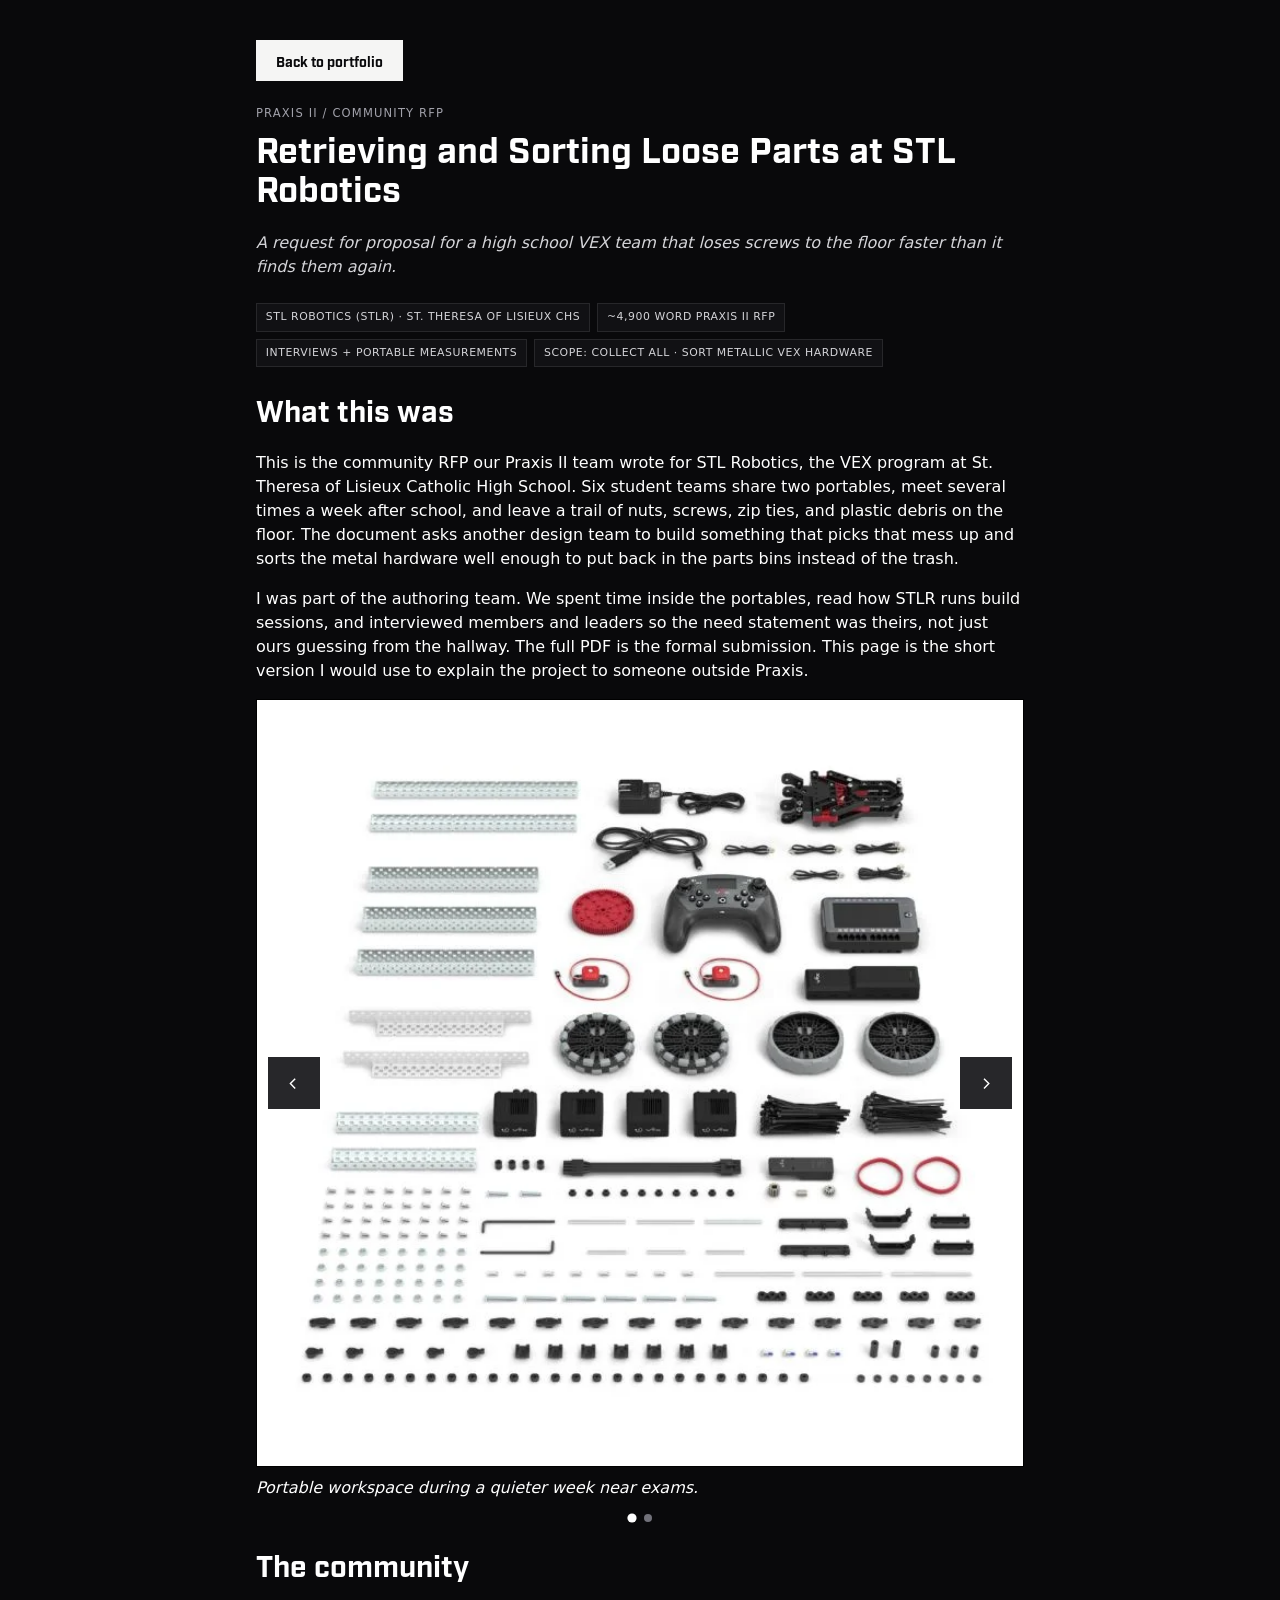
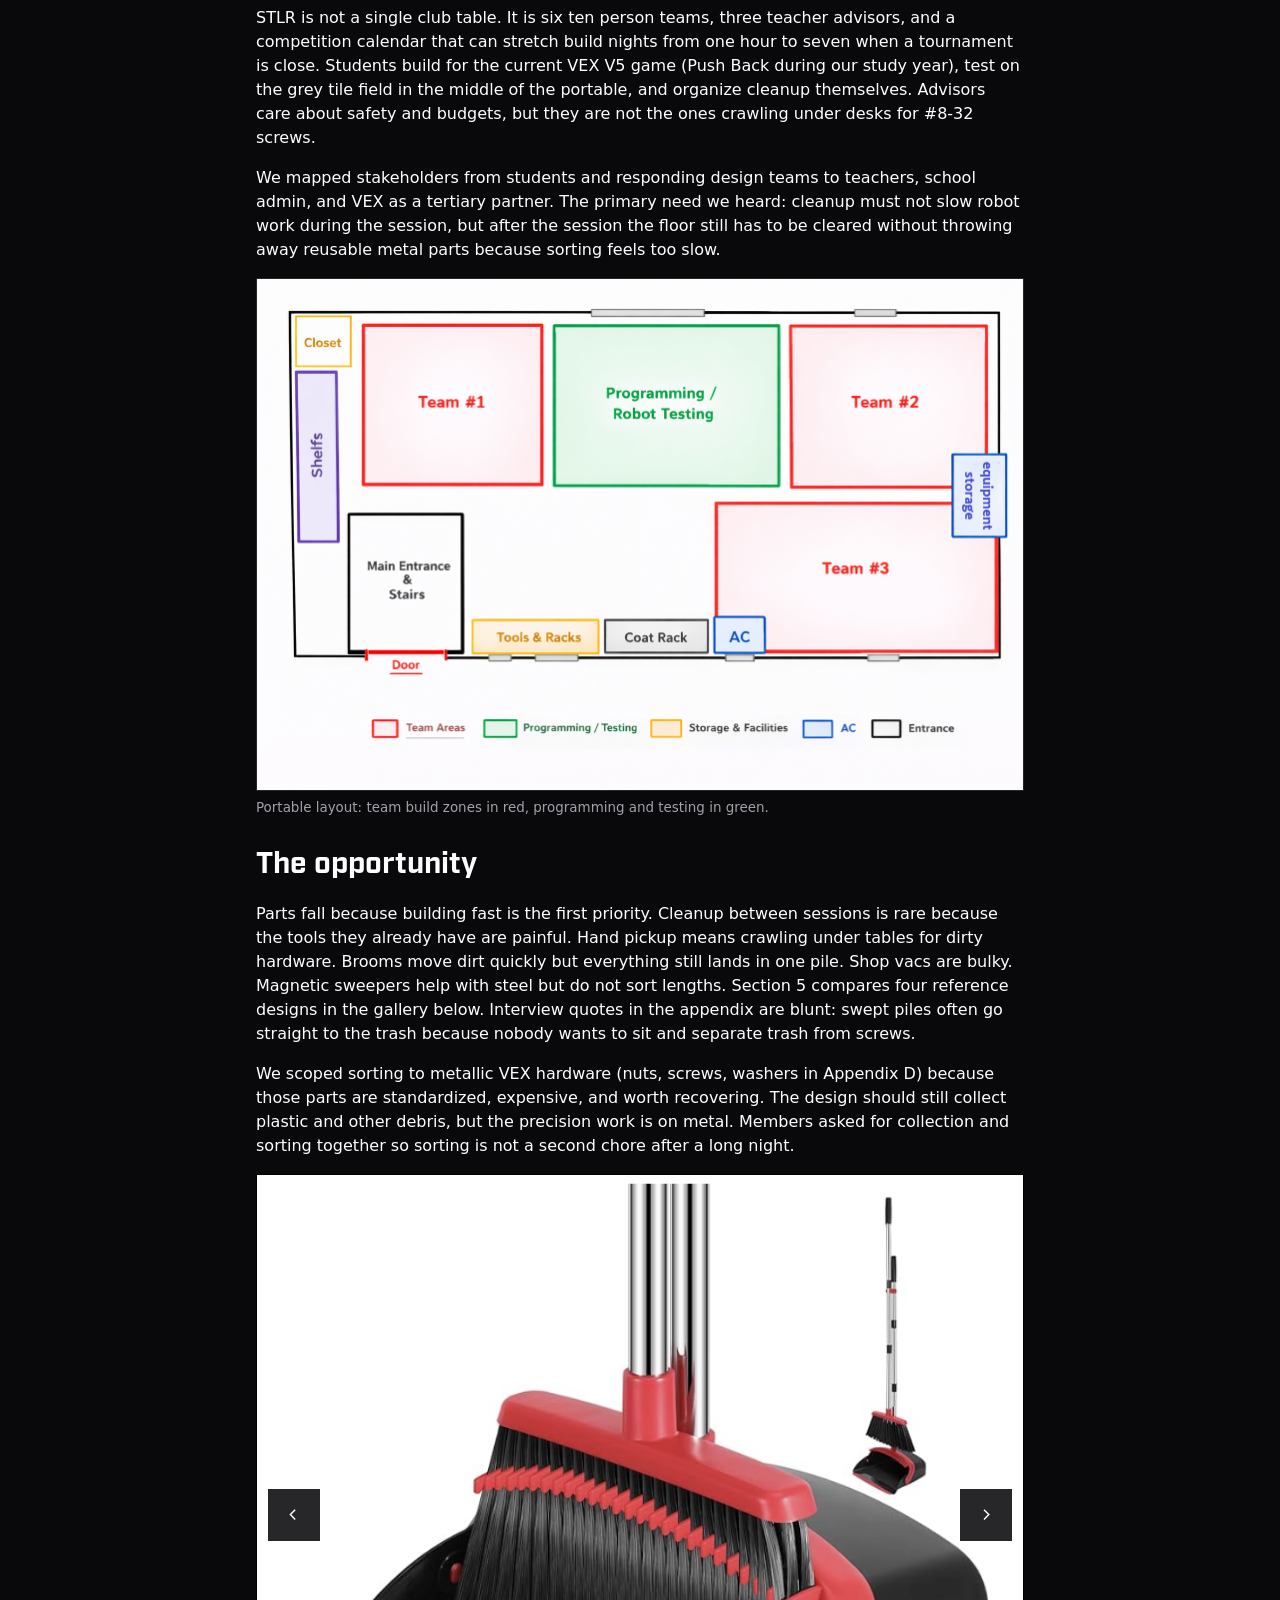
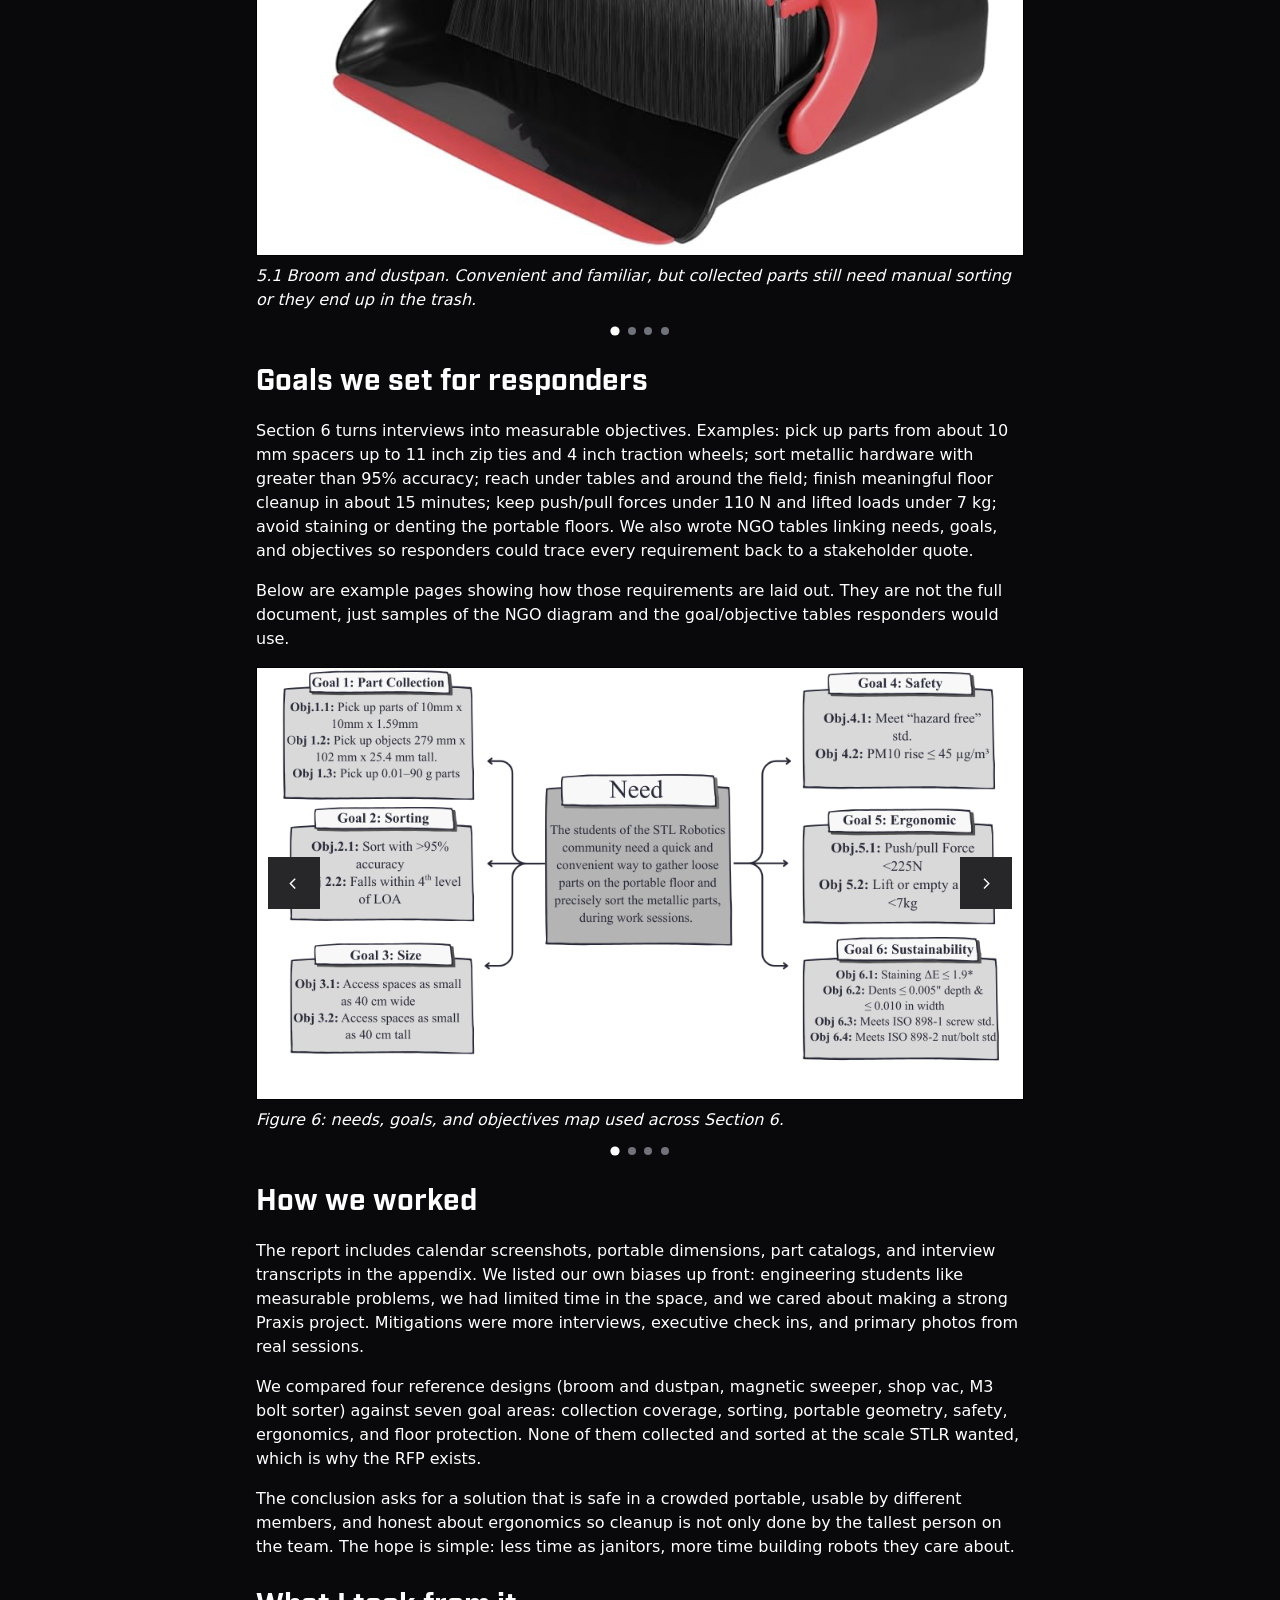
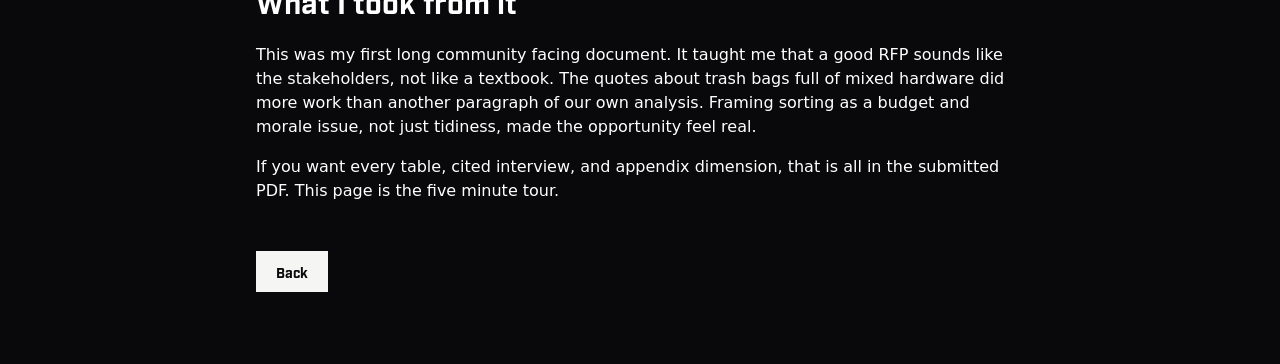
<file: stl-robotics-rfp.html>
<!DOCTYPE html>
<html lang="en">
  <head>
    <meta charset="UTF-8" />
    <meta
      name="description"
      content="Praxis II RFP for STL Robotics: collecting and sorting loose VEX parts from portable floors after build sessions."
    />
    <meta name="viewport" content="width=device-width, initial-scale=1.0" />
    <link rel="icon" href="favicon.svg" type="image/svg+xml" />
    <link rel="icon" href="favicon-512.png" type="image/png" sizes="512x512" />
    <link rel="apple-touch-icon" href="apple-touch-icon.png" />
    <meta name="theme-color" content="#09090b" />
    <title>Praxis II Beta Release | Junye</title>
    <link rel="stylesheet" href="styles.css" />
  </head>
  <body>
    <main class="project-page portfolio-page">
      <header class="portfolio-hero">
        <a class="back-link back-link-ghost" href="index.html">Back to portfolio</a>

        <p class="project-kicker">Praxis II / Community RFP</p>
        <h1 class="project-page-title">
          Retrieving and Sorting Loose Parts at STL Robotics
        </h1>

        <p class="project-caption">
          <i>
            A request for proposal for a high school VEX team that loses screws
            to the floor faster than it finds them again.
          </i>
        </p>

        <div class="project-facts">
          <span class="fact-pill">STL Robotics (STLR) · St. Theresa of Lisieux CHS</span>
          <span class="fact-pill">~4,900 word Praxis II RFP</span>
          <span class="fact-pill">Interviews + portable measurements</span>
          <span class="fact-pill">Scope: collect all · sort metallic VEX hardware</span>
        </div>
      </header>

      <section class="project-copy" id="overview">
        <h2 class="project-section-title">What this was</h2>

        <p>
          This is the community RFP our Praxis II team wrote for STL Robotics,
          the VEX program at St. Theresa of Lisieux Catholic High School. Six
          student teams share two portables, meet several times a week after
          school, and leave a trail of nuts, screws, zip ties, and plastic debris
          on the floor. The document asks another design team to build something
          that picks that mess up and sorts the metal hardware well enough to put
          back in the parts bins instead of the trash.
        </p>

        <p>
          I was part of the authoring team. We spent time inside the portables,
          read how STLR runs build sessions, and interviewed members and leaders
          so the need statement was theirs, not just ours guessing from the
          hallway. The full PDF is the formal submission. This page is the short
          version I would use to explain the project to someone outside Praxis.
        </p>

        <div class="figure-grid two-up">
          <figure class="portfolio-figure">
            <div class="portfolio-figure-media">
              <img
                src="assets/stl-robotics-rfp/report-p8-img1.png"
                alt="View inside an STL Robotics portable with the testing field"
                loading="lazy"
              />
            </div>
            <figcaption>
              Portable workspace during a quieter week near exams.
            </figcaption>
          </figure>

          <figure class="portfolio-figure">
            <div class="portfolio-figure-media">
              <img
                src="assets/stl-robotics-rfp/report-p11-img2.png"
              alt="Loose robotics parts scattered on the portable floor after a build session"
              loading="lazy"
              />
            </div>
            <figcaption>
              Loose parts on the floor after a build session. Members told us
              this hurts morale and wastes money when cleanup goes to the garbage.
            </figcaption>
          </figure>
        </div>
      </section>

      <section class="project-copy" id="community">
        <h2 class="project-section-title">The community</h2>

        <p>
          STLR is not a single club table. It is six ten person teams, three
          teacher advisors, and a competition calendar that can stretch build
          nights from one hour to seven when a tournament is close. Students build
          for the current VEX V5 game (Push Back during our study year), test on
          the grey tile field in the middle of the portable, and organize cleanup
          themselves. Advisors care about safety and budgets, but they are not
          the ones crawling under desks for #8-32 screws.
        </p>

        <p>
          We mapped stakeholders from students and responding design teams to
          teachers, school admin, and VEX as a tertiary partner. The primary need
          we heard: cleanup must not slow robot work during the session, but after
          the session the floor still has to be cleared without throwing away
          reusable metal parts because sorting feels too slow.
        </p>

        <figure class="portfolio-figure">
          <div class="portfolio-figure-media">
            <img
              src="assets/stl-robotics-rfp/report-p7-img1.png"
              alt="Diagram of portable layout showing team build zones and testing field"
              loading="lazy"
            />
          </div>
          <figcaption>
            Portable layout: team build zones in red, programming and testing in
            green.
          </figcaption>
        </figure>
      </section>

      <section class="project-copy" id="opportunity">
        <h2 class="project-section-title">The opportunity</h2>

        <p>
          Parts fall because building fast is the first priority. Cleanup between
          sessions is rare because the tools they already have are painful. Hand
          pickup means crawling under tables for dirty hardware. Brooms move dirt
          quickly but everything still lands in one pile. Shop vacs are bulky.
          Magnetic sweepers help with steel but do not sort lengths. Section 5
          compares four reference designs in the gallery below. Interview
          quotes in the appendix are blunt: swept piles often go straight to the
          trash because nobody wants to sit and separate trash from screws.
        </p>

        <p>
          We scoped sorting to metallic VEX hardware (nuts, screws, washers in
          Appendix D) because those parts are standardized, expensive, and worth
          recovering. The design should still collect plastic and other debris,
          but the precision work is on metal. Members asked for collection and
          sorting together so sorting is not a second chore after a long night.
        </p>

        <div
          class="reference-gallery"
          data-reference-gallery
          tabindex="0"
          aria-roledescription="carousel"
          aria-label="Reference designs from the RFP"
        >
          <div class="reference-gallery-toolbar">
            <p class="reference-gallery-label">Reference designs (Section 5)</p>
            <p class="reference-gallery-counter" data-gallery-counter>1 / 4</p>
          </div>

          <div class="reference-gallery-frame">
            <button
              type="button"
              class="reference-gallery-arrow"
              data-gallery-prev
              aria-label="Previous reference design"
            >
              <svg viewBox="0 0 24 24" aria-hidden="true">
                <path d="M14 6l-6 6 6 6"></path>
              </svg>
            </button>

            <div class="reference-gallery-viewport">
              <figure class="reference-gallery-slide is-active">
                <div class="reference-gallery-media">
                  <img
                    src="assets/stl-robotics-rfp/report-p13-img1.png"
                    alt="Broom and dustpan set used as a reference design"
                    loading="lazy"
                  />
                </div>
                <figcaption>
                  5.1 Broom and dustpan. Convenient and familiar, but collected
                  parts still need manual sorting or they end up in the trash.
                </figcaption>
              </figure>

              <figure class="reference-gallery-slide" hidden>
                <div class="reference-gallery-media">
                  <img
                    src="assets/stl-robotics-rfp/report-p14-img1.png"
                    alt="Heavy duty magnetic floor sweeper on wheels"
                    loading="lazy"
                  />
                </div>
                <figcaption>
                  5.2 Magnetic sweeper. Strong for steel hardware, weak on
                  plastic debris, and no sorting into bins.
                </figcaption>
              </figure>

              <figure class="reference-gallery-slide" hidden>
                <div class="reference-gallery-media">
                  <img
                    src="assets/stl-robotics-rfp/report-p15-img1.png"
                    alt="Shop vac vacuum reference design"
                    loading="lazy"
                  />
                </div>
                <figcaption>
                  5.3 Shop vac. Pulls in mixed debris quickly, bulky in a crowded
                  portable, and still leaves sorting as a second job.
                </figcaption>
              </figure>

              <figure class="reference-gallery-slide" hidden>
                <div class="reference-gallery-media">
                  <img
                    src="assets/stl-robotics-rfp/report-p16-img1.png"
                    alt="M3 bolt sorting tray with measuring slots"
                    loading="lazy"
                  />
                </div>
                <figcaption>
                  5.4 M3 bolt sorter. Useful for sorting after collection, but not
                  for picking parts off the floor and prone to jamming at volume.
                </figcaption>
              </figure>
            </div>

            <button
              type="button"
              class="reference-gallery-arrow"
              data-gallery-next
              aria-label="Next reference design"
            >
              <svg viewBox="0 0 24 24" aria-hidden="true">
                <path d="M10 6l6 6-6 6"></path>
              </svg>
            </button>
          </div>

        </div>
      </section>

      <section class="project-copy" id="goals">
        <h2 class="project-section-title">Goals we set for responders</h2>

        <p>
          Section 6 turns interviews into measurable objectives. Examples: pick up
          parts from about 10 mm spacers up to 11 inch zip ties and 4 inch traction
          wheels; sort metallic hardware with greater than 95% accuracy; reach
          under tables and around the field; finish meaningful floor cleanup in about
          15 minutes; keep push/pull forces under 110 N and lifted loads under 7 kg;
          avoid staining or denting the portable floors. We also wrote NGO tables
          linking needs, goals, and objectives so responders could trace every
          requirement back to a stakeholder quote.
        </p>

        <p>
          Below are example pages showing how those requirements are laid out.
          They are not the full document, just samples of the NGO diagram and the
          goal/objective tables responders would use.
        </p>

        <div
          class="reference-gallery reference-gallery-charts"
          data-reference-gallery
          tabindex="0"
          aria-roledescription="carousel"
          aria-label="Example requirement charts from the RFP"
        >
          <div class="reference-gallery-toolbar">
            <p class="reference-gallery-label">Example requirement charts</p>
            <p class="reference-gallery-counter" data-gallery-counter>1 / 4</p>
          </div>

          <div class="reference-gallery-frame">
            <button
              type="button"
              class="reference-gallery-arrow"
              data-gallery-prev
              aria-label="Previous chart example"
            >
              <svg viewBox="0 0 24 24" aria-hidden="true">
                <path d="M14 6l-6 6 6 6"></path>
              </svg>
            </button>

            <div class="reference-gallery-viewport">
              <figure class="reference-gallery-slide is-active">
                <div class="reference-gallery-media">
                  <img
                    src="assets/stl-robotics-rfp/report-p17-img1.png"
                    alt="NGO diagram linking needs, goals, and objectives"
                    loading="lazy"
                  />
                </div>
                <figcaption>
                  Figure 6: needs, goals, and objectives map used across Section
                  6.
                </figcaption>
              </figure>

              <figure class="reference-gallery-slide" hidden>
                <div class="reference-gallery-media">
                  <img
                    src="assets/stl-robotics-rfp/renders/page-13-2x.png"
                    alt="Reference design benefits and drawbacks table example"
                    loading="lazy"
                  />
                </div>
                <figcaption>
                  Example benefits and drawbacks table for a reference design
                  (Section 5.1 style).
                </figcaption>
              </figure>

              <figure class="reference-gallery-slide" hidden>
                <div class="reference-gallery-media">
                  <img
                    src="assets/stl-robotics-rfp/renders/page-18-2x.png"
                    alt="Goal and objectives table for sorting and reusability"
                    loading="lazy"
                  />
                </div>
                <figcaption>
                  Example goal and objectives table for sorting metallic parts
                  (Section 6.2).
                </figcaption>
              </figure>

              <figure class="reference-gallery-slide" hidden>
                <div class="reference-gallery-media">
                  <img
                    src="assets/stl-robotics-rfp/renders/page-19-2x.png"
                    alt="Goals for portable access and safety requirements"
                    loading="lazy"
                  />
                </div>
                <figcaption>
                  Example goals for portable access and session safety (Sections
                  6.3 and 6.4).
                </figcaption>
              </figure>
            </div>

            <button
              type="button"
              class="reference-gallery-arrow"
              data-gallery-next
              aria-label="Next chart example"
            >
              <svg viewBox="0 0 24 24" aria-hidden="true">
                <path d="M10 6l6 6-6 6"></path>
              </svg>
            </button>
          </div>

        </div>
      </section>

      <section class="project-copy" id="process">
        <h2 class="project-section-title">How we worked</h2>

        <p>
          The report includes calendar screenshots, portable dimensions, part
          catalogs, and interview transcripts in the appendix. We listed our own
          biases up front: engineering students like measurable problems, we had
          limited time in the space, and we cared about making a strong Praxis
          project. Mitigations were more interviews, executive check ins, and
          primary photos from real sessions.
        </p>

        <p>
          We compared four reference designs (broom and dustpan, magnetic sweeper,
          shop vac, M3 bolt sorter) against seven goal areas: collection coverage,
          sorting, portable geometry, safety, ergonomics, and floor protection.
          None of them collected and sorted at the scale STLR wanted, which is why
          the RFP exists.
        </p>

        <p>
          The conclusion asks for a solution that is safe in a crowded portable,
          usable by different members, and honest about ergonomics so cleanup is
          not only done by the tallest person on the team. The hope is simple: less
          time as janitors, more time building robots they care about.
        </p>
      </section>

      <section class="project-copy" id="takeaways">
        <h2 class="project-section-title">What I took from it</h2>

        <p>
          This was my first long community facing document. It taught me that a
          good RFP sounds like the stakeholders, not like a textbook. The quotes
          about trash bags full of mixed hardware did more work than another
          paragraph of our own analysis. Framing sorting as a budget and morale
          issue, not just tidiness, made the opportunity feel real.
        </p>

        <p>
          If you want every table, cited interview, and appendix dimension, that
          is all in the submitted PDF. This page is the five minute tour.
        </p>
      </section>

      <a class="back-link" href="index.html">Back</a>
    </main>

    <script src="reference-gallery.js"></script>
    <script src="image-lightbox.js"></script>
  </body>
</html>
</file>
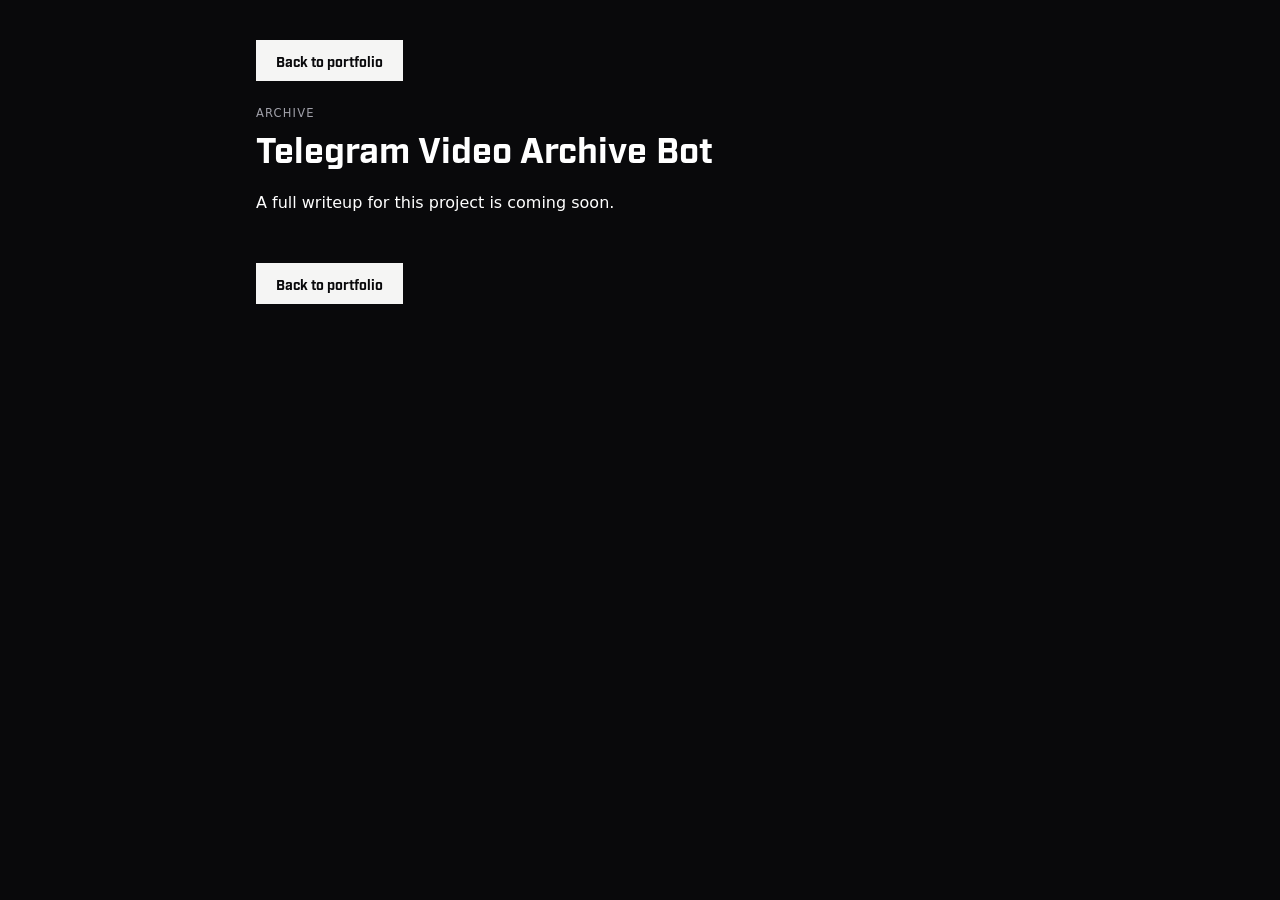
<file: telegram-video-archive-bot.html>
<!DOCTYPE html>
<html lang="en">
  <head>
    <meta charset="UTF-8" />
    <meta
      name="description"
      content="Telegram Video Archive Bot by Junye Zhou. Writeup coming soon."
    />
    <meta name="viewport" content="width=device-width, initial-scale=1.0" />
    <link rel="icon" href="favicon.svg" type="image/svg+xml" />
    <link rel="icon" href="favicon-512.png" type="image/png" sizes="512x512" />
    <link rel="apple-touch-icon" href="apple-touch-icon.png" />
    <meta name="theme-color" content="#09090b" />
    <title>Telegram Video Archive Bot | Junye</title>
    <link rel="stylesheet" href="styles.css" />
  </head>
  <body>
    <main class="project-page portfolio-page">
      <header class="portfolio-hero">
        <a class="back-link back-link-ghost" href="index.html">Back to portfolio</a>

        <p class="project-kicker">Archive</p>
        <h1 class="project-page-title">Telegram Video Archive Bot</h1>
      </header>

      <section class="project-copy">
        <p>A full writeup for this project is coming soon.</p>
      </section>

      <a class="back-link" href="index.html">Back to portfolio</a>
    </main>
  </body>
</html>
</file>
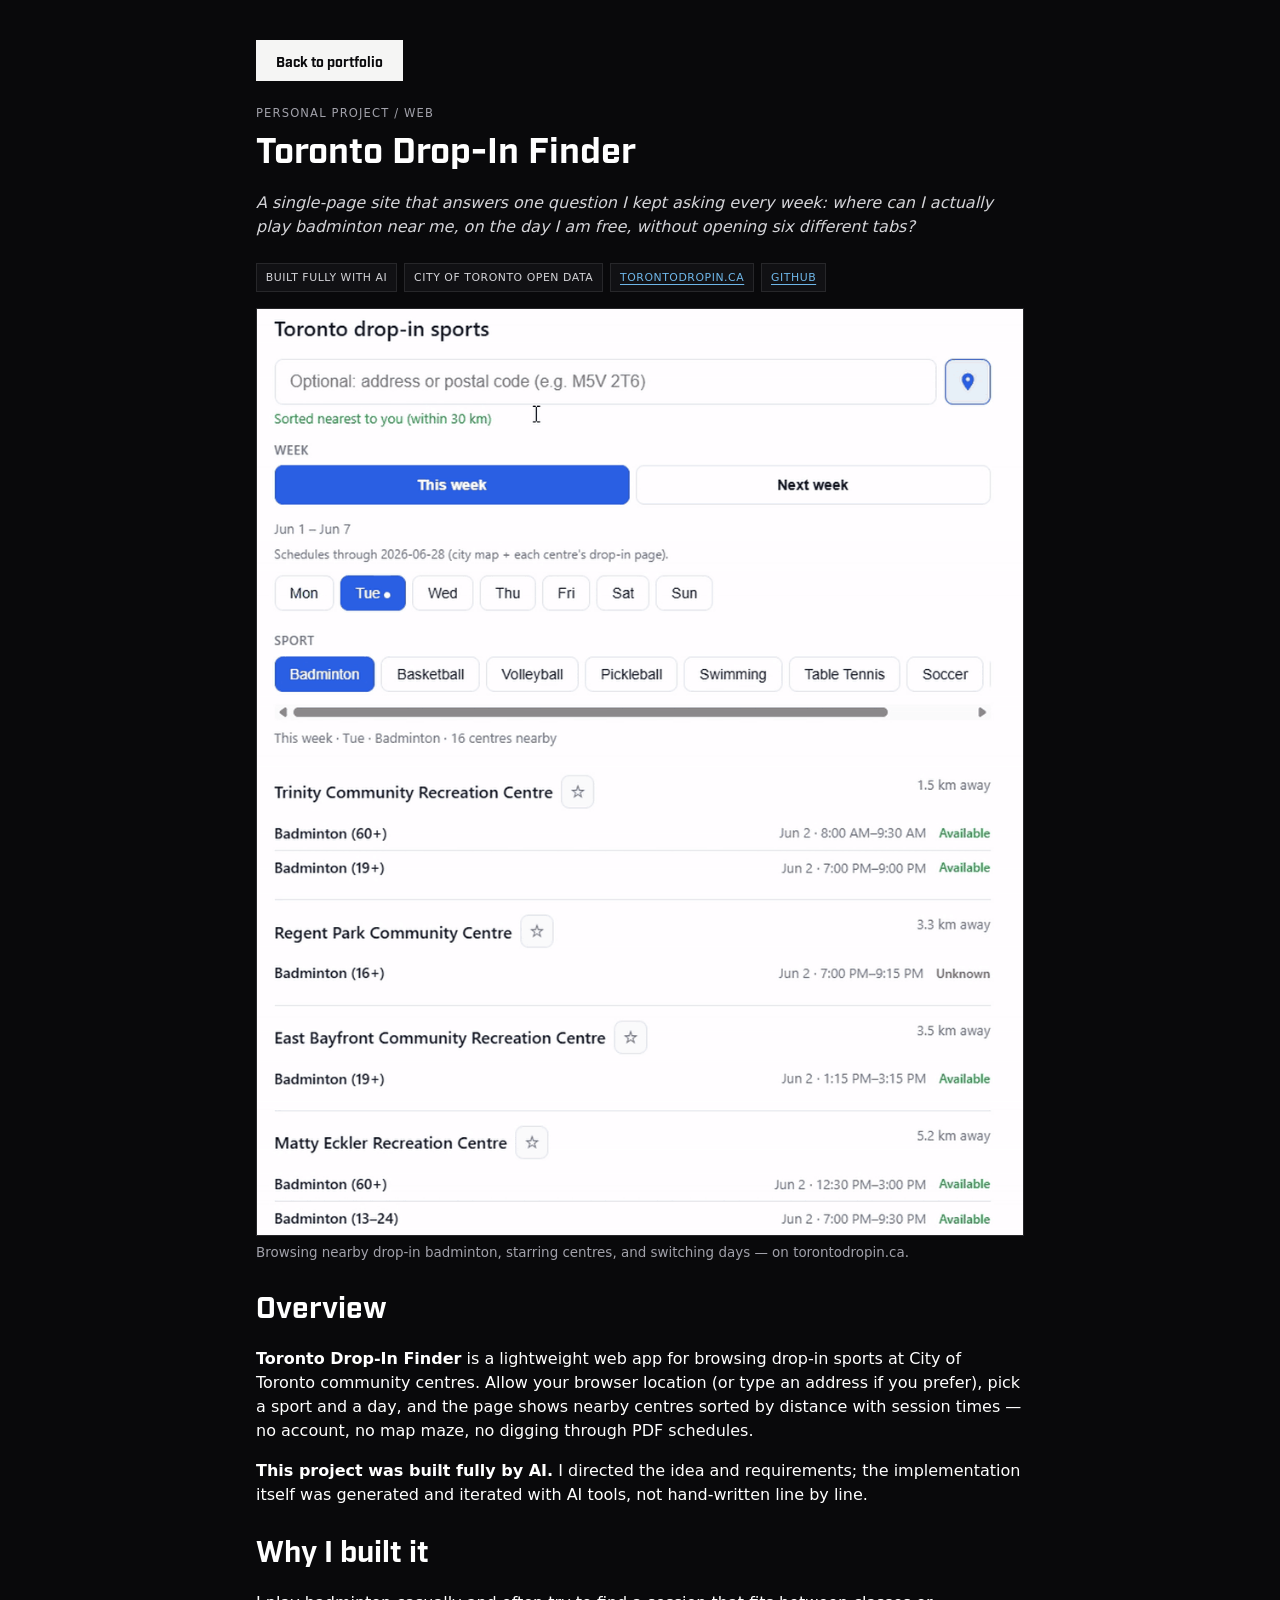
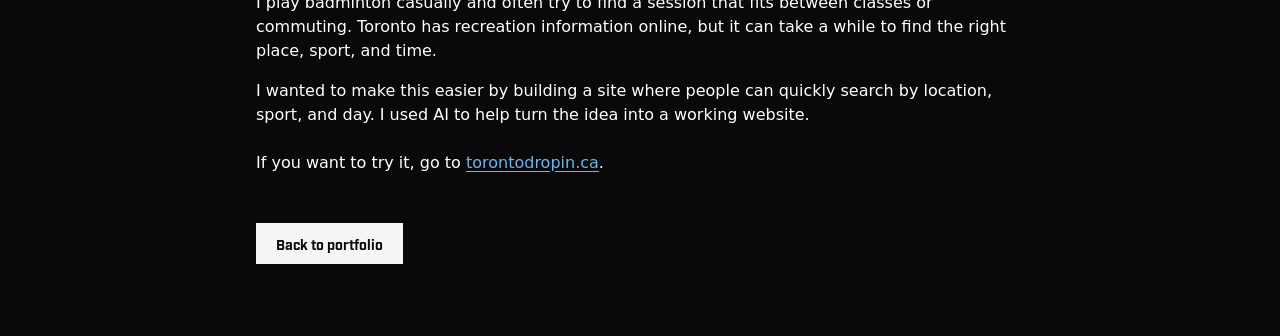
<file: toronto-drop-in-sports.html>
<!DOCTYPE html>
<html lang="en">
  <head>
    <meta charset="UTF-8" />
    <meta
      name="description"
      content="Toronto Drop-In Finder: find drop-in sports at community centres near you. Built fully with AI."
    />
    <meta name="viewport" content="width=device-width, initial-scale=1.0" />
    <link rel="icon" href="favicon.svg" type="image/svg+xml" />
    <link rel="icon" href="favicon-512.png" type="image/png" sizes="512x512" />
    <link rel="apple-touch-icon" href="apple-touch-icon.png" />
    <meta name="theme-color" content="#09090b" />
    <title>Toronto Drop-In Finder | Junye</title>
    <link rel="stylesheet" href="styles.css" />
  </head>
  <body>
    <main class="project-page portfolio-page">
      <header class="portfolio-hero">
        <a class="back-link back-link-ghost" href="index.html">Back to portfolio</a>

        <p class="project-kicker">Personal project / Web</p>
        <h1 class="project-page-title">Toronto Drop-In Finder</h1>

        <p class="project-caption">
          <i>
            A single-page site that answers one question I kept asking every week:
            where can I actually play badminton near me, on the day I am free, without
            opening six different tabs?
          </i>
        </p>

        <div class="project-facts">
          <span class="fact-pill">Built fully with AI</span>
          <span class="fact-pill">City of Toronto open data</span>
          <span class="fact-pill">
            <a href="https://torontodropin.ca/" target="_blank" rel="noreferrer"
              >torontodropin.ca</a
            >
          </span>
          <span class="fact-pill">
            <a
              href="https://github.com/MoonlitJadeRabbit/toronto-drop-in"
              target="_blank"
              rel="noreferrer"
              >GitHub</a
            >
          </span>
        </div>
      </header>

      <figure class="portfolio-figure">
        <img
          src="assets/toronto-drop-in/demo.gif"
          alt="Demo: location sorting, starring favourite centres, and switching day and sport filters on torontodropin.ca"
          width="900"
          height="1089"
          loading="eager"
        />
        <figcaption>
          Browsing nearby drop-in badminton, starring centres, and switching days — on
          torontodropin.ca.
        </figcaption>
      </figure>

      <section class="project-copy" id="overview">
        <h2 class="project-section-title">Overview</h2>

        <p>
          <strong>Toronto Drop-In Finder</strong> is a lightweight web app for browsing
          drop-in sports at City of Toronto community centres. Allow your browser location
          (or type an address if you prefer), pick a sport and a day, and the page shows
          nearby centres sorted by distance with session times — no account, no map maze,
          no digging through PDF schedules.
        </p>

        <p>
          <strong>This project was built fully by AI.</strong> I directed the idea and
          requirements; the implementation itself was generated and iterated with AI tools,
          not hand-written line by line.
        </p>
      </section>

      <section class="project-copy" id="motivation">
        <h2 class="project-section-title">Why I built it</h2>

        <p>
          I play badminton casually and often try to find a session that fits between
          classes or commuting. Toronto has recreation information online, but it can
          take a while to find the right place, sport, and time.
        </p>

        <p>
          I wanted to make this easier by building a site where people can quickly
          search by location, sport, and day. I used AI to help turn the idea into a
          working website.
        </p>
      </section>

      <section class="project-copy" id="try-it">
        <p>
          If you want to try it, go to
          <a href="https://torontodropin.ca/" target="_blank" rel="noreferrer"
            >torontodropin.ca</a
          >.
        </p>
      </section>

      <a class="back-link" href="index.html">Back to portfolio</a>
    </main>
  </body>
</html>
</file>
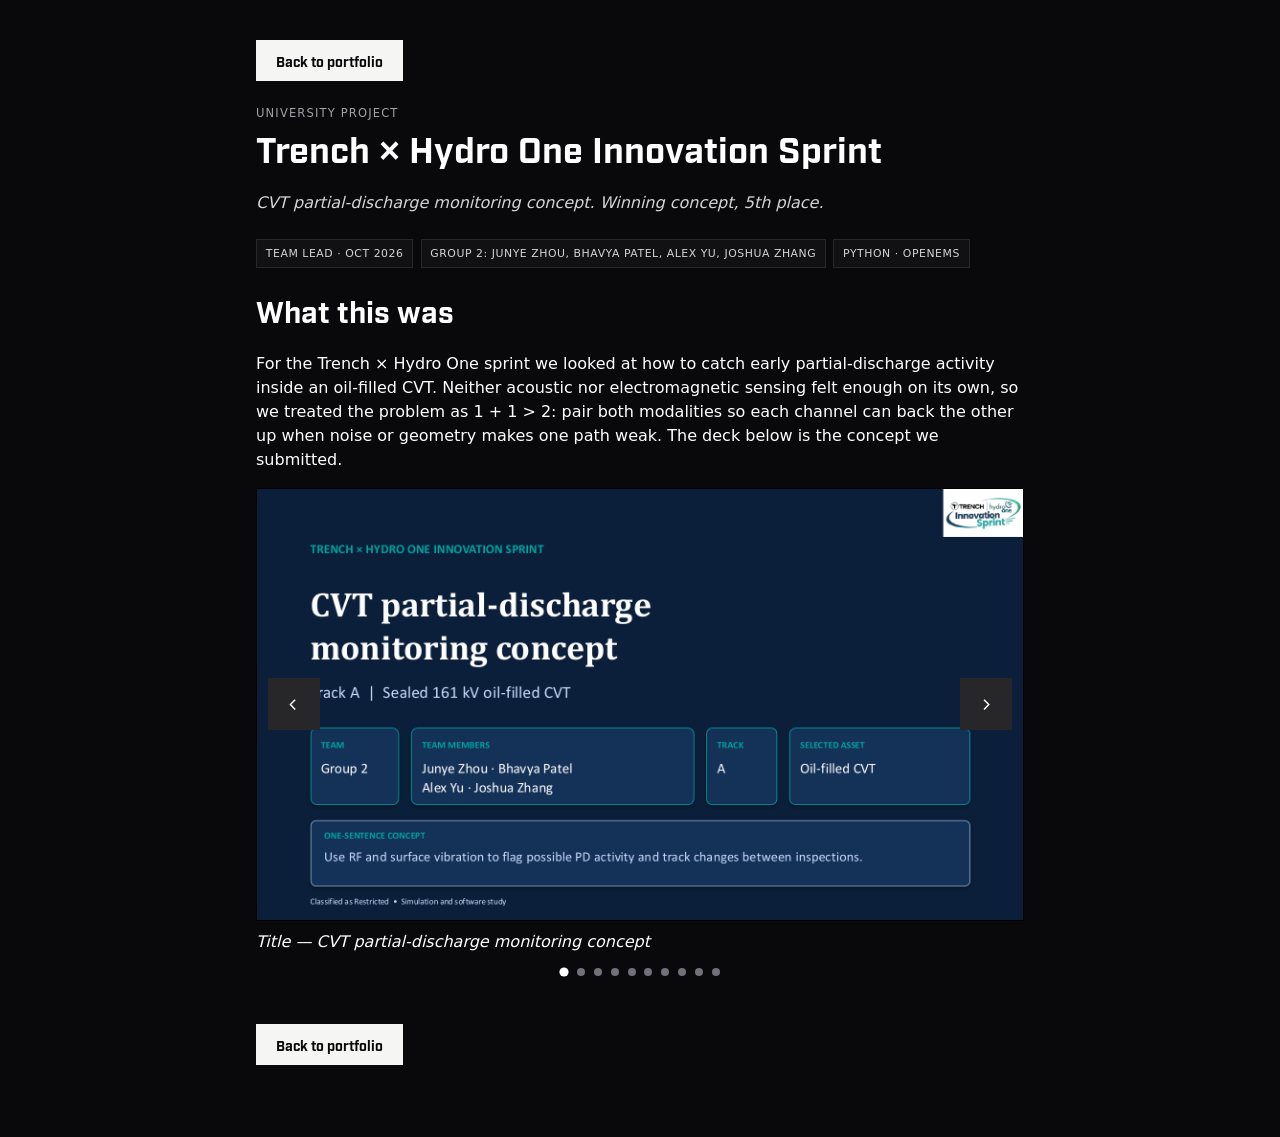
<file: trench-hydro-one.html>
<!DOCTYPE html>
<html lang="en">
  <head>
    <meta charset="UTF-8" />
    <meta
      name="description"
      content="Trench × Hydro One Innovation Sprint: CVT partial-discharge monitoring concept by Junye Zhou."
    />
    <meta name="viewport" content="width=device-width, initial-scale=1.0" />
    <link rel="icon" href="favicon.svg" type="image/svg+xml" />
    <link rel="icon" href="favicon-512.png" type="image/png" sizes="512x512" />
    <link rel="apple-touch-icon" href="apple-touch-icon.png" />
    <meta name="theme-color" content="#09090b" />
    <title>Trench × Hydro One | Junye</title>
    <link rel="stylesheet" href="styles.css" />
  </head>
  <body>
    <main class="project-page portfolio-page">
      <header class="portfolio-hero">
        <a class="back-link back-link-ghost" href="index.html">Back to portfolio</a>

        <p class="project-kicker">University Project</p>
        <h1 class="project-page-title">Trench × Hydro One Innovation Sprint</h1>

        <p class="project-caption">
          <i>
            CVT partial-discharge monitoring concept. Winning concept, 5th place.
          </i>
        </p>

        <div class="project-facts">
          <span class="fact-pill">Team Lead · Oct 2026</span>
          <span class="fact-pill">Group 2: Junye Zhou, Bhavya Patel, Alex Yu, Joshua Zhang</span>
          <span class="fact-pill">Python · openEMS</span>
        </div>
      </header>

      <section class="project-copy" id="overview">
        <h2 class="project-section-title">What this was</h2>
        <p>
          For the Trench × Hydro One sprint we looked at how to catch early
          partial-discharge activity inside an oil-filled CVT. Neither acoustic
          nor electromagnetic sensing felt enough on its own, so we treated the
          problem as 1&nbsp;+&nbsp;1&nbsp;&gt;&nbsp;2: pair both modalities so
          each channel can back the other up when noise or geometry makes one
          path weak. The deck below is the concept we submitted.
        </p>

        <div
          class="figure-grid"
          data-gallery-label="Submission deck"
        >
          <figure class="portfolio-figure">
            <div class="portfolio-figure-media">
              <img
                src="assets/trench-hydro-one/slide-01.png"
                alt="Title slide: Trench × Hydro One Innovation Sprint CVT partial-discharge monitoring concept"
                loading="eager"
              />
            </div>
            <figcaption>Title — CVT partial-discharge monitoring concept</figcaption>
          </figure>

          <figure class="portfolio-figure">
            <div class="portfolio-figure-media">
              <img
                src="assets/trench-hydro-one/slide-02.png"
                alt="Introduction and objective for detecting possible PD activity in an oil-filled CVT"
                loading="lazy"
              />
            </div>
            <figcaption>Introduction &amp; Objective</figcaption>
          </figure>

          <figure class="portfolio-figure">
            <div class="portfolio-figure-media">
              <img
                src="assets/trench-hydro-one/slide-03.png"
                alt="Proposed sensing concept for RF and acoustic PD detection"
                loading="lazy"
              />
            </div>
            <figcaption>Proposed Sensing Concept</figcaption>
          </figure>

          <figure class="portfolio-figure">
            <div class="portfolio-figure-media">
              <img
                src="assets/trench-hydro-one/slide-04.png"
                alt="Provisional sensor positions for the CVT model"
                loading="lazy"
              />
            </div>
            <figcaption>Sensor Positions</figcaption>
          </figure>

          <figure class="portfolio-figure">
            <div class="portfolio-figure-media">
              <img
                src="assets/trench-hydro-one/slide-05.png"
                alt="Simulation and results for RF detector and acoustic surface velocity"
                loading="lazy"
              />
            </div>
            <figcaption>Simulation &amp; Results</figcaption>
          </figure>

          <figure class="portfolio-figure">
            <div class="portfolio-figure-media">
              <img
                src="assets/trench-hydro-one/slide-06.png"
                alt="Existing CVT geometry slide noting sensor assembly still needs CAD work"
                loading="lazy"
              />
            </div>
            <figcaption>CVT Geometry</figcaption>
          </figure>

          <figure class="portfolio-figure">
            <div class="portfolio-figure-media">
              <img
                src="assets/trench-hydro-one/slide-07.png"
                alt="Analysis slide from the Trench Hydro One submission deck"
                loading="lazy"
              />
            </div>
            <figcaption>Slide 7</figcaption>
          </figure>

          <figure class="portfolio-figure">
            <div class="portfolio-figure-media">
              <img
                src="assets/trench-hydro-one/slide-08.png"
                alt="Discussion slide from the Trench Hydro One submission deck"
                loading="lazy"
              />
            </div>
            <figcaption>Slide 8</figcaption>
          </figure>

          <figure class="portfolio-figure">
            <div class="portfolio-figure-media">
              <img
                src="assets/trench-hydro-one/slide-09.png"
                alt="Next steps slide from the Trench Hydro One submission deck"
                loading="lazy"
              />
            </div>
            <figcaption>Slide 9</figcaption>
          </figure>

          <figure class="portfolio-figure">
            <div class="portfolio-figure-media">
              <img
                src="assets/trench-hydro-one/slide-10.png"
                alt="Closing slide from the Trench Hydro One submission deck"
                loading="lazy"
              />
            </div>
            <figcaption>Slide 10</figcaption>
          </figure>
        </div>
      </section>

      <a class="back-link" href="index.html">Back to portfolio</a>
    </main>

    <script src="reference-gallery.js"></script>
    <script src="image-lightbox.js"></script>
  </body>
</html>
</file>
<file: styles.css>
@font-face {
  /* Custom bold display font used for headings, similar to the reference site */
  font-family: "IndustryBlack";
  src: url("IndustryBold.otf") format("opentype");
  font-display: swap;
}

:root {
  /* Main color variables used across the page */
  --bg: #09090b;
  --panel: #111114;
  --panel-hover: #18181b;
  --line: #27272a;
  --line-strong: #3f3f46;
  --text: #ffffff;
  --muted: #a1a1aa;
  --soft: #d4d4d8;
  --button-light: #f5f5f4;
  --button-light-hover: #e7e5e4;
}

* {
  box-sizing: border-box;
}

html {
  /* Enables smooth scrolling when clicking anchor links */
  scroll-behavior: smooth;
}

body {
  /* Global page styles */
  margin: 0;
  background: var(--bg);
  color: var(--text);
  font-family: system-ui, -apple-system, BlinkMacSystemFont, "Segoe UI", sans-serif;
  line-height: 1.6;
}

a {
  color: inherit;
  text-decoration: none;
}

button,
input,
textarea {
  font: inherit;
}

.container {
  /* Keeps the site centered and limits the maximum content width */
  width: 1100px;
  max-width: 100%;
  margin: 0 auto;
  padding: 0.75rem;
}

.hero {
  /* Spacing below the introduction section */
  margin-bottom: 4rem;
}

.heading-container {
  /* Two-column layout: identity on the left, social icons on the right */
  display: grid;
  grid-template-columns: 1fr 1fr;
  gap: 1rem;
  align-items: center;
}

.identity {
  /* Aligns the profile image and the name text */
  display: inline-flex;
  align-items: center;
  gap: 1rem;
  width: fit-content;
}

.avatar-image {
  /* Profile picture beside the name */
  width: 3rem;
  height: 3rem;
  border: 1px solid #27272a;
  object-fit: cover;
}

.identity-copy h1 {
  margin: 0;
  font-size: 1.25rem;
  font-weight: 600;
}

.identity-copy p {
  margin: 0;
  color: var(--muted);
  font-size: 1rem;
}

.tagline {
  /* Short line directly under the top identity row */
  margin: 1.4rem 0 0;
  color: var(--muted);
  font-size: 1.15rem;
  font-weight: 300;
}

.intro-copy {
  /* Paragraph text used in the intro section */
  max-width: 70rem;
  margin: 1rem 0 0;
  color: var(--muted);
  font-size: 1rem;
}

.intro-copy a,
.intro-credit a,
.underline-text {
  color: var(--soft);
  text-decoration: underline;
  text-underline-offset: 3px;
}

.intro-credit {
  max-width: 70rem;
  margin: 1.25rem 0 0;
  color: var(--muted);
  font-size: 0.9rem;
}

.intro-credit a:hover {
  color: var(--text);
}

.social-links {
  /* Holds the social icon buttons in a row */
  display: flex;
  justify-content: flex-end;
  flex-wrap: wrap;
  gap: 0.75rem;
}

.social-link {
  /* Single social button styled to match your screenshot */
  display: inline-flex;
  align-items: center;
  justify-content: center;
  width: 3rem;
  height: 3rem;
  background: #18181b;
  border: 1px solid #232326;
  border-radius: 0.85rem;
  box-shadow: inset 0 1px 0 rgba(255, 255, 255, 0.02);
  transition:
    transform 180ms ease,
    background-color 180ms ease,
    border-color 180ms ease;
}

.social-link:hover {
  transform: translateY(-1px);
  background: #1f1f23;
  border-color: #2c2c31;
}

.social-link svg {
  /* Makes all social icons the same size and color */
  width: 1.2rem;
  height: 1.2rem;
  fill: none;
  stroke: currentColor;
  stroke-width: 1.25;
  color: #e5e7eb;
  transition: transform 180ms ease;
}

.social-link:hover svg {
  transform: scale(1.08);
}

.sr-only {
  position: absolute;
  width: 1px;
  height: 1px;
  padding: 0;
  margin: -1px;
  overflow: hidden;
  clip: rect(0, 0, 0, 0);
  white-space: nowrap;
  border: 0;
}

.category,
.contact-section {
  /* Shared spacing for each large section */
  margin-bottom: 2.2rem;
}

.section-title,
.project-title,
.submit-button {
  /* Bold display font for major headings and buttons */
  font-family: "IndustryBlack", sans-serif;
}

.section-title {
  margin: 0 0 1rem;
  font-size: clamp(1.95rem, 3vw, 2.5rem);
  font-weight: 700;
  letter-spacing: 0.01em;
}

.projects-grid {
  /* Default 3-column project layout */
  display: grid;
  grid-template-columns: repeat(3, minmax(0, 1fr));
  gap: 1rem;
}

.projects-grid-two {
  /* Used for the final section that only has 2 cards */
  grid-template-columns: repeat(2, minmax(0, 1fr));
}

.project-card {
  /* Outer card shell for each project */
  border: 2px solid #18181b;
  background: var(--bg);
}

.card-image-wrapper {
  /* Image container so the placeholder art stays clipped correctly */
  position: relative;
  width: 100%;
  overflow: hidden;
}

.project-image {
  /* Visual thumbnail area at the top of each project card */
  position: relative;
  display: flex;
  align-items: flex-end;
  width: 100%;
  min-height: 230px;
  padding: 1rem;
  border-bottom: 1px solid #000000;
  overflow: hidden;
}

.project-image::before {
  content: "";
  position: absolute;
  inset: 0;
  background:
    linear-gradient(180deg, rgba(255, 255, 255, 0.08), transparent 45%),
    repeating-linear-gradient(
      90deg,
      rgba(255, 255, 255, 0.03) 0,
      rgba(255, 255, 255, 0.03) 1px,
      transparent 1px,
      transparent 42px
    );
  mix-blend-mode: screen;
}

.project-image::after {
  content: "";
  position: absolute;
  inset: auto 0 0;
  height: 55%;
  background: linear-gradient(180deg, transparent, rgba(0, 0, 0, 0.66));
}

.thumb-label {
  /* Small label shown on each placeholder thumbnail */
  position: relative;
  z-index: 1;
  display: inline-flex;
  align-items: center;
  min-height: 2rem;
  padding: 0.35rem 0.75rem;
  border: 1px solid rgba(255, 255, 255, 0.16);
  background: rgba(0, 0, 0, 0.5);
  color: var(--text);
  font-size: 0.76rem;
  letter-spacing: 0.1em;
  text-transform: uppercase;
}

.project-image-has-photo {
  padding: 0;
  min-height: 230px;
}

.project-image-has-photo::before {
  z-index: 1;
  background: linear-gradient(
    180deg,
    rgba(255, 255, 255, 0.05),
    transparent 52%
  );
  mix-blend-mode: screen;
}

.project-image-has-photo::after {
  height: 48%;
  background: linear-gradient(180deg, transparent, rgba(0, 0, 0, 0.47));
}

.project-image-has-photo img {
  position: absolute;
  inset: 0;
  width: 100%;
  height: 100%;
  object-fit: cover;
  object-position: center;
  filter: brightness(1.08) contrast(1.02) saturate(1.04);
}

.project-image-has-photo img.thumb-focus-mid {
  object-position: center 42%;
}

.project-image:not(.project-image-has-photo)::before {
  background:
    linear-gradient(180deg, rgba(255, 255, 255, 0.1), transparent 52%),
    repeating-linear-gradient(
      90deg,
      rgba(255, 255, 255, 0.04) 0,
      rgba(255, 255, 255, 0.04) 1px,
      transparent 1px,
      transparent 42px
    );
}

.project-image:not(.project-image-has-photo)::after {
  height: 48%;
  background: linear-gradient(180deg, transparent, rgba(0, 0, 0, 0.5));
}

.project-image-has-photo .thumb-label {
  margin: 1rem;
}

.thumb-02 {
  background:
    radial-gradient(circle at 78% 26%, rgba(244, 114, 182, 0.35), transparent 30%),
    linear-gradient(135deg, #1f1235, #0f172a 42%, #111827);
}

.thumb-03 {
  background:
    radial-gradient(circle at 50% 30%, rgba(56, 189, 248, 0.35), transparent 28%),
    linear-gradient(135deg, #0f172a, #10233c 40%, #111827);
}

.thumb-04 {
  background:
    radial-gradient(circle at 18% 72%, rgba(163, 230, 53, 0.25), transparent 28%),
    linear-gradient(135deg, #14231a, #0b1220 44%, #0b1120);
}

.thumb-05 {
  background:
    radial-gradient(circle at 80% 18%, rgba(251, 146, 60, 0.3), transparent 30%),
    linear-gradient(135deg, #231815, #111827 48%, #09090b);
}

.thumb-06 {
  background:
    radial-gradient(circle at 28% 25%, rgba(192, 132, 252, 0.32), transparent 28%),
    linear-gradient(135deg, #1e1b4b, #111827 45%, #09090b);
}

.thumb-07 {
  background:
    radial-gradient(circle at 78% 74%, rgba(251, 113, 133, 0.28), transparent 30%),
    linear-gradient(135deg, #2a1420, #0f172a 45%, #09090b);
}

.thumb-08 {
  background:
    radial-gradient(circle at 50% 50%, rgba(96, 165, 250, 0.36), transparent 28%),
    linear-gradient(135deg, #152a3f, #182030 42%, #121216);
}

.thumb-09 {
  background:
    radial-gradient(circle at 22% 18%, rgba(45, 212, 191, 0.36), transparent 33%),
    linear-gradient(135deg, #152b2b, #182030 45%, #121216);
}

.thumb-10 {
  background:
    radial-gradient(circle at 84% 28%, rgba(248, 250, 252, 0.2), transparent 24%),
    linear-gradient(135deg, #232323, #111827 48%, #09090b);
}

.thumb-11 {
  background:
    radial-gradient(circle at 15% 20%, rgba(234, 179, 8, 0.26), transparent 28%),
    linear-gradient(135deg, #20170d, #111827 46%, #09090b);
}

.project-body {
  /* Text area below each thumbnail */
  padding: 1.25rem;
}

.project-title {
  margin: 0;
  color: var(--text);
  font-size: 1.6rem;
  font-weight: 700;
  line-height: 1.2;
  text-decoration: underline;
  text-underline-offset: 3px;
}

.project-title-static {
  text-decoration: none;
}

.project-subtitle {
  margin: 0.35rem 0 0;
  color: var(--soft);
  font-size: 0.92rem;
  letter-spacing: 0.04em;
}

.project-body > p:not(.project-subtitle) {
  margin: 1rem 0 0;
  color: var(--muted);
}

.read-more {
  /* Button-style link used at the bottom of each project card */
  display: inline-flex;
  align-items: center;
  gap: 0.55rem;
  margin-top: 1.35rem;
  padding: 0.72rem 1rem;
  background: #27272a;
  border: 1px solid var(--line-strong);
  color: var(--text);
  font-size: 0.88rem;
}

.read-more:hover {
  background: #3f3f46;
}

.read-more svg {
  width: 0.9rem;
  height: 0.9rem;
  fill: none;
  stroke: currentColor;
  stroke-width: 1.7;
}

.detail-block + .detail-block {
  margin-top: 1rem;
}

.detail-block h4 {
  margin: 0 0 0.35rem;
  color: var(--soft);
  font-size: 0.95rem;
  font-weight: 700;
}

.project-page {
  width: 860px;
  max-width: 100%;
  margin: 0 auto;
  padding: 1rem;
}

.project-page-title {
  margin: 0 0 1.5rem;
  color: var(--text);
  font-family: "IndustryBlack", sans-serif;
  font-size: clamp(2.1rem, 4vw, 3rem);
  line-height: 1.15;
}

.project-page-title span {
  color: var(--soft);
}

.project-hero-card {
  min-height: 360px;
  border: 1px solid #000000;
  background:
    radial-gradient(circle at 18% 20%, rgba(250, 204, 21, 0.18), transparent 24%),
    radial-gradient(circle at 78% 28%, rgba(96, 165, 250, 0.16), transparent 26%),
    linear-gradient(135deg, #141a24, #0d121a 46%, #09090b);
  overflow: hidden;
}

.project-hero-art {
  position: relative;
  width: 100%;
  min-height: 360px;
}

.project-hero-art::before {
  content: "";
  position: absolute;
  left: 10%;
  right: 10%;
  bottom: 25%;
  height: 4px;
  background: rgba(255, 255, 255, 0.7);
  box-shadow:
    0 -54px 0 -1px rgba(255, 255, 255, 0.28),
    0 -108px 0 -2px rgba(255, 255, 255, 0.16);
}

.project-hero-art::after {
  content: "";
  position: absolute;
  left: 16%;
  right: 16%;
  top: 23%;
  bottom: 25%;
  background:
    linear-gradient(62deg, transparent 0 47%, rgba(255, 255, 255, 0.34) 47% 49%, transparent 49%),
    linear-gradient(118deg, transparent 0 47%, rgba(255, 255, 255, 0.22) 47% 49%, transparent 49%),
    repeating-linear-gradient(
      90deg,
      transparent 0 10%,
      rgba(255, 255, 255, 0.14) 10% 11%,
      transparent 11% 22%
    );
}

.project-caption {
  margin: 0.75rem 0 1.5rem;
  color: var(--text);
}

.project-caption i {
  color: var(--soft);
}

.project-copy {
  color: var(--text);
  margin-bottom: 3rem;
}

.project-copy p {
  margin: 0 0 1rem;
  color: var(--text);
}

.project-copy a {
  color: #6eb6e8;
  text-decoration: underline;
  text-underline-offset: 3px;
}

.project-copy a:hover {
  color: #9fd0f5;
}

.project-section-title {
  margin: 0 0 1rem;
  color: var(--text);
  font-family: "IndustryBlack", sans-serif;
  font-size: clamp(1.8rem, 3vw, 2.2rem);
}

.project-subsection-title {
  margin: 0 0 0.35rem;
  color: var(--soft);
  font-family: "IndustryBlack", sans-serif;
  font-size: 1.15rem;
}

.script-table-wrap {
  overflow-x: auto;
  margin: 1rem 0 1.25rem;
  border: 1px solid var(--line);
}

.script-table {
  width: 100%;
  border-collapse: collapse;
  font-size: 0.92rem;
}

.script-table th,
.script-table td {
  padding: 0.55rem 0.75rem;
  text-align: left;
  border-bottom: 1px solid var(--line);
  vertical-align: top;
}

.script-table th {
  color: var(--text);
  background: var(--panel);
  font-weight: 600;
}

.script-table td {
  color: var(--soft);
}

.script-table tr:last-child td {
  border-bottom: none;
}

.script-table code {
  font-size: 0.86em;
  color: var(--text);
}

.code-snippet {
  margin: 1rem 0 1.25rem;
  padding: 0.85rem 1rem;
  border: 1px solid var(--line);
  background: var(--panel);
  overflow-x: auto;
}

.code-snippet pre {
  margin: 0;
  font-family: Consolas, "Courier New", monospace;
  font-size: 0.82rem;
  line-height: 1.45;
  color: var(--soft);
  white-space: pre;
}

.process-grid {
  display: grid;
  gap: 1rem;
  margin-top: 1.5rem;
}

.process-card {
  padding: 1rem 1.1rem;
  border: 1px solid var(--line);
  background: #111114;
}

.back-link {
  display: inline-flex;
  align-items: center;
  justify-content: center;
  margin: 1.5rem 0 2rem;
  padding: 0.78rem 1.1rem;
  background: var(--button-light);
  color: #09090b;
  font-family: "IndustryBlack", sans-serif;
  font-size: 0.92rem;
}

.back-link:hover {
  background: var(--button-light-hover);
}

.contact-wrap {
  /* Centers and narrows the contact section */
  max-width: 48rem;
  margin: 0 auto;
  padding: 2rem 0;
}

.contact-title {
  margin-bottom: 0.5rem;
}

.contact-lead {
  margin: 0 0 0.25rem;
  color: var(--muted);
  font-size: 0.95rem;
  line-height: 1.6;
}

.contact-lead a {
  color: var(--soft);
  text-decoration: underline;
  text-underline-offset: 0.15em;
}

.contact-lead a:hover {
  color: var(--text);
}

.form-honey {
  display: none !important;
}

.contact-form {
  /* Extra spacing above the contact form fields */
  padding: 1.25rem 0 0;
}

.form-field + .form-field {
  margin-top: 1.75rem;
}

.form-field label {
  display: block;
  margin-bottom: 0.5rem;
  color: var(--soft);
  font-size: 0.92rem;
}

.form-field input,
.form-field textarea {
  /* Shared input styles for email + message fields */
  width: 100%;
  padding: 0.8rem;
  border: 1px solid var(--line);
  background: #111111;
  color: var(--text);
  outline: none;
}

.form-field input::placeholder,
.form-field textarea::placeholder {
  color: #71717a;
}

.form-field input:focus,
.form-field textarea:focus {
  border-color: #52525b;
}

.submit-button {
  /* Main form button */
  margin-top: 1.75rem;
  padding: 0.78rem 1.1rem;
  border: 0;
  background: var(--button-light);
  color: #09090b;
  font-size: 0.92rem;
  cursor: pointer;
}

.submit-button:hover {
  background: var(--button-light-hover);
}

.submit-button:disabled {
  opacity: 0.7;
  cursor: wait;
}

.contact-actions {
  display: flex;
  flex-wrap: wrap;
  align-items: center;
  gap: 1rem 1.25rem;
  margin-top: 1.75rem;
}

.contact-actions .submit-button {
  margin-top: 0;
}

.contact-mailto-link {
  color: var(--soft);
  font-size: 0.92rem;
  text-decoration: underline;
  text-underline-offset: 0.15em;
}

.contact-mailto-link:hover {
  color: var(--text);
}

.form-status {
  min-height: 1.5rem;
  margin: 0.8rem 0 0;
  color: var(--muted);
}

.form-status.is-sending {
  color: var(--soft);
}

.form-status.is-success {
  color: #86efac;
  font-weight: 600;
}

.form-status.is-error {
  color: #fca5a5;
  font-weight: 600;
}

.footer-socials {
  /* Centers the second row of social icons at the bottom */
  display: flex;
  justify-content: center;
  margin-bottom: 4rem;
}

.footer-socials .social-links {
  justify-content: center;
}

@media (min-width: 768px) {
  .project-image {
    min-height: 200px;
  }
}

@media (max-width: 767px) {
  /* Mobile layout changes */
  .heading-container {
    grid-template-columns: 1fr;
  }

  .social-links {
    justify-content: flex-start;
  }

  .tagline {
    font-size: 1rem;
  }

  .projects-grid,
  .projects-grid-two {
    grid-template-columns: 1fr;
  }

  .project-hero-card,
  .project-hero-art {
    min-height: 250px;
  }
}

/* Long-form portfolio page styles */
.portfolio-page {
  width: 1100px;
  max-width: calc(100% - 1.5rem);
  padding: 1.25rem 0 4rem;
}

.portfolio-hero {
  margin-bottom: 2rem;
}

.project-kicker {
  margin: 0 0 0.5rem;
  color: var(--muted);
  font-size: 0.82rem;
  letter-spacing: 0.12em;
  text-transform: uppercase;
}

.project-facts {
  display: flex;
  flex-wrap: wrap;
  gap: 0.7rem;
  margin: 1.25rem 0 0;
}

.fact-pill {
  display: inline-flex;
  align-items: center;
  min-height: 2.4rem;
  padding: 0.45rem 0.8rem;
  border: 1px solid var(--line);
  background: #111114;
  color: var(--soft);
  font-size: 0.8rem;
  letter-spacing: 0.06em;
  text-transform: uppercase;
}

.fact-pill a {
  color: #6eb6e8;
  text-decoration: underline;
  text-underline-offset: 3px;
}

.fact-pill a:hover {
  color: #9fd0f5;
}

.portfolio-hero-grid {
  display: grid;
  grid-template-columns: 1.3fr 1fr;
  gap: 1rem;
  margin-top: 1.5rem;
}

.portfolio-hero-grid .portfolio-figure:first-child {
  grid-row: span 2;
}

.portfolio-figure {
  margin: 0;
  border: 1px solid var(--line);
  background: #111114;
  overflow: hidden;
  display: flex;
  flex-direction: column;
  height: 100%;
  transition: border-color 200ms ease;
}

.portfolio-figure:hover {
  border-color: var(--line-strong);
}

.video-figure {
  min-height: auto;
  height: auto;
}

.video-wrapper {
  position: relative;
  width: 100%;
  padding-bottom: 56.25%;
  height: 0;
  overflow: hidden;
  background: #0a0a0c;
}

.video-wrapper video {
  position: absolute;
  top: 0;
  left: 0;
  width: 100%;
  height: 100%;
  background: #000;
}

.video-figure:has(.gif-wrapper) {
  height: auto;
}

.video-wrapper.gif-wrapper {
  flex: 0 0 auto;
  padding-bottom: 0;
  height: auto;
  min-height: 0;
}

.gif-wrapper .scroll-gif,
.gif-wrapper video {
  position: static;
  display: block;
  width: 100%;
  height: auto;
  margin: 0;
  max-height: none;
  background: #0a0a0c;
}

.portfolio-figure-media {
  display: flex;
  align-items: center;
  justify-content: center;
  min-height: 200px;
  max-height: min(56vh, 480px);
  padding: 1rem;
  background: #0a0a0c;
}

.portfolio-figure img {
  display: block;
  width: auto;
  max-width: 100%;
  height: auto;
  max-height: min(52vh, 440px);
  margin: 0 auto;
  object-fit: contain;
  object-position: center;
  background: #0a0a0c;
  flex-shrink: 0;
  transition: transform 200ms ease;
}

.portfolio-figure:not(:has(.portfolio-figure-media)) img {
  margin: 1rem auto 0;
}

.portfolio-figure:hover img {
  transform: scale(1.01);
}

.portfolio-zoomable {
  cursor: zoom-in;
}

.portfolio-zoomable:focus-visible {
  outline: 2px solid var(--soft);
  outline-offset: 2px;
}

.image-lightbox {
  position: relative;
  width: min(96vw, 1400px);
  max-height: 92vh;
  margin: auto;
  padding: 0;
  border: 1px solid var(--line-strong);
  background: #09090b;
  color: var(--text);
  overflow: hidden;
}

.image-lightbox::backdrop {
  background: rgba(0, 0, 0, 0.88);
}

.image-lightbox-img {
  display: block;
  width: auto;
  max-width: 96vw;
  max-height: calc(92vh - 4rem);
  height: auto;
  margin: 0 auto;
  object-fit: contain;
  background: #0a0a0c;
}

.image-lightbox-caption {
  margin: 0;
  padding: 0.85rem 1rem 1rem;
  border-top: 1px solid var(--line);
  color: var(--muted);
  font-size: 0.92rem;
  line-height: 1.45;
}

.image-lightbox-close {
  position: absolute;
  top: 0.65rem;
  right: 0.65rem;
  z-index: 1;
  display: inline-flex;
  align-items: center;
  justify-content: center;
  width: 2.25rem;
  height: 2.25rem;
  padding: 0;
  border: 1px solid var(--line);
  background: rgba(17, 17, 20, 0.92);
  color: var(--text);
  font-size: 1.35rem;
  line-height: 1;
  cursor: pointer;
}

.image-lightbox-close:hover {
  background: #27272a;
}

body.lightbox-open {
  position: fixed;
  left: 0;
  right: 0;
  width: 100%;
  overflow: hidden;
}

.reference-gallery {
  margin: 1.5rem 0 2rem;
  padding: 0;
  border: 0;
  background: transparent;
}

.reference-gallery:focus-visible {
  outline: 2px solid var(--soft);
  outline-offset: 2px;
}

.reference-gallery-toolbar {
  display: none;
}

.reference-gallery-label,
.reference-gallery-counter {
  margin: 0;
  color: var(--muted);
  font-size: 0.88rem;
  letter-spacing: 0.06em;
  text-transform: uppercase;
}

.reference-gallery-counter {
  color: var(--soft);
}

.reference-gallery-frame {
  position: relative;
  display: block;
}

.reference-gallery-viewport {
  position: relative;
  min-width: 0;
}

.reference-gallery-slide {
  margin: 0;
  border: 0;
  background: transparent;
}

.reference-gallery-slide:not(.is-active) {
  display: none;
}

.reference-gallery-media {
  display: block;
  min-height: 0;
  max-height: none;
  padding: 0;
  background: transparent;
}

.reference-gallery-media img,
.reference-gallery-media video {
  display: block;
  width: 100%;
  max-width: 100%;
  height: auto;
  max-height: none;
  object-fit: contain;
  cursor: zoom-in;
  border: 1px solid #000;
  background: #0a0a0c;
}

.reference-gallery-slide figcaption {
  padding: 0.55rem 0 0;
  border: 0;
  background: transparent;
  color: #fff;
  font-size: 1rem;
  font-style: italic;
  line-height: 1.5;
}

.reference-gallery-arrow {
  position: absolute;
  z-index: 2;
  display: inline-flex;
  align-items: center;
  justify-content: center;
  width: 3.25rem;
  height: 3.25rem;
  padding: 0.65rem;
  border: 0;
  border-radius: 0;
  appearance: none;
  background: #27272a;
  color: #fff;
  cursor: pointer;
  transform: translateY(-50%);
  transition: background-color 180ms ease;
}

.reference-gallery-frame > [data-gallery-prev] {
  left: 0.75rem;
}

.reference-gallery-frame > [data-gallery-next] {
  right: 0.75rem;
}

.reference-gallery-arrow:hover {
  background: #3f3f46;
}

.reference-gallery-dots {
  display: flex;
  justify-content: center;
  align-items: center;
  gap: 0.55rem;
  margin-top: 0.9rem;
}

.reference-gallery-dot {
  width: 0.5rem;
  height: 0.5rem;
  padding: 0;
  border: 0;
  border-radius: 999px;
  appearance: none;
  background: #71717a;
  cursor: pointer;
}

.reference-gallery-dot.is-active {
  background: #fff;
  transform: scale(1.15);
}

.reference-gallery-dot:hover {
  background: #d4d4d8;
}

.reference-gallery-arrow svg {
  width: 1.2rem;
  height: 1.2rem;
  fill: none;
  stroke: currentColor;
  stroke-width: 1.8;
}

.reference-gallery-hint {
  margin: 0.85rem 0 0;
  color: var(--muted);
  font-size: 0.86rem;
}

.reference-gallery-charts .reference-gallery-media {
  max-height: min(72vh, 760px);
}

.reference-gallery-charts .reference-gallery-media img {
  max-height: min(68vh, 720px);
}

@media (max-width: 640px) {
  .reference-gallery-arrow {
    width: 2.5rem;
    height: 2.5rem;
  }

  .reference-gallery-frame > [data-gallery-prev] {
    left: 0.4rem;
  }

  .reference-gallery-frame > [data-gallery-next] {
    right: 0.4rem;
  }
}

.portfolio-image-link {
  display: block;
  width: 100%;
  cursor: pointer;
  overflow: hidden;
}

.portfolio-image-link {
  display: flex;
  align-items: center;
  justify-content: center;
  min-height: 200px;
  max-height: min(56vh, 480px);
  padding: 1rem;
  background: #0a0a0c;
}

.portfolio-image-link img {
  width: auto;
  max-width: 100%;
  height: auto;
  max-height: min(52vh, 440px);
  object-fit: contain;
  transition: transform 200ms ease;
}

.portfolio-image-link:hover img {
  transform: scale(1.02);
}

.portfolio-figure figcaption {
  padding: 0.65rem 0.85rem;
  border-top: 1px solid var(--line);
  color: var(--muted);
  font-size: 0.9rem;
  line-height: 1.4;
  background: #0a0a0c;
}

.portfolio-hero-grid .portfolio-figure img {
  max-height: min(44vh, 360px);
}



.text-image-layout {
  display: grid;
  grid-template-columns: 1fr 1fr;
  gap: 2rem;
  align-items: start;
  margin-top: 1rem;
}

.callout-quote {
  margin: 1.5rem 0;
  padding: 1.1rem 1.15rem;
  border-left: 3px solid var(--button-light);
  background: #111114;
  color: var(--soft);
  font-family: "IndustryBlack", sans-serif;
  font-size: 1rem;
  line-height: 1.55;
}

.ctmf-card {
  margin-top: 2rem;
  padding: 1.25rem;
  border: 1px solid var(--line);
  background: #0f0f12;
}

.ctmf-label {
  margin: 0 0 0.2rem;
  color: var(--muted);
  font-size: 0.82rem;
  letter-spacing: 0.1em;
  text-transform: uppercase;
}

.ctmf-related {
  margin: 0 0 1rem;
  color: var(--muted);
  font-size: 0.95rem;
}

.portfolio-mini-title {
  margin: 1.1rem 0 0.45rem;
  color: var(--soft);
  font-family: "IndustryBlack", sans-serif;
  font-size: 1rem;
}

.definition-list {
  display: grid;
  grid-template-columns: repeat(3, minmax(0, 1fr));
  gap: 0.75rem;
  margin: 0.9rem 0 1rem;
}

.definition-item {
  padding: 0.9rem;
  border: 1px solid var(--line);
  background: #111114;
}

.definition-item strong {
  display: block;
  margin-bottom: 0.3rem;
  color: var(--text);
  font-family: "IndustryBlack", sans-serif;
  font-size: 0.95rem;
}

.definition-item span,
.step-card span {
  color: var(--muted);
}

.figure-grid {
  display: grid;
  gap: 1.5rem;
  margin: 1.5rem 0 2rem;
}

.two-up {
  grid-template-columns: repeat(2, minmax(0, 1fr));
  grid-auto-rows: 1fr;
}

.three-up {
  grid-template-columns: repeat(3, minmax(0, 1fr));
}

.process-steps {
  display: grid;
  grid-template-columns: repeat(4, minmax(0, 1fr));
  gap: 0.75rem;
  margin: 1rem 0 1.2rem;
}

.step-card {
  padding: 0.95rem;
  border: 1px solid var(--line);
  background: #111114;
}

.step-card strong {
  display: block;
  margin-bottom: 0.3rem;
  color: var(--text);
  font-family: "IndustryBlack", sans-serif;
  font-size: 0.95rem;
}

.table-wrap {
  margin: 1rem 0 1.2rem;
  max-width: 100%;
  overflow-x: hidden;
  border: 1px solid var(--line);
  background: #111114;
}

.portfolio-table {
  width: 100%;
  table-layout: fixed;
  border-collapse: collapse;
  color: var(--soft);
}

.portfolio-table caption {
  padding: 0.9rem 1rem;
  border-bottom: 1px solid var(--line);
  color: var(--text);
  font-family: "IndustryBlack", sans-serif;
  text-align: left;
}

.portfolio-table th,
.portfolio-table td {
  padding: 0.7rem 0.6rem;
  border-bottom: 1px solid var(--line);
  border-right: 1px solid var(--line);
  vertical-align: top;
  text-align: left;
  font-size: 0.9rem;
  overflow-wrap: break-word;
}

.portfolio-table th:first-child,
.portfolio-table td:first-child {
  width: 28%;
}

.portfolio-table th:last-child,
.portfolio-table td:last-child {
  border-right: 0;
}

.portfolio-table thead th {
  color: var(--text);
  background: #16161a;
  font-family: "IndustryBlack", sans-serif;
  font-size: 0.92rem;
}

.pugh-table .col-datum {
  background: #1e1e24;
  color: var(--text);
}

.pugh-table thead th.col-datum {
  background: #25252d;
}

.pugh-table tbody td.col-datum {
  text-align: center;
  font-variant-numeric: tabular-nums;
  vertical-align: middle;
}

.pugh-table tbody td.col-datum[rowspan] {
  font-size: 1.05rem;
  letter-spacing: 0.04em;
  text-transform: uppercase;
}

.pugh-table .table-priority {
  display: block;
  margin-top: 0.35rem;
  font-size: 0.85rem;
  font-style: italic;
  color: var(--muted, #9a9aa3);
}

.table-note {
  margin: -0.25rem 0 1rem;
  color: var(--muted);
  font-size: 0.92rem;
}

.reference-list {
  margin: 0;
  padding-left: 1.25rem;
  color: var(--soft);
}

.reference-list li + li {
  margin-top: 0.8rem;
}

.project-copy ul.reference-list {
  margin: 0 0 1rem;
  padding-left: 1.25rem;
  color: var(--soft);
}

.project-copy ul.reference-list li + li {
  margin-top: 0.5rem;
}

.back-link-ghost {
  margin-bottom: 1.25rem;
  background: transparent;
  color: var(--soft);
  border: 1px solid var(--line);
}

.back-link-ghost:hover {
  background: #111114;
  color: var(--text);
}

@media (max-width: 900px) {
  .portfolio-page {
    max-width: calc(100% - 1rem);
    padding-top: 1rem;
  }

  .text-image-layout,
  .portfolio-hero-grid,
  .definition-list,
  .process-steps,
  .three-up {
    grid-template-columns: 1fr;
  }

  .portfolio-hero-grid .portfolio-figure:first-child {
    grid-row: auto;
  }

  .two-up {
    grid-template-columns: 1fr;
  }
}

/* Long-form writeups: narrow column, readable type (ref. vkhouri.dev) */
.portfolio-page {
  width: min(48rem, calc(100% - 2rem));
  max-width: 48rem;
  padding: 1rem 0 3rem;
  font-family: system-ui, sans-serif;
  font-size: 1rem;
  line-height: 1.5;
}

.portfolio-page .portfolio-hero {
  margin-bottom: 1rem;
}

.portfolio-page .project-kicker {
  margin: 0 0 0.35rem;
  font-size: 0.72rem;
  letter-spacing: 0.1em;
}

.portfolio-page .project-page-title {
  margin: 0 0 1.5rem;
  font-family: "IndustryBlack", sans-serif;
  font-size: 2.25rem;
  font-weight: 800;
  line-height: 1.1;
  letter-spacing: 0;
  color: #fff;
}

.portfolio-page .project-caption {
  margin: 0.75rem 0 1.5rem;
  font-size: 1rem;
  font-style: italic;
  line-height: 1.5;
  color: #fff;
}

.portfolio-page .project-facts {
  gap: 0.45rem;
  margin-top: 0.75rem;
}

.portfolio-page .fact-pill {
  min-height: 0;
  padding: 0.32rem 0.55rem;
  font-size: 0.68rem;
  letter-spacing: 0.05em;
  text-transform: uppercase;
}

.portfolio-page .project-copy {
  margin-bottom: 1.5rem;
}

.portfolio-page .project-copy p,
.portfolio-page .project-copy li {
  margin: 0 0 1rem;
  font-size: 1rem;
  line-height: 1.5;
  color: #fff;
}

.portfolio-page .project-section-title {
  margin: 1.5rem 0 1.5rem;
  font-family: "IndustryBlack", sans-serif;
  font-size: 1.875rem;
  font-weight: 800;
  letter-spacing: 0;
  line-height: 1.2;
  color: #fff;
}

.portfolio-page .project-section-title a {
  color: inherit;
  text-decoration: none;
}

.portfolio-page .project-section-title a:hover {
  color: var(--text);
  text-decoration: underline;
  text-underline-offset: 3px;
}

.portfolio-page .project-subsection-title,
.portfolio-page .portfolio-mini-title {
  font-family: "IndustryBlack", sans-serif;
  font-size: 1.35rem;
  font-weight: 800;
  color: #fff;
}

.portfolio-page .callout-quote {
  margin: 0.85rem 0;
  padding: 0.75rem 0.9rem;
  font-family: inherit;
  font-size: 0.95rem;
  line-height: 1.5;
}

.portfolio-page .back-link,
.portfolio-page .back-link-ghost {
  margin: 1.5rem 0;
  padding: 0.625rem 1.25rem;
  border: 0;
  background: #f5f5f4;
  color: #09090b;
  font-family: "IndustryBlack", sans-serif;
  font-size: 0.875rem;
}

.portfolio-page .back-link:hover,
.portfolio-page .back-link-ghost:hover {
  background: #e7e5e4;
  color: #09090b;
}

.portfolio-page .text-image-layout {
  grid-template-columns: 1fr;
  gap: 0.85rem;
  margin-top: 0.5rem;
}

.portfolio-page .figure-grid {
  display: block;
  margin: 0.85rem 0 1rem;
  gap: 0;
}

.portfolio-page .portfolio-figure {
  margin: 0.85rem 0;
  border: 0;
  background: transparent;
  height: auto;
}

.portfolio-page .portfolio-figure:not(:has(.portfolio-figure-media)) img,
.portfolio-page .portfolio-figure-media {
  margin: 0;
  padding: 0;
  min-height: 0;
  max-height: none;
  background: transparent;
}

.portfolio-page .portfolio-figure img {
  display: block;
  width: 100%;
  max-width: 100%;
  max-height: none;
  margin: 0;
  border: 1px solid var(--line);
  background: #0a0a0c;
}

.portfolio-page .portfolio-figure figcaption {
  padding: 0.45rem 0 0;
  border-top: 0;
  background: transparent;
  font-size: 0.84rem;
  line-height: 1.45;
  color: var(--muted);
}

.portfolio-page .reference-gallery {
  margin: 0.85rem 0 1.5rem;
  padding: 0;
  border: 0;
  background: transparent;
}

.portfolio-page .reference-gallery-media img,
.portfolio-page .reference-gallery-media video {
  max-height: none;
}

.reference-gallery-media--video {
  padding: 0;
  min-height: 0;
  max-height: none;
  background: #0a0a0c;
}

.reference-gallery-media--video video {
  display: block;
  width: 100%;
  height: auto;
  max-height: min(70vh, 520px);
  background: #000;
}

.portfolio-page .ctmf-card {
  margin-top: 1.25rem;
  padding: 1rem;
}

.portfolio-page .table-wrap {
  margin: 0.75rem 0 1rem;
}

.portfolio-page .process-steps,
.portfolio-page .definition-list {
  gap: 0.55rem;
  margin: 0.65rem 0 0.85rem;
}
</file>
